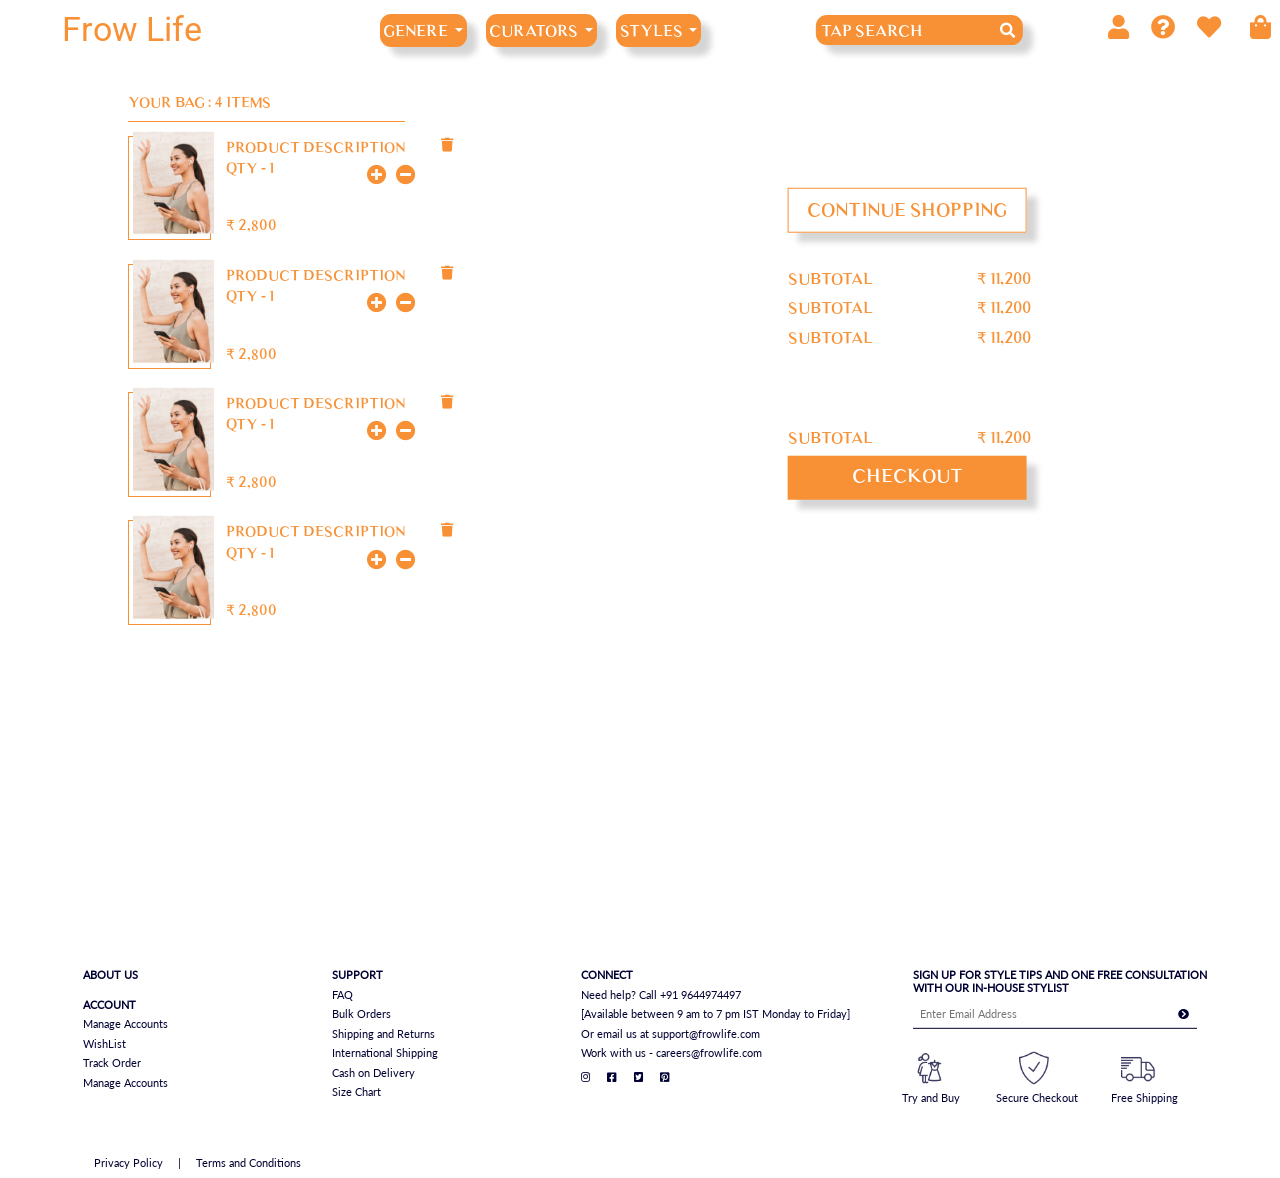
<file: checkout.html>
<!doctype html>
<html lang="en">

<head>
    <!-- Required meta tags -->
    <meta charset="utf-8">
    <meta name="viewport" content="width=device-width, initial-scale=1, shrink-to-fit=no">

    <!-- Bootstrap CSS -->
    <link rel="stylesheet" href="https://stackpath.bootstrapcdn.com/bootstrap/4.1.3/css/bootstrap.min.css" integrity="sha384-MCw98/SFnGE8fJT3GXwEOngsV7Zt27NXFoaoApmYm81iuXoPkFOJwJ8ERdknLPMO"
        crossorigin="anonymous">
    <!-- Custom Styles-->
    <link rel="stylesheet" href="css/main.css">

    <!-- font aswome-->
    <link rel="stylesheet" href="https://use.fontawesome.com/releases/v5.5.0/css/all.css" integrity="sha384-B4dIYHKNBt8Bc12p+WXckhzcICo0wtJAoU8YZTY5qE0Id1GSseTk6S+L3BlXeVIU"
        crossorigin="anonymous">

    <title>User - checkout</title>
</head>

<body>
    <nav class="navbar navbar-expand-xl">
        <a class="navbar-logo" href="#"> Frow Life</a>
        <button class="navbar-toggler" type="button" data-toggle="collapse" data-target="#navbarSupportedContent"
            aria-controls="navbarSupportedContent" aria-expanded="false" aria-label="Toggle navigation">
            <span class="navbar-toggler-icon1">
                <i class="fas fa-bars"></i>
            </span>
        </button>

        <div class="collapse navbar-collapse" id="navbarSupportedContent">
            <ul class="navbar-nav mr-auto">


                <li class="nav-item dropdown">
                    <a class="nav-link navbar-link dropdown-toggle" href="#" id="navbarDropdown" role="button"
                        data-toggle="dropdown" aria-haspopup="true" aria-expanded="false">
                        Genere
                    </a>
                    <div class="dropdown-menu" aria-labelledby="navbarDropdown">
                        <a class="dropdown-item" href="#">Action</a>
                        <a class="dropdown-item" href="#">Another action</a>
                        <div class="dropdown-divider"></div>
                        <a class="dropdown-item" href="#">Something else here</a>
                    </div>
                </li>

                <li class="nav-item dropdown">
                    <a class="nav-link navbar-link dropdown-toggle" href="#" id="navbarDropdown" role="button"
                        data-toggle="dropdown" aria-haspopup="true" aria-expanded="false">
                        curators
                    </a>
                    <div class="dropdown-menu" aria-labelledby="navbarDropdown">
                        <a class="dropdown-item" href="#">Action</a>
                        <a class="dropdown-item" href="#">Another action</a>
                        <div class="dropdown-divider"></div>
                        <a class="dropdown-item" href="#">Something else here</a>
                    </div>
                </li>

                <li class="nav-item dropdown">
                    <a class="nav-link navbar-link dropdown-toggle" href="#" id="navbarDropdown" role="button"
                        data-toggle="dropdown" aria-haspopup="true" aria-expanded="false">
                        styles
                    </a>
                    <div class="dropdown-menu" aria-labelledby="navbarDropdown">
                        <a class="dropdown-item" href="#">Action</a>
                        <a class="dropdown-item" href="#">Another action</a>
                        <div class="dropdown-divider"></div>
                        <a class="dropdown-item" href="#">Something else here</a>
                    </div>
                </li>

            </ul>
            <form class="form-inline my-2 my-lg-0">
                <input class="navbar-search " type="search" placeholder="Tap Search" aria-label="Search">
                <i class="navbar-search-btn fas fa-search"></i>
            </form>
            <ul class="navbar-icons landing-nav-icons ">
                <i class="fas fa-user"></i>
                <i class="fas fa-question-circle"></i>
                <i class="fas fa-heart"></i>
                <i class="fas fa-shopping-bag"></i>
            </ul>
        </div>
    </nav>

    <div class="checkout-wrapper">
        <div class="checkout-left">
            <h3 class="checkout-left-heading">
                Your BAg : 4 Items
            </h3>

            <div class="checkout-left-box">
                <div class="checkout-left-box-image">
                    <img src="./images//trend-style/trend-style-4.png" alt="">
                </div>
                <div class="checkout-left-box-right">
                    <div class="checkout-left-box-right-name">
                        Product Description
                    </div>
                    <div class="checkout-left-box-right-qty">
                        QTY - 1
                    </div>
                    <div class="checkout-left-box-right-qty-control">
                        <div class="checkout-left-box-right-add">
                            <i class="fa fa-plus-circle"></i>
                        </div>
                        <div class="checkout-left-box-right-minus">
                            <i class="fa fa-minus-circle"></i>

                        </div>
                    </div>
                    <div class="checkout-left-box-right-delete">
                        <i class="fa fa-trash"></i>
                    </div>
                    <div class="checkout-left-box-right-price">
                        ₹ 2,800
                    </div>
                </div>
            </div>
            <div class="checkout-left-box">
                <div class="checkout-left-box-image">
                    <img src="./images//trend-style/trend-style-4.png" alt="">
                </div>
                <div class="checkout-left-box-right">
                    <div class="checkout-left-box-right-name">
                        Product Description
                    </div>
                    <div class="checkout-left-box-right-qty">
                        QTY - 1
                    </div>
                    <div class="checkout-left-box-right-qty-control">
                        <div class="checkout-left-box-right-add">
                            <i class="fa fa-plus-circle"></i>
                        </div>
                        <div class="checkout-left-box-right-minus">
                            <i class="fa fa-minus-circle"></i>

                        </div>
                    </div>
                    <div class="checkout-left-box-right-delete">
                        <i class="fa fa-trash"></i>
                    </div>
                    <div class="checkout-left-box-right-price">
                        ₹ 2,800
                    </div>
                </div>
            </div>
            <div class="checkout-left-box">
                <div class="checkout-left-box-image">
                    <img src="./images//trend-style/trend-style-4.png" alt="">
                </div>
                <div class="checkout-left-box-right">
                    <div class="checkout-left-box-right-name">
                        Product Description
                    </div>
                    <div class="checkout-left-box-right-qty">
                        QTY - 1
                    </div>
                    <div class="checkout-left-box-right-qty-control">
                        <div class="checkout-left-box-right-add">
                            <i class="fa fa-plus-circle"></i>
                        </div>
                        <div class="checkout-left-box-right-minus">
                            <i class="fa fa-minus-circle"></i>

                        </div>
                    </div>
                    <div class="checkout-left-box-right-delete">
                        <i class="fa fa-trash"></i>
                    </div>
                    <div class="checkout-left-box-right-price">
                        ₹ 2,800
                    </div>
                </div>
            </div>

            <div class="checkout-left-box">
                <div class="checkout-left-box-image">
                    <img src="./images//trend-style/trend-style-4.png" alt="">
                </div>
                <div class="checkout-left-box-right">
                    <div class="checkout-left-box-right-name">
                        Product Description
                    </div>
                    <div class="checkout-left-box-right-qty">
                        QTY - 1
                    </div>
                    <div class="checkout-left-box-right-qty-control">
                        <div class="checkout-left-box-right-add">
                            <i class="fa fa-plus-circle"></i>
                        </div>
                        <div class="checkout-left-box-right-minus">
                            <i class="fa fa-minus-circle"></i>

                        </div>
                    </div>
                    <div class="checkout-left-box-right-delete">
                        <i class="fa fa-trash"></i>
                    </div>
                    <div class="checkout-left-box-right-price">
                        ₹ 2,800
                    </div>
                </div>
            </div>
        </div>
        <div class="checkout-right">
            <div class="checkout-right-wrapper">
                <div class="checkout-right-continue">
                    continue shopping
                </div>

                <div class="checkout-right-total">
                    <div class="checkout-right-total-text">
                        Subtotal <span> ₹ 11,200 </span>
                    </div>
                    <div class="checkout-right-total-text">
                        Subtotal <span> ₹ 11,200 </span>
                    </div>
                    <div class="checkout-right-total-text">
                        Subtotal <span> ₹ 11,200 </span>
                    </div>

                    <br><br><br>
                    <div class="checkout-right-total-text">
                            Subtotal <span> ₹ 11,200 </span>
                        </div>
                </div>

                <div class="checkout-right-checkout" onclick="signup()">
                       checkout
                    </div>
            </div>
        </div>
    </div>

    <div class="footer checkout-footer">
            <div class="footer-wrapper">
                <div class="footer-wrapper-content">
                    <div class="footer-wrapper-content-about">
                        <ul>
                            <li class="footer-wrapper-content-head">About US</li>
        
                        </ul>
                        <ul>
                            <li class="footer-wrapper-content-head"> ACCOUNT</li>
                            <li>Manage Accounts</li>
                            <li>WishList</li>
                            <li>Track Order</li>
                            <li>Manage Accounts</li>
                        </ul>
                    </div>
                    <div class="footer-wrapper-content-support">
                        <ul>
                            <li class="footer-wrapper-content-head">Support</li>
                            <li>FAQ</li>
                            <li>Bulk Orders</li>
                            <li>Shipping and Returns</li>
                            <li>International Shipping</li>
                            <li>Cash on Delivery</li>
                            <li>Size Chart</li>
                        </ul>
                    </div>
                    <div class="footer-wrapper-content-connect">
                        <ul>
                            <li class="footer-wrapper-content-head">Connect</li>
                            <li>Need help? Call +91 9644974497</li>
                            <li>[Available between 9 am to 7 pm IST Monday to Friday]</li>
                            <li>Or email us at support@frowlife.com</li>
                            <li>Work with us - careers@frowlife.com</li>
                            <li class="footer-wrapper-content-social">
                                 <i class="fab fa-instagram"></i> 
                                <i class="fab fa-facebook-square"></i> 
                                <i class="fab fa-twitter-square"></i>
                                <i class="fab fa-pinterest-square"></i>
        
                            </li>
                        </ul>
                    </div>
                    <div class="footer-wrapper-content-signup">
                        <ul>
                            <li class="footer-wrapper-content-head">
                                SIGN UP FOR STYLE TIPS AND ONE FREE CONSULTATION
                                WITH OUR IN-HOUSE STYLIST</li>
                            <li class="footer-wrapper-content-txtip">
                                <input type="text" placeholder="Enter Email Address"> <i class="fa fa-chevron-circle-right"></i>
                            </li>
        
                            <br>
        
                            <li class="footer-wrapper-content-grid">
                                <ul>
                                    <li><img src="./icons/icons8-try-and-buy-100@2x.png" alt=""></li>
                                    <li style="transform: translateX(-10%)">Try and Buy</li>
                                </ul>
                                <ul>
                                    <li><img src="./icons/icons8-protect-100@2x.png" alt=""></li>
                                    <li  style="transform: translateX(-20%)">Secure Checkout</li>
                                </ul>
                                <ul>
                                    <li><img src="./icons/icons8-in-transit-100@2x.png" alt=""></li>
                                    <li  style="transform: translateX(-10%)">Free Shipping</li>
                                </ul>
        
                            </li>
                        </ul>
                    </div>
                </div>
        
                <div class="footer-wrapper-extra-links">
                    <p>Privacy Policy &nbsp; &nbsp;  | &nbsp; &nbsp; Terms and Conditions</p>
                </div>
            </div>
        </div>

        <div class="signup hidden" id="signup">
                <i class="fa fa-times" onclick="signup()"></i>

            <div class="signup-content" id="signupContent">
                
                <div class="signup-content-heading">
                        Sign UP with FrowLife
                </div>

                <div class="signup-content-heading-small">
                        Easily Using
                </div>

                <div class="signup-content-buttonGroup">
                    <div class="signup-content-buttonGroup-fb">facebook</div>
                    <div class="signup-content-buttonGroup-google">google</div>
                </div>

                <div class="signup-content-heading-small">
                        or using email
                </div>

                <form action="" class="signup-content-form">
                    <input type="text" name="" id="" class="signup-content-input" placeholder="Your Email Adress">
                    <input type="password" name="" id="" class="signup-content-input" placeholder="Choose your password">
                    <input type="text" name="" id="" class="signup-content-input" placeholder="Your Mobile Number">
                </form>

                <div class="signup-content-register">
                    register
                </div>

                <div class="signup-content-login">
                    Already have an account?  <span onclick="showLogin()">Login!</span>
                </div>
            </div>

            <div class="signup-content hidden" id="LoginContent">
                
                <div class="signup-content-heading">
                        Login with FrowLife
                </div>

                <div class="signup-content-heading-small">
                        Easily Using
                </div>

                <div class="signup-content-buttonGroup">
                    <div class="signup-content-buttonGroup-fb">facebook</div>
                    <div class="signup-content-buttonGroup-google">google</div>
                </div>

                <div class="signup-content-heading-small">
                        or using email
                </div>

                <form action="" class="signup-content-form">
                    <input type="text" name="" id="" class="signup-content-input" placeholder="Your Email Adress">
                    <input type="password" name="" id="" class="signup-content-input" placeholder="Choose your password">
                </form>

                <div class="signup-content-register">
                    Login
                </div>

                <div class="signup-content-login">
                    New to Mysterious Affair? <span onclick="showSignup()"> Create Account! </span>
                </div>
            </div>
        </div>




        <div class="mobile-footer ">
            <div class="mobile-footer-wrapper">
                <div class="mobile-footer-wrapper-content">
                    <div class="footer-wrapper-content-about">
                        <ul>
                            <li class="footer-wrapper-content-head">About US</li>
    
                        </ul>
                        <ul>
                            <li class="footer-wrapper-content-head"> ACCOUNT</li>
                            <li>Manage Accounts</li>
                            <li>WishList</li>
                            <li>Track Order</li>
                            <li>Manage Accounts</li>
                        </ul>
                    </div>
                    <br><br>
                    <div class="footer-wrapper-content-support">
                        <ul>
                            <li class="footer-wrapper-content-head">Support</li>
                            <li>FAQ</li>
                            <li>Bulk Orders</li>
                            <li>Shipping and Returns</li>
                            <li>International Shipping</li>
                            <li>Cash on Delivery</li>
                            <li>Size Chart</li>
                        </ul>
                    </div>
                    <br><br>
                    <div class="footer-wrapper-content-connect">
                        <ul>
                            <li class="footer-wrapper-content-head">Connect</li>
                            <li>Need help? Call +91 9644974497</li>
                            <li>[Available between 9 am to 7 pm IST Monday to Friday]</li>
                            <li>Or email us at support@frowlife.com</li>
                            <li>Work with us - careers@frowlife.com</li>
                            <li class="footer-wrapper-content-social">
                                <i class="fab fa-instagram"></i>
                                <i class="fab fa-facebook-square"></i>
                                <i class="fab fa-twitter-square"></i>
                                <i class="fab fa-pinterest-square"></i>
    
                            </li>
                        </ul>
                    </div>
                    <br><br>
                    <div class="footer-wrapper-content-signup">
                        <ul>
                            <li class="footer-wrapper-content-head">
                                SIGN UP FOR STYLE TIPS AND ONE FREE CONSULTATION
                                WITH OUR IN-HOUSE STYLIST</li>
                            <li class="footer-wrapper-content-txtip">
                                <input type="text" placeholder="Enter Email Address"> <i class="fa fa-chevron-circle-right"></i>
                            </li>
    
                            <br>
    
                            <li class="footer-wrapper-content-grid">
                                <ul>
                                    <li><img src="./icons/icons8-try-and-buy-100@2x.png" alt=""></li>
                                    <li style="transform: translateX(-10%)">Try and Buy</li>
                                </ul>
                                <ul>
                                    <li><img src="./icons/icons8-protect-100@2x.png" alt=""></li>
                                    <li style="transform: translateX(-20%)">Secure Checkout</li>
                                </ul>
                                <ul>
                                    <li><img src="./icons/icons8-in-transit-100@2x.png" alt=""></li>
                                    <li style="transform: translateX(-10%)">Free Shipping</li>
                                </ul>
    
                            </li>
                        </ul>
                    </div>
                    <br><br>
                </div>
    
                <div class="mobile-footer-wrapper-extra-links">
                    <p>Privacy Policy &nbsp; &nbsp; | &nbsp; &nbsp; Terms and Conditions</p>
                </div>
            </div>
        </div>
    <!-- Optional JavaScript -->
    <script>
   let signup = function(){
        if(document.getElementById("signup").classList.contains("hidden"))
            document.getElementById("signup").classList.remove("hidden");
        else
              document.getElementById("signup").classList.add("hidden");
   }

   showLogin = function(){
       document.getElementById("signupContent").classList.add("hidden");
       document.getElementById("LoginContent").classList.remove("hidden");

   }

   showSignup = function(){
    document.getElementById("LoginContent").classList.add("hidden");
       document.getElementById("signupContent").classList.remove("hidden");
   }

   showBag = function(){
    if(document.getElementById("cartBg").classList.contains("hidden"))
         {   document.getElementById("cartBg").classList.remove("hidden");
            setTimeout(function(){
                document.getElementById("cartCont").classList.remove("hidden");
            },500)
         }
        else
              document.getElementById("cartBg").classList.add("hidden");
              document.getElementById("cartCont").classList.add("hidden");
   }
    </script>
    <!-- jQuery first, then Popper.js, then Bootstrap JS -->
    <script src="https://code.jquery.com/jquery-3.3.1.slim.min.js" integrity="sha384-q8i/X+965DzO0rT7abK41JStQIAqVgRVzpbzo5smXKp4YfRvH+8abtTE1Pi6jizo"
        crossorigin="anonymous"></script>
    <script src="https://cdnjs.cloudflare.com/ajax/libs/popper.js/1.14.3/umd/popper.min.js" integrity="sha384-ZMP7rVo3mIykV+2+9J3UJ46jBk0WLaUAdn689aCwoqbBJiSnjAK/l8WvCWPIPm49"
        crossorigin="anonymous"></script>
    <script src="https://stackpath.bootstrapcdn.com/bootstrap/4.1.3/js/bootstrap.min.js" integrity="sha384-ChfqqxuZUCnJSK3+MXmPNIyE6ZbWh2IMqE241rYiqJxyMiZ6OW/JmZQ5stwEULTy"
        crossorigin="anonymous"></script>
</body>

</html>
</file>
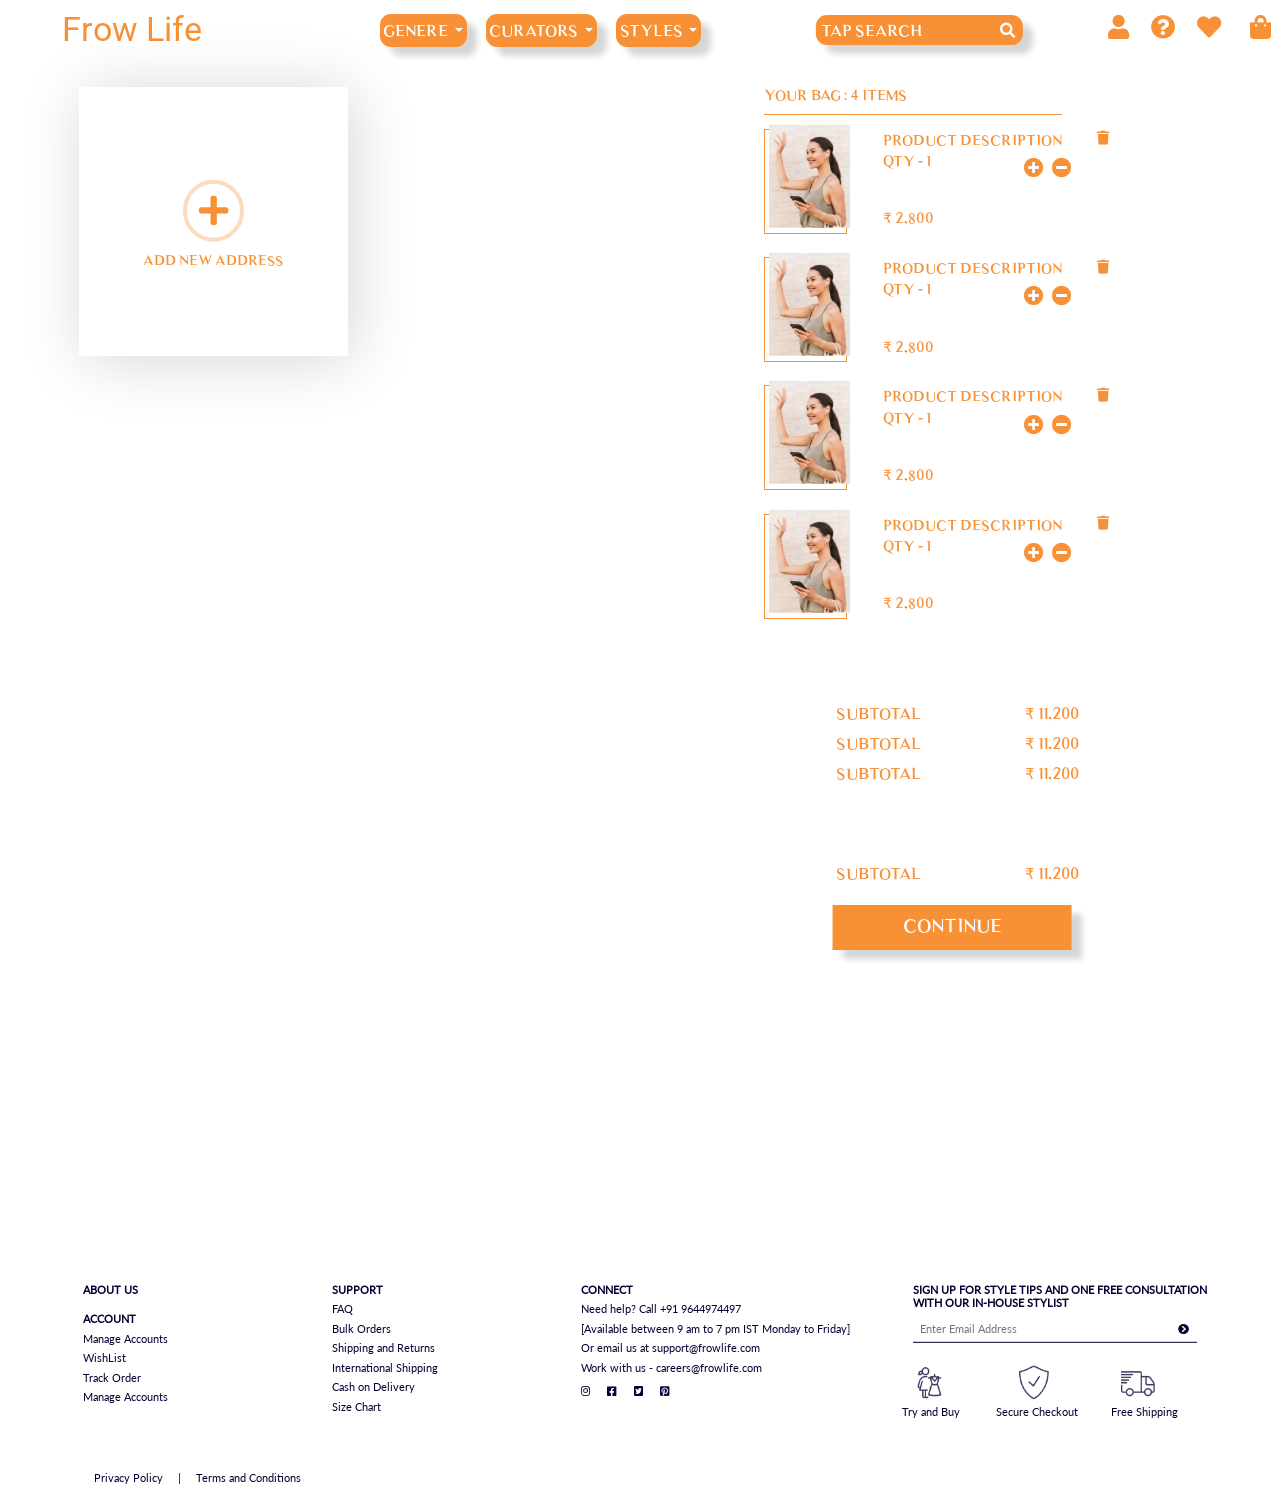
<file: checkoutAddress.html>
<!doctype html>
<html lang="en">

<head>
    <!-- Required meta tags -->
    <meta charset="utf-8">
    <meta name="viewport" content="width=device-width, initial-scale=1, shrink-to-fit=no">

    <!-- Bootstrap CSS -->
    <link rel="stylesheet" href="https://stackpath.bootstrapcdn.com/bootstrap/4.1.3/css/bootstrap.min.css" integrity="sha384-MCw98/SFnGE8fJT3GXwEOngsV7Zt27NXFoaoApmYm81iuXoPkFOJwJ8ERdknLPMO"
        crossorigin="anonymous">
    <!-- Custom Styles-->
    <link rel="stylesheet" href="css/main.css">

    <!-- font aswome-->
    <link rel="stylesheet" href="https://use.fontawesome.com/releases/v5.5.0/css/all.css" integrity="sha384-B4dIYHKNBt8Bc12p+WXckhzcICo0wtJAoU8YZTY5qE0Id1GSseTk6S+L3BlXeVIU"
        crossorigin="anonymous">

    <title>User - checkout</title>
</head>

<body>
    <nav class="navbar navbar-expand-xl">
        <a class="navbar-logo" href="#"> Frow Life</a>
        <button class="navbar-toggler" type="button" data-toggle="collapse" data-target="#navbarSupportedContent"
            aria-controls="navbarSupportedContent" aria-expanded="false" aria-label="Toggle navigation">
            <span class="navbar-toggler-icon1">
                <i class="fas fa-bars"></i>
            </span>
        </button>

        <div class="collapse navbar-collapse" id="navbarSupportedContent">
            <ul class="navbar-nav mr-auto">


                <li class="nav-item dropdown">
                    <a class="nav-link navbar-link dropdown-toggle" href="#" id="navbarDropdown" role="button"
                        data-toggle="dropdown" aria-haspopup="true" aria-expanded="false">
                        Genere
                    </a>
                    <div class="dropdown-menu" aria-labelledby="navbarDropdown">
                        <a class="dropdown-item" href="#">Action</a>
                        <a class="dropdown-item" href="#">Another action</a>
                        <div class="dropdown-divider"></div>
                        <a class="dropdown-item" href="#">Something else here</a>
                    </div>
                </li>

                <li class="nav-item dropdown">
                    <a class="nav-link navbar-link dropdown-toggle" href="#" id="navbarDropdown" role="button"
                        data-toggle="dropdown" aria-haspopup="true" aria-expanded="false">
                        curators
                    </a>
                    <div class="dropdown-menu" aria-labelledby="navbarDropdown">
                        <a class="dropdown-item" href="#">Action</a>
                        <a class="dropdown-item" href="#">Another action</a>
                        <div class="dropdown-divider"></div>
                        <a class="dropdown-item" href="#">Something else here</a>
                    </div>
                </li>

                <li class="nav-item dropdown">
                    <a class="nav-link navbar-link dropdown-toggle" href="#" id="navbarDropdown" role="button"
                        data-toggle="dropdown" aria-haspopup="true" aria-expanded="false">
                        styles
                    </a>
                    <div class="dropdown-menu" aria-labelledby="navbarDropdown">
                        <a class="dropdown-item" href="#">Action</a>
                        <a class="dropdown-item" href="#">Another action</a>
                        <div class="dropdown-divider"></div>
                        <a class="dropdown-item" href="#">Something else here</a>
                    </div>
                </li>

            </ul>
            <form class="form-inline my-2 my-lg-0">
                <input class="navbar-search " type="search" placeholder="Tap Search" aria-label="Search">
                <i class="navbar-search-btn fas fa-search"></i>
            </form>
            <ul class="navbar-icons landing-nav-icons ">
                <i class="fas fa-user"></i>
                <i class="fas fa-question-circle"></i>
                <i class="fas fa-heart"></i>
                <i class="fas fa-shopping-bag" onClick="showBag()"></i>
            </ul>
            <div class="navbar-cart hidden" id="cartBg">
                <img src="./images/cart-bg.png" alt="">
                <div class="navbar-cart-contents hidden" id="cartCont">

                    <div class="navbar-cart-contents-items">Your BAg : 1 Item</div>
                    <div class="navbar-cart-contents-body">
                        <div class="navbar-cart-contents-body-image">
                            <img src="./images/trend-style/trend-style-4.png" alt="">
                        </div>
                        <div class="navbar-cart-contents-body-right">
                            <div class="navbar-cart-contents-body-right-contents">
                                Product Description
                            </div>
                            <div class="navbar-cart-contents-body-right-qty">
                                QTY - 1
                            </div>
                            <div class="navbar-cart-contents-body-right-close">X</div>
                            <div class="navbar-cart-contents-body-right-incdec">
                                <div class="navbar-cart-contents-body-right-add">+</div>
                                <div class="navbar-cart-contents-body-right-minus">-</div>
                            </div>
                            <div class="navbar-cart-contents-body-right-price">₹ 2,800</div>
                            <div class="navbar-cart-contents-body-right-btn">checkout</div>

                        </div>


                    </div>
                </div>
            </div>
        </div>
        
    </nav>

    <div class="checkout-address-wrapper row ">
        <div class="checkout-address-left col-md-7">
            <div class="checkout-address-left-wrapper row">

                <div class="col hidden" id="addressCard">
                    <div class="checkout-address-left-box creamBackground ">
                        <div class="checkout-address-left-box-name">
                            Samantha Jane <span> (Default)</span>

                        </div>
                        <div class="checkout-address-left-box-address">
                            B 35 Right street Apartments <br>
                            2nd Main, KR Gardens,<br>
                            MurgeshPAllya <br>
                            Bangalore 560017 <br>
                            Karnataka <br>

                        </div>
                        <div class="checkout-address-left-box-phone">+91 8085264222
                        </div>
                        <div class="checkout-address-left-box-cod">
                            Cash on Delivery available
                        </div>
                        <div class="checkout-address-left-box-foot">
                            <div class="checkout-address-left-box-foot-remove">Remove</div>
                            <div class="checkout-address-left-box-foot-edit">Edit</div>

                        </div>
                    </div>
                </div>
                <div class="col ">
                    <div class="checkout-address-left-box">
                        <div class="checkout-address-left-box-circle" onclick="addAddress()">
                            <i class="fa fa-plus"></i>
                        </div>
                        <div class="checkout-address-left-box-text">
                            Add New Address
                        </div>
                    </div>
                </div>
            </div>

        </div>
        <div class="col-md-3">
            <h3 class="checkout-left-heading">
                Your BAg : 4 Items
            </h3>

            <div class="checkout-left-box">
                <div class="checkout-left-box-image">
                    <img src="./images//trend-style/trend-style-4.png" alt="">
                </div>
                <div class="checkout-left-box-right">
                    <div class="checkout-left-box-right-name">
                        Product Description
                    </div>
                    <div class="checkout-left-box-right-qty">
                        QTY - 1
                    </div>
                    <div class="checkout-left-box-right-qty-control">
                        <div class="checkout-left-box-right-add">
                            <i class="fa fa-plus-circle"></i>
                        </div>
                        <div class="checkout-left-box-right-minus">
                            <i class="fa fa-minus-circle"></i>

                        </div>
                    </div>
                    <div class="checkout-left-box-right-delete">
                        <i class="fa fa-trash"></i>
                    </div>
                    <div class="checkout-left-box-right-price">
                        ₹ 2,800
                    </div>
                </div>
            </div>
            <div class="checkout-left-box">
                <div class="checkout-left-box-image">
                    <img src="./images//trend-style/trend-style-4.png" alt="">
                </div>
                <div class="checkout-left-box-right">
                    <div class="checkout-left-box-right-name">
                        Product Description
                    </div>
                    <div class="checkout-left-box-right-qty">
                        QTY - 1
                    </div>
                    <div class="checkout-left-box-right-qty-control">
                        <div class="checkout-left-box-right-add">
                            <i class="fa fa-plus-circle"></i>
                        </div>
                        <div class="checkout-left-box-right-minus">
                            <i class="fa fa-minus-circle"></i>

                        </div>
                    </div>
                    <div class="checkout-left-box-right-delete">
                        <i class="fa fa-trash"></i>
                    </div>
                    <div class="checkout-left-box-right-price">
                        ₹ 2,800
                    </div>
                </div>
            </div>
            <div class="checkout-left-box">
                <div class="checkout-left-box-image">
                    <img src="./images//trend-style/trend-style-4.png" alt="">
                </div>
                <div class="checkout-left-box-right">
                    <div class="checkout-left-box-right-name">
                        Product Description
                    </div>
                    <div class="checkout-left-box-right-qty">
                        QTY - 1
                    </div>
                    <div class="checkout-left-box-right-qty-control">
                        <div class="checkout-left-box-right-add">
                            <i class="fa fa-plus-circle"></i>
                        </div>
                        <div class="checkout-left-box-right-minus">
                            <i class="fa fa-minus-circle"></i>

                        </div>
                    </div>
                    <div class="checkout-left-box-right-delete">
                        <i class="fa fa-trash"></i>
                    </div>
                    <div class="checkout-left-box-right-price">
                        ₹ 2,800
                    </div>
                </div>
            </div>

            <div class="checkout-left-box">
                <div class="checkout-left-box-image">
                    <img src="./images//trend-style/trend-style-4.png" alt="">
                </div>
                <div class="checkout-left-box-right">
                    <div class="checkout-left-box-right-name">
                        Product Description
                    </div>
                    <div class="checkout-left-box-right-qty">
                        QTY - 1
                    </div>
                    <div class="checkout-left-box-right-qty-control">
                        <div class="checkout-left-box-right-add">
                            <i class="fa fa-plus-circle"></i>
                        </div>
                        <div class="checkout-left-box-right-minus">
                            <i class="fa fa-minus-circle"></i>

                        </div>
                    </div>
                    <div class="checkout-left-box-right-delete">
                        <i class="fa fa-trash"></i>
                    </div>
                    <div class="checkout-left-box-right-price">
                        ₹ 2,800
                    </div>
                </div>
            </div>
            <br><br><br><br>
            <div class="checkout-address-wrapper-continue">


                <div class="checkout-right-total">
                    <div class="checkout-right-total-text">
                        Subtotal <span> ₹ 11,200 </span>
                    </div>
                    <div class="checkout-right-total-text">
                        Subtotal <span> ₹ 11,200 </span>
                    </div>
                    <div class="checkout-right-total-text">
                        Subtotal <span> ₹ 11,200 </span>
                    </div>

                    <br><br><br>
                    <div class="checkout-right-total-text">
                        Subtotal <span> ₹ 11,200 </span>
                    </div>
                </div>

                <div class="checkout-right-checkout checkout-address-wrapper-continue-checkout">
                    continue
                </div>
            </div>
        </div>
    </div>



    <div class="footer checkout-footer">
        <div class="footer-wrapper">
            <div class="footer-wrapper-content">
                <div class="footer-wrapper-content-about">
                    <ul>
                        <li class="footer-wrapper-content-head">About US</li>

                    </ul>
                    <ul>
                        <li class="footer-wrapper-content-head"> ACCOUNT</li>
                        <li>Manage Accounts</li>
                        <li>WishList</li>
                        <li>Track Order</li>
                        <li>Manage Accounts</li>
                    </ul>
                </div>
                <div class="footer-wrapper-content-support">
                    <ul>
                        <li class="footer-wrapper-content-head">Support</li>
                        <li>FAQ</li>
                        <li>Bulk Orders</li>
                        <li>Shipping and Returns</li>
                        <li>International Shipping</li>
                        <li>Cash on Delivery</li>
                        <li>Size Chart</li>
                    </ul>
                </div>
                <div class="footer-wrapper-content-connect">
                    <ul>
                        <li class="footer-wrapper-content-head">Connect</li>
                        <li>Need help? Call +91 9644974497</li>
                        <li>[Available between 9 am to 7 pm IST Monday to Friday]</li>
                        <li>Or email us at support@frowlife.com</li>
                        <li>Work with us - careers@frowlife.com</li>
                        <li class="footer-wrapper-content-social">
                            <i class="fab fa-instagram"></i>
                            <i class="fab fa-facebook-square"></i>
                            <i class="fab fa-twitter-square"></i>
                            <i class="fab fa-pinterest-square"></i>

                        </li>
                    </ul>
                </div>
                <div class="footer-wrapper-content-signup">
                    <ul>
                        <li class="footer-wrapper-content-head">
                            SIGN UP FOR STYLE TIPS AND ONE FREE CONSULTATION
                            WITH OUR IN-HOUSE STYLIST</li>
                        <li class="footer-wrapper-content-txtip">
                            <input type="text" placeholder="Enter Email Address"> <i class="fa fa-chevron-circle-right"></i>
                        </li>

                        <br>

                        <li class="footer-wrapper-content-grid">
                            <ul>
                                <li><img src="./icons/icons8-try-and-buy-100@2x.png" alt=""></li>
                                <li style="transform: translateX(-10%)">Try and Buy</li>
                            </ul>
                            <ul>
                                <li><img src="./icons/icons8-protect-100@2x.png" alt=""></li>
                                <li style="transform: translateX(-20%)">Secure Checkout</li>
                            </ul>
                            <ul>
                                <li><img src="./icons/icons8-in-transit-100@2x.png" alt=""></li>
                                <li style="transform: translateX(-10%)">Free Shipping</li>
                            </ul>

                        </li>
                    </ul>
                </div>
            </div>

            <div class="footer-wrapper-extra-links">
                <p>Privacy Policy &nbsp; &nbsp; | &nbsp; &nbsp; Terms and Conditions</p>
            </div>
        </div>
    </div>

    <div class="address signup hidden" id="address">
        <i class="fa fa-times" onclick="addAddress()"></i>
        <div class="signup-content address-content" id="LoginContent">
            <div class="signup-content-heading">
                add new delivery address
            </div>
            <form action="" class="signup-content-form">
                <input type="text" name="" id="" class="signup-content-input" placeholder="Pin Code*">
                <input type="text" name="" id="" class="signup-content-input" placeholder="Locality/Town*">
                <input type="text" name="" id="" class="signup-content-input" placeholder="City/District*">
                <input type="text" name="" id="" class="signup-content-input" placeholder="State*">
                <input type="text" name="" id="" class="signup-content-input" placeholder="Name*">
                <input type="text" name="" id="" class="signup-content-input" placeholder="Address*">
                <input type="text" name="" id="" class="signup-content-input" placeholder="Mobile No.*">

            </form>
            <div class=" address-content-heading-small signup-content-heading-small">
                Type Of Address*
            </div>
            <div class="address-content-radio">
                <input type="radio" name="address" id=""> <label for="">Home</label>
                <input type="radio" name="address" id=""><label for="">Office/Commercial</label>

            </div>

            <div class="address-content-checkbox">
                <input type="checkbox" name="" id=""> Make this my default adress
            </div>

            <div class="address-content-submit signup-content-register" onclick="showAddress()">
                submit
            </div>
        </div>
    </div>
    <!-- Optional JavaScript -->
    <script>
        let addAddress = function () {
            if (document.getElementById("address").classList.contains("hidden"))
                document.getElementById("address").classList.remove("hidden");
            else
                document.getElementById("address").classList.add("hidden");
        }

        showAddress = function () {
            document.getElementById("address").classList.add("hidden");
            document.getElementById("addressCard").classList.remove("hidden");
        }

        showBag = function(){
    if(document.getElementById("cartBg").classList.contains("hidden"))
         {   document.getElementById("cartBg").classList.remove("hidden");
            setTimeout(function(){
                document.getElementById("cartCont").classList.remove("hidden");
            },500)
         }
        else
              document.getElementById("cartBg").classList.add("hidden");
              document.getElementById("cartCont").classList.add("hidden");
   }
    </script>
    <!-- jQuery first, then Popper.js, then Bootstrap JS -->
    <script src="https://code.jquery.com/jquery-3.3.1.slim.min.js" integrity="sha384-q8i/X+965DzO0rT7abK41JStQIAqVgRVzpbzo5smXKp4YfRvH+8abtTE1Pi6jizo"
        crossorigin="anonymous"></script>
    <script src="https://cdnjs.cloudflare.com/ajax/libs/popper.js/1.14.3/umd/popper.min.js" integrity="sha384-ZMP7rVo3mIykV+2+9J3UJ46jBk0WLaUAdn689aCwoqbBJiSnjAK/l8WvCWPIPm49"
        crossorigin="anonymous"></script>
    <script src="https://stackpath.bootstrapcdn.com/bootstrap/4.1.3/js/bootstrap.min.js" integrity="sha384-ChfqqxuZUCnJSK3+MXmPNIyE6ZbWh2IMqE241rYiqJxyMiZ6OW/JmZQ5stwEULTy"
        crossorigin="anonymous"></script>
</body>

</html>
</file>
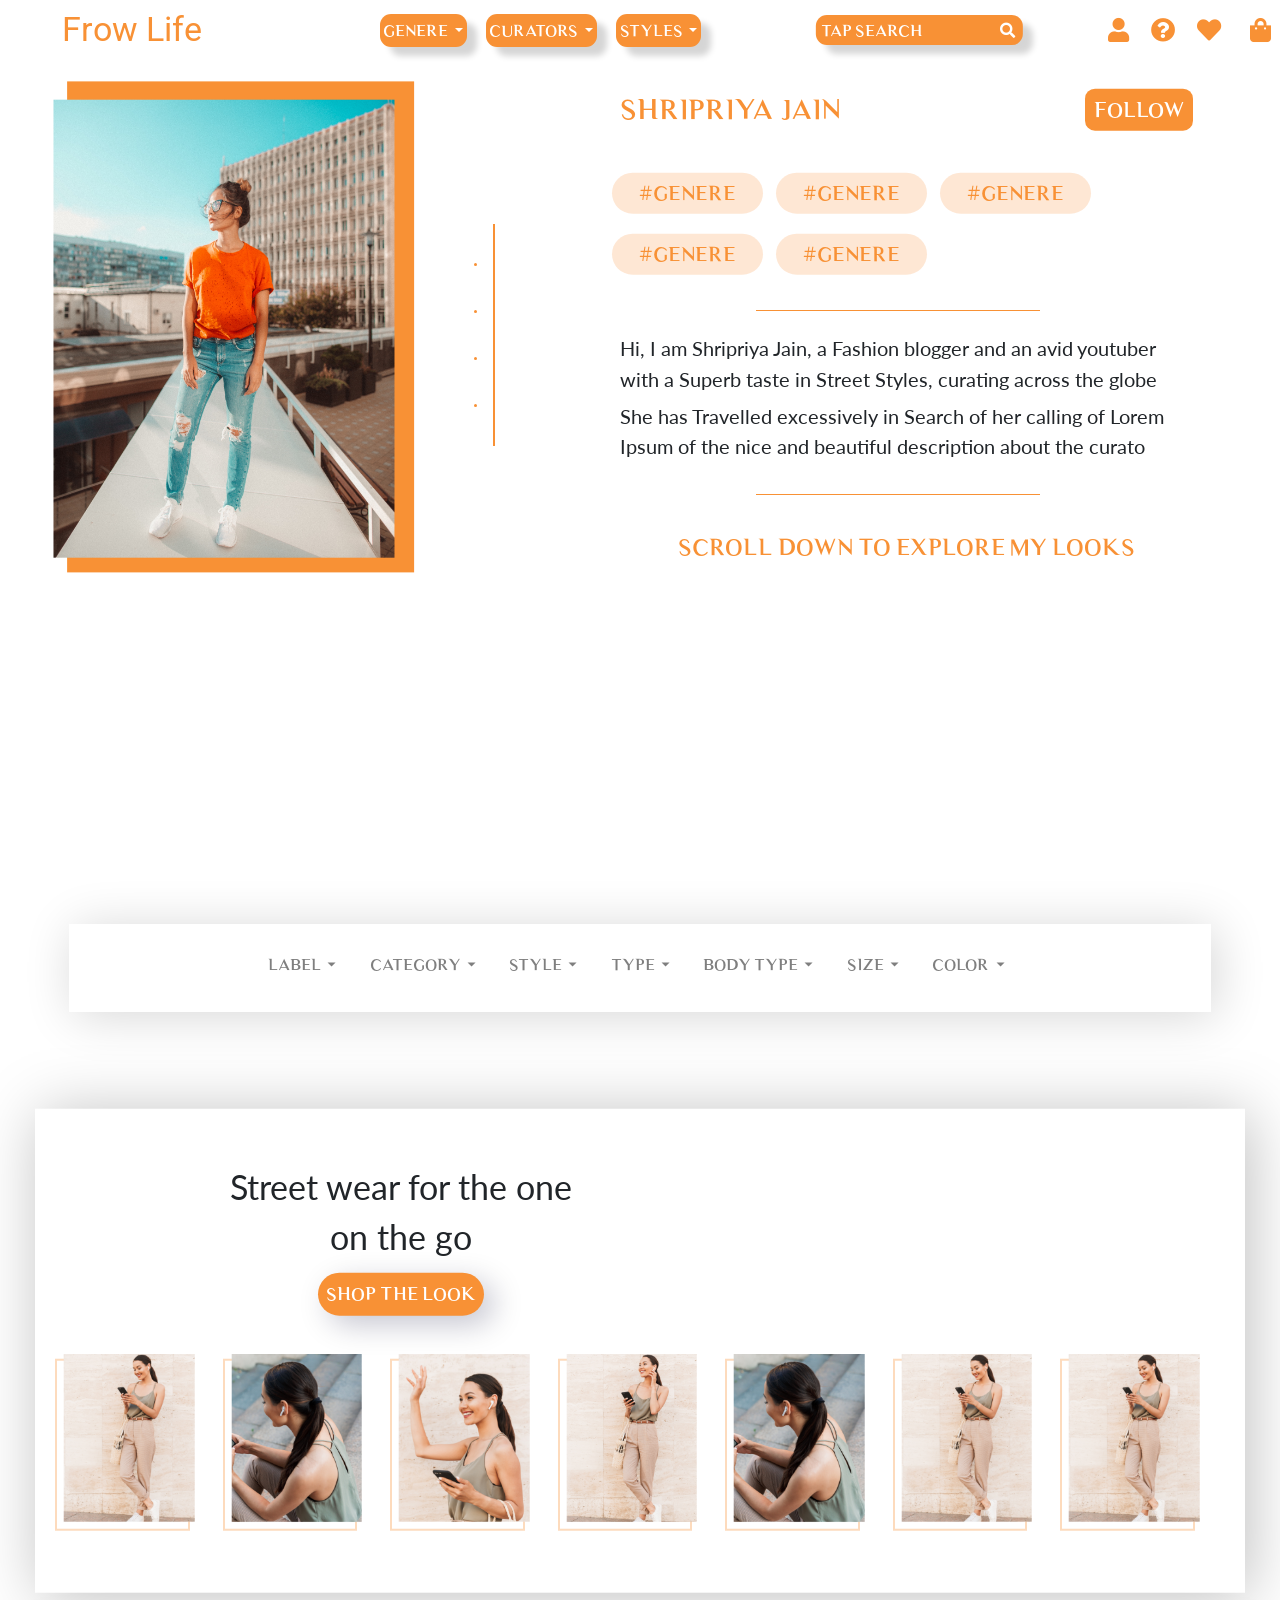
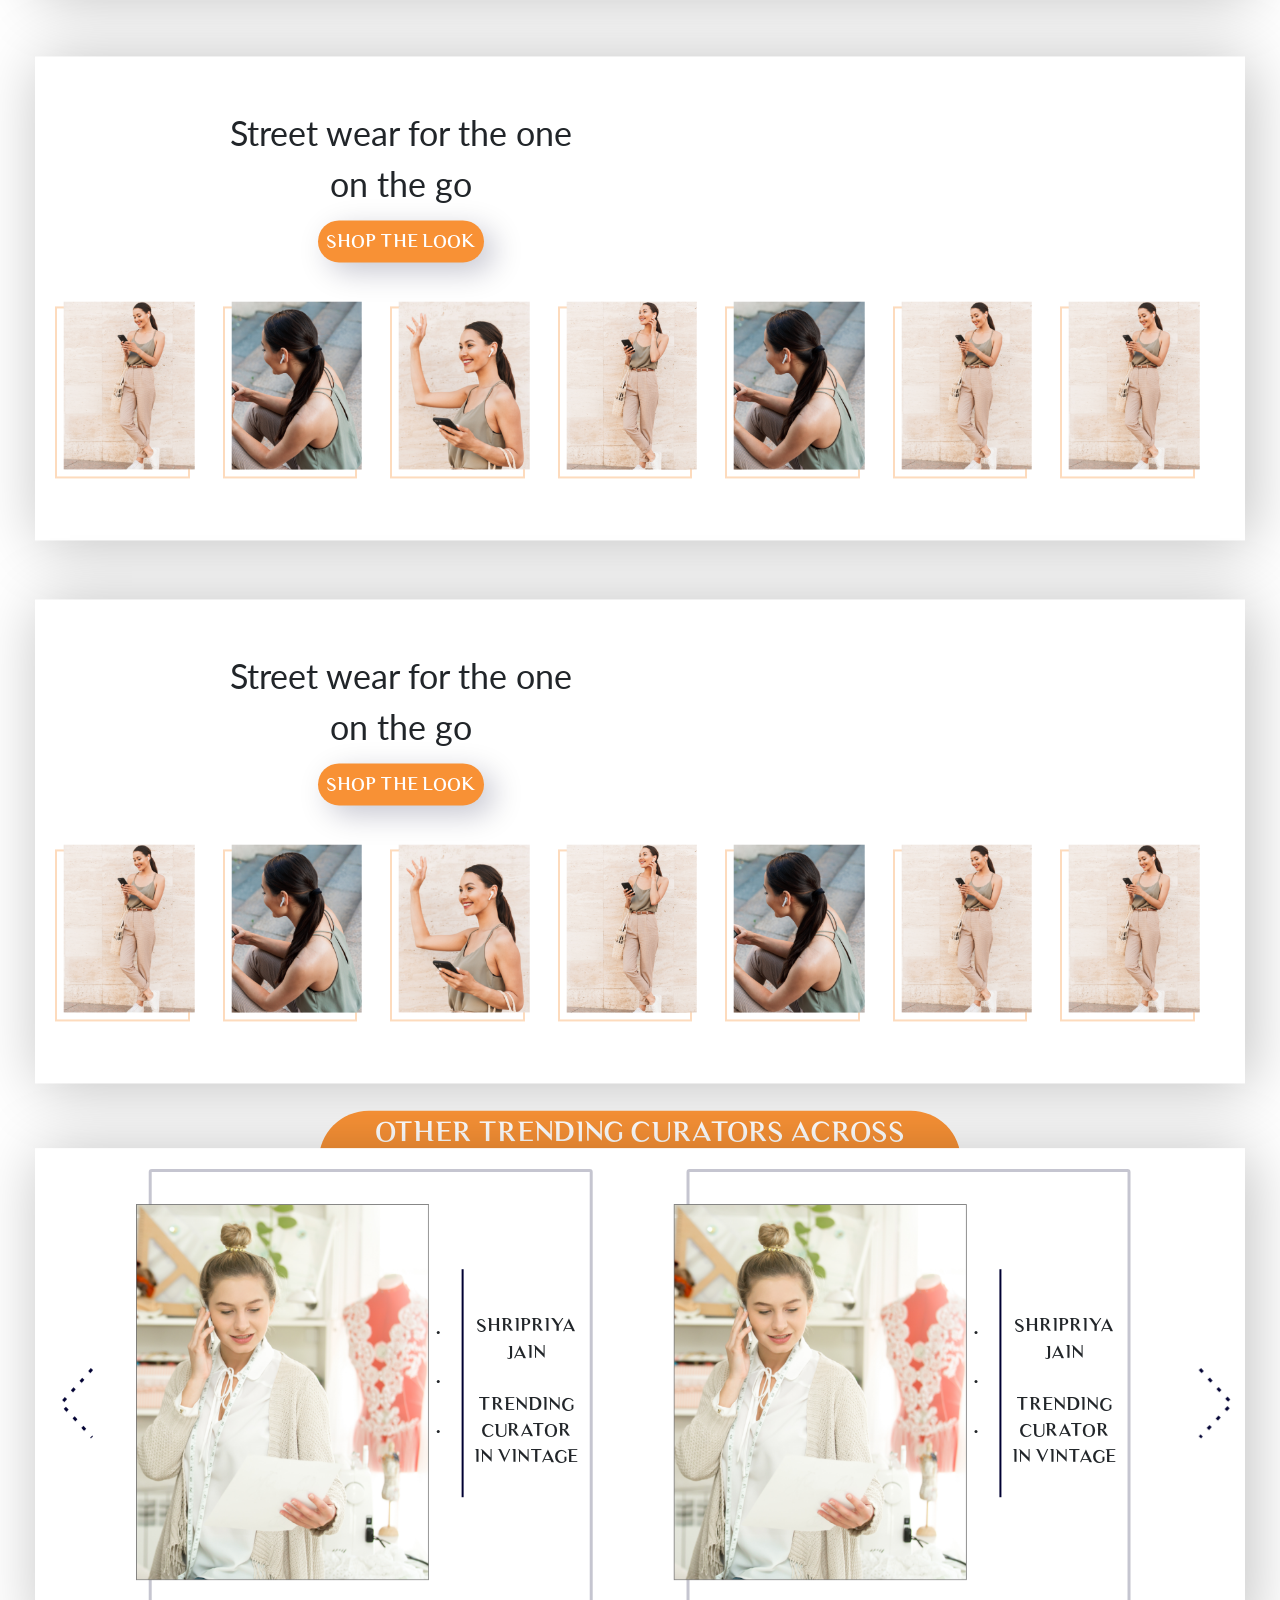
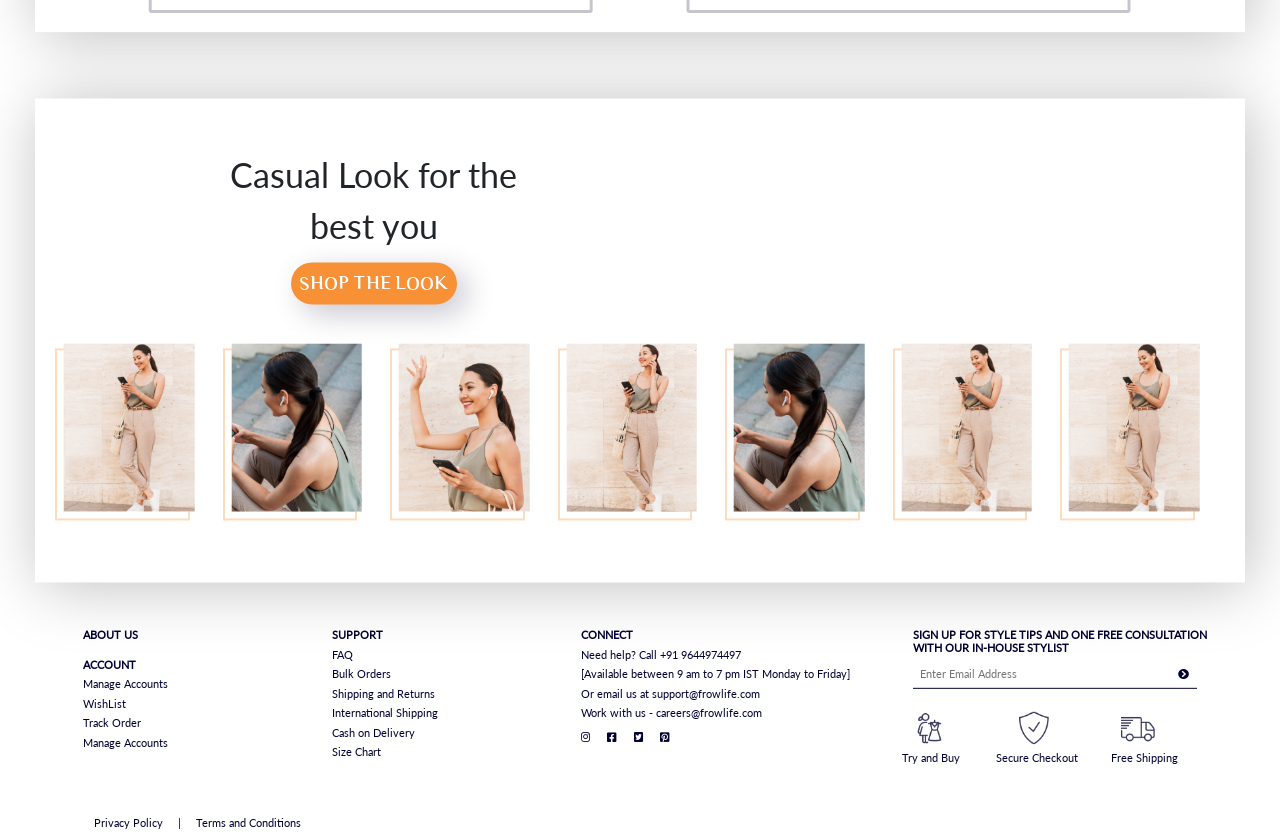
<file: curator.html>
<!doctype html>
<html lang="en">

<head>
    <!-- Required meta tags -->
    <meta charset="utf-8">
    <meta name="viewport" content="width=device-width, initial-scale=1, shrink-to-fit=no">

    <!-- Bootstrap CSS -->
    <link rel="stylesheet" href="https://maxcdn.bootstrapcdn.com/bootstrap/4.0.0/css/bootstrap.min.css" integrity="sha384-Gn5384xqQ1aoWXA+058RXPxPg6fy4IWvTNh0E263XmFcJlSAwiGgFAW/dAiS6JXm"
        crossorigin="anonymous">

    <!-- Custom Styles-->
    <link rel="stylesheet" href="css/main.css">

    <!-- font aswome-->
    <link rel="stylesheet" href="https://use.fontawesome.com/releases/v5.5.0/css/all.css" integrity="sha384-B4dIYHKNBt8Bc12p+WXckhzcICo0wtJAoU8YZTY5qE0Id1GSseTk6S+L3BlXeVIU"
        crossorigin="anonymous">


    <title>User - Curator page</title>
</head>

<body>

    <nav class="navbar navbar-expand-xl">
        <a class="navbar-logo" href="#"> Frow Life</a>
        <button class="navbar-toggler" type="button" data-toggle="collapse" data-target="#navbarSupportedContent"
            aria-controls="navbarSupportedContent" aria-expanded="false" aria-label="Toggle navigation">
            <span class="navbar-toggler-icon1">
                <i class="fas fa-bars"></i>
            </span>
        </button>

        <div class="collapse navbar-collapse" id="navbarSupportedContent">
            <ul class="navbar-nav mr-auto">


                <li class="nav-item dropdown">
                    <a class="nav-link navbar-link dropdown-toggle" href="#" id="navbarDropdown" role="button"
                        data-toggle="dropdown" aria-haspopup="true" aria-expanded="false">
                        Genere
                    </a>
                    <div class="dropdown-menu" aria-labelledby="navbarDropdown">
                        <a class="dropdown-item" href="#">Action</a>
                        <a class="dropdown-item" href="#">Another action</a>
                        <div class="dropdown-divider"></div>
                        <a class="dropdown-item" href="#">Something else here</a>
                    </div>
                </li>

                <li class="nav-item dropdown">
                    <a class="nav-link navbar-link dropdown-toggle" href="#" id="navbarDropdown" role="button"
                        data-toggle="dropdown" aria-haspopup="true" aria-expanded="false">
                        curators
                    </a>
                    <div class="dropdown-menu" aria-labelledby="navbarDropdown">
                        <a class="dropdown-item" href="#">Action</a>
                        <a class="dropdown-item" href="#">Another action</a>
                        <div class="dropdown-divider"></div>
                        <a class="dropdown-item" href="#">Something else here</a>
                    </div>
                </li>

                <li class="nav-item dropdown">
                    <a class="nav-link navbar-link dropdown-toggle" href="#" id="navbarDropdown" role="button"
                        data-toggle="dropdown" aria-haspopup="true" aria-expanded="false">
                        styles
                    </a>
                    <div class="dropdown-menu" aria-labelledby="navbarDropdown">
                        <a class="dropdown-item" href="#">Action</a>
                        <a class="dropdown-item" href="#">Another action</a>
                        <div class="dropdown-divider"></div>
                        <a class="dropdown-item" href="#">Something else here</a>
                    </div>
                </li>

            </ul>
            <form class="form-inline my-2 my-lg-0">
                <input class="navbar-search " type="search" placeholder="Tap Search" aria-label="Search">
                <i class="navbar-search-btn fas fa-search"></i>
            </form>

            <div class="navbar-icons landing-nav-icons ">
                <i class="fas fa-user"></i>
                <i class="fas fa-question-circle"></i>
                <i class="fas fa-heart"></i>
                <i class="fas fa-shopping-bag"></i>
            </div>
        </div>
    </nav>

    <div class="curatorPage-hero container">
        <div class="row">
            <div class="col-md-5 mobile-curatorPage-hero-img">
                <div class="curatorPage-hero-image-wrapper">
                    <img src="./images/curator/jamakassi-364678-unsplash@2x.png" alt="">
                </div>

                <ul class="curatorPage-hero-image-dots">
                    <li></li>
                    <li></li>
                    <li></li>
                    <li></li>
                </ul>
            </div>
            <div class="col-md-7 curatorPage-hero-right-desktop">
                <div class="curatorPage-hero-title">
                    <div class="curatorPage-hero-title-name">Shripriya Jain</div>
                    <button class="curatorPage-hero-title-followbtn">Follow</button>
                </div>

                <div class="curatorPage-hero-tags-wrapper">
                    <div class="row curatorPage-hero-tags-row">
                        <div class="col-md-3 curatorPage-hero-tags"> #genere </div>
                        <div class="col-md-3 curatorPage-hero-tags"> #genere </div>
                        <div class="col-md-3 curatorPage-hero-tags"> #genere </div>
                        <div class="col-md-3 curatorPage-hero-tags"> #genere </div>
                        <div class="col-md-3 curatorPage-hero-tags"> #genere </div>




                    </div>
                </div>
                <div class="curatorPage-hero-divider curatorPage-hero-divider-top"> </div>
                <div class="curatorPage-hero-text">
                    <p class="curatorPage-hero-text-p1">Hi, I am Shripriya Jain, a Fashion blogger and an avid
                        youtuber with a Superb taste in Street Styles, curating
                        across the globe</p>
                    <p class="curatorPage-hero-text-p2">
                        She has Travelled excessively in Search of her calling
                        of Lorem Ipsum of the nice and beautiful description about
                        the curato
                    </p>

                </div>

                <div class="curatorPage-hero-divider curatorPage-hero-divider-bottom"> </div>
                <div class="curatorPage-hero-scroll">Scroll Down to Explore My Looks</div>
            </div>
            <!-- ------------------------------------------------- Mobile version -------------------------------------------------------------------------------- -->

            <div class="mobile-curatorPage mobile-curatorPage-box">
                <div class="mobile-curatorPage-hero-title">
                    <div class="curatorPage-hero-title-name">Shripriya Jain</div>
                    <button class="curatorPage-hero-title-followbtn">Follow</button>
                </div>
                <div class="mobile-curatorPage-hero-text">
                    <p class="curatorPage-hero-text-p1">
                        <br><br>
                        Hi, I am Shripriya Jain, a Fashion blogger and an avid
                        youtuber with a Superb taste in Street Styles, curating
                        across the globe</p>
                    <p class="curatorPage-hero-text-p2">
                        She has Travelled excessively in Search of her calling
                        of Lorem Ipsum of the nice and beautiful description about
                        the curato
                    </p>

                </div>

                <div class="mobile-curatorPage-hero-tags-wrapper">
                    <div class="row ">
                        <div class="col curatorPage-hero-tags"> #genere </div>
                        <div class="col curatorPage-hero-tags"> #genere </div>
                        <div class="col curatorPage-hero-tags"> #genere </div>
                        <div class="col curatorPage-hero-tags"> #genere </div>
                        <div class="col curatorPage-hero-tags"> #genere </div>
                    </div>
                </div>

                <div class="mobile-curatorPage-hero-scroll">Scroll Down to Explore My Looks</div>

            </div>
            <!-- ------------------------------------------------- Mobile version -------------------------------------------------------------------------------- -->

        </div>


    </div>

    <div class="curatorPage-nav">
        <nav class="navbar curatorPage-nav-navbar navbar-expand-lg navbar-light ">
            <button class="navbar-toggler" type="button" data-toggle="collapse" data-target="#navbarSupportedContent"
                aria-controls="navbarSupportedContent" aria-expanded="false" aria-label="Toggle navigation">
                <span class="navbar-toggler-icon"></span>
            </button>

            <div class="collapse navbar-collapse" id="navbarSupportedContent">
                <ul class="navbar-nav mr-auto">

                    <li class="nav-item dropdown">
                        <a class="nav-link dropdown-toggle curatorPage-nav-link" href="#" id="navbarDropdown" role="button"
                            data-toggle="dropdown" aria-haspopup="true" aria-expanded="false">
                            label
                        </a>
                        <div class="dropdown-menu" aria-labelledby="navbarDropdown">
                            <a class="dropdown-item" href="#">Action</a>
                            <a class="dropdown-item" href="#">Another action</a>
                            <div class="dropdown-divider"></div>
                            <a class="dropdown-item" href="#">Something else </a>
                        </div>
                    </li>
                    <li class="nav-item dropdown">
                        <a class="nav-link dropdown-toggle curatorPage-nav-link" href="#" id="navbarDropdown" role="button"
                            data-toggle="dropdown" aria-haspopup="true" aria-expanded="false">
                            category
                        </a>
                        <div class="dropdown-menu" aria-labelledby="navbarDropdown">
                            <a class="dropdown-item" href="#">Action</a>
                            <a class="dropdown-item" href="#">Another action</a>
                            <div class="dropdown-divider"></div>
                            <a class="dropdown-item" href="#">Something else </a>
                        </div>
                    </li>
                    <li class="nav-item dropdown">
                        <a class="nav-link dropdown-toggle curatorPage-nav-link" href="#" id="navbarDropdown" role="button"
                            data-toggle="dropdown" aria-haspopup="true" aria-expanded="false">
                            style
                        </a>
                        <div class="dropdown-menu" aria-labelledby="navbarDropdown">
                            <a class="dropdown-item" href="#">Action</a>
                            <a class="dropdown-item" href="#">Another action</a>
                            <div class="dropdown-divider"></div>
                            <a class="dropdown-item" href="#">Something else </a>
                        </div>
                    </li>
                    <li class="nav-item dropdown">
                        <a class="nav-link dropdown-toggle curatorPage-nav-link" href="#" id="navbarDropdown" role="button"
                            data-toggle="dropdown" aria-haspopup="true" aria-expanded="false">
                            type
                        </a>
                        <div class="dropdown-menu" aria-labelledby="navbarDropdown">
                            <a class="dropdown-item" href="#">Action</a>
                            <a class="dropdown-item" href="#">Another action</a>
                            <div class="dropdown-divider"></div>
                            <a class="dropdown-item" href="#">Something else </a>
                        </div>
                    </li>

                    <li class="nav-item dropdown">
                        <a class="nav-link dropdown-toggle curatorPage-nav-link" href="#" id="navbarDropdown" role="button"
                            data-toggle="dropdown" aria-haspopup="true" aria-expanded="false">
                            body type
                        </a>
                        <div class="dropdown-menu" aria-labelledby="navbarDropdown">
                            <a class="dropdown-item" href="#">Action</a>
                            <a class="dropdown-item" href="#">Another action</a>
                            <div class="dropdown-divider"></div>
                            <a class="dropdown-item" href="#">Something else </a>
                        </div>
                    </li>
                    <li class="nav-item dropdown">
                        <a class="nav-link dropdown-toggle curatorPage-nav-link" href="#" id="navbarDropdown" role="button"
                            data-toggle="dropdown" aria-haspopup="true" aria-expanded="false">
                            size
                        </a>
                        <div class="dropdown-menu" aria-labelledby="navbarDropdown">
                            <a class="dropdown-item" href="#">Action</a>
                            <a class="dropdown-item" href="#">Another action</a>
                            <div class="dropdown-divider"></div>
                            <a class="dropdown-item" href="#">Something else </a>
                        </div>
                    </li>
                    <li class="nav-item dropdown">
                        <a class="nav-link dropdown-toggle curatorPage-nav-link" href="#" id="navbarDropdown" role="button"
                            data-toggle="dropdown" aria-haspopup="true" aria-expanded="false">
                            color
                        </a>
                        <div class="dropdown-menu" aria-labelledby="navbarDropdown">
                            <a class="dropdown-item" href="#">Action</a>
                            <a class="dropdown-item" href="#">Another action</a>
                            <div class="dropdown-divider"></div>
                            <a class="dropdown-item" href="#">Something else </a>
                        </div>
                    </li>

            </div>
        </nav>
    </div>
            <!-- ------------------------------------------------- Desktop version -------------------------------------------------------------------------------- -->

    <div class="curatorPage-trending-style wrapper-trending">

        <div class="trending">

            <div class="styleTrend-box">
                <div class="styleTrend-box-text">
                    Street wear for the one <br> on the go
                    <br>
                    <button>Shop the look</button>
                </div>
                <div class="styleTrend-box-image-container">

                    <div class="styleTrend-box-image">
                        <img src="./images/trend-style/trend-style-1-6.png" alt="">
                        <div class="on-hover">
                            <img src="./images/trend-style/arrow-right.png" alt="">
                            <div>Design Description
                                <hr> <span>$2,000</span> </div>
                        </div>
                    </div>
                    <div class="styleTrend-box-image">
                        <img src="./images/trend-style/trend-style-2-7.png" alt="">
                        <div class="on-hover">
                            <img src="./images/trend-style/arrow-right.png" alt="">
                            <div>Design Description
                                <hr> <span>$2,000</span> </div>

                        </div>
                    </div>
                    <div class="styleTrend-box-image">
                        <img src="./images/trend-style/trend-style-4.png" alt="">
                        <div class="on-hover">
                            <img src="./images/trend-style/arrow-right.png" alt="">
                            <div>Design Description
                                <hr> <span>$2,000</span> </div>

                        </div>
                    </div>
                    <div class="styleTrend-box-image">
                        <img src="./images/trend-style/trend-style-5.png" alt="">
                        <div class="on-hover">
                            <img src="./images/trend-style/arrow-right.png" alt="">
                            <div>Design Description
                                <hr> <span>$2,000</span> </div>

                        </div>
                    </div>
                    <div class="styleTrend-box-image il">
                        <img src="./images/trend-style/trend-style-2-7.png" alt="">
                        <div class="on-hover">
                            <img src="./images/trend-style/arrow-right.png" alt="">
                            <div>Design Description
                                <hr> <span>$2,000</span> </div>

                        </div>
                    </div>
                    <div class="styleTrend-box-image">
                        <img src="./images/trend-style/trend-style-1-6.png" alt="">
                        <div class="on-hover">
                            <img src="./images/trend-style/arrow-right.png" alt="">
                            <div>Design Description
                                <hr> <span>$2,000</span> </div>

                        </div>
                    </div>
                    <div class="styleTrend-box-image">
                        <img src="./images/trend-style/trend-style-1-6.png" alt="">
                        <div class="on-hover">
                            <img src="./images/trend-style/arrow-right.png" alt="">
                            <div>Design Description
                                <hr> <span>$2,000</span> </div>

                        </div>
                    </div>


                </div>

            </div>



        </div>
    </div>

    <div class="curatorPage-trending-style-1 wrapper-trending">

        <div class="trending">

            <div class="styleTrend-box">
                <div class="styleTrend-box-text">
                    Street wear for the one <br> on the go
                    <br>
                    <button>Shop the look</button>
                </div>
                <div class="styleTrend-box-image-container">

                    <div class="styleTrend-box-image">
                        <img src="./images/trend-style/trend-style-1-6.png" alt="">
                        <div class="on-hover">
                            <img src="./images/trend-style/arrow-right.png" alt="">
                            <div>Design Description
                                <hr> <span>$2,000</span> </div>
                        </div>
                    </div>
                    <div class="styleTrend-box-image">
                        <img src="./images/trend-style/trend-style-2-7.png" alt="">
                        <div class="on-hover">
                            <img src="./images/trend-style/arrow-right.png" alt="">
                            <div>Design Description
                                <hr> <span>$2,000</span> </div>

                        </div>
                    </div>
                    <div class="styleTrend-box-image">
                        <img src="./images/trend-style/trend-style-4.png" alt="">
                        <div class="on-hover">
                            <img src="./images/trend-style/arrow-right.png" alt="">
                            <div>Design Description
                                <hr> <span>$2,000</span> </div>

                        </div>
                    </div>
                    <div class="styleTrend-box-image">
                        <img src="./images/trend-style/trend-style-5.png" alt="">
                        <div class="on-hover">
                            <img src="./images/trend-style/arrow-right.png" alt="">
                            <div>Design Description
                                <hr> <span>$2,000</span> </div>

                        </div>
                    </div>
                    <div class="styleTrend-box-image il">
                        <img src="./images/trend-style/trend-style-2-7.png" alt="">
                        <div class="on-hover">
                            <img src="./images/trend-style/arrow-right.png" alt="">
                            <div>Design Description
                                <hr> <span>$2,000</span> </div>

                        </div>
                    </div>
                    <div class="styleTrend-box-image">
                        <img src="./images/trend-style/trend-style-1-6.png" alt="">
                        <div class="on-hover">
                            <img src="./images/trend-style/arrow-right.png" alt="">
                            <div>Design Description
                                <hr> <span>$2,000</span> </div>

                        </div>
                    </div>
                    <div class="styleTrend-box-image">
                        <img src="./images/trend-style/trend-style-1-6.png" alt="">
                        <div class="on-hover">
                            <img src="./images/trend-style/arrow-right.png" alt="">
                            <div>Design Description
                                <hr> <span>$2,000</span> </div>

                        </div>
                    </div>


                </div>

            </div>



        </div>
    </div>

    <div class="curatorPage-trending-style-2 wrapper-trending">

        <div class="trending">

            <div class="styleTrend-box">
                <div class="styleTrend-box-text">
                    Street wear for the one <br> on the go
                    <br>
                    <button>Shop the look</button>
                </div>
                <div class="styleTrend-box-image-container">

                    <div class="styleTrend-box-image">
                        <img src="./images/trend-style/trend-style-1-6.png" alt="">
                        <div class="on-hover">
                            <img src="./images/trend-style/arrow-right.png" alt="">
                            <div>Design Description
                                <hr> <span>$2,000</span> </div>
                        </div>
                    </div>
                    <div class="styleTrend-box-image">
                        <img src="./images/trend-style/trend-style-2-7.png" alt="">
                        <div class="on-hover">
                            <img src="./images/trend-style/arrow-right.png" alt="">
                            <div>Design Description
                                <hr> <span>$2,000</span> </div>

                        </div>
                    </div>
                    <div class="styleTrend-box-image">
                        <img src="./images/trend-style/trend-style-4.png" alt="">
                        <div class="on-hover">
                            <img src="./images/trend-style/arrow-right.png" alt="">
                            <div>Design Description
                                <hr> <span>$2,000</span> </div>

                        </div>
                    </div>
                    <div class="styleTrend-box-image">
                        <img src="./images/trend-style/trend-style-5.png" alt="">
                        <div class="on-hover">
                            <img src="./images/trend-style/arrow-right.png" alt="">
                            <div>Design Description
                                <hr> <span>$2,000</span> </div>

                        </div>
                    </div>
                    <div class="styleTrend-box-image il">
                        <img src="./images/trend-style/trend-style-2-7.png" alt="">
                        <div class="on-hover">
                            <img src="./images/trend-style/arrow-right.png" alt="">
                            <div>Design Description
                                <hr> <span>$2,000</span> </div>

                        </div>
                    </div>
                    <div class="styleTrend-box-image">
                        <img src="./images/trend-style/trend-style-1-6.png" alt="">
                        <div class="on-hover">
                            <img src="./images/trend-style/arrow-right.png" alt="">
                            <div>Design Description
                                <hr> <span>$2,000</span> </div>

                        </div>
                    </div>
                    <div class="styleTrend-box-image">
                        <img src="./images/trend-style/trend-style-1-6.png" alt="">
                        <div class="on-hover">
                            <img src="./images/trend-style/arrow-right.png" alt="">
                            <div>Design Description
                                <hr> <span>$2,000</span> </div>

                        </div>
                    </div>


                </div>

            </div>



        </div>
    </div>

    <div class="curatorPage-trending wrapper-trending">
        <div class="trending-info">
            other Trending Curators Across Genres
        </div>
        <div class="trending">

            <div class="row no-gutters">
                <div class="col">
                    <div class=" trending-left">
                        <img class="trending-leftarrow" src="./images/arrow-left.png" alt="">

                        <div class="trending-left-box">
                            <div class="trending-left-box-shadow">
                                <ul>
                                    <li></li>
                                    <li></li>
                                    <li></li>
                                </ul>
                                <div class="trending-left-box-shadow-divider"></div>
                                <div class="trending-left-box-shadow-after-divider">
                                    <p>
                                        SHRIPRIYA JAIN
                                        <br><br>
                                        Trending <br>
                                        Curator <br>
                                        in Vintage

                                    </p>
                                </div>
                            </div>
                        </div>
                        <img class="trending-left-img" src="./images/trending-woman.png" alt="">

                    </div>
                </div>

                <div class="col go-left">
                    <div class=" trending-left">
                        <img class="trending-rightarrow" src="./images/arrow-right.png" alt="">

                        <div class="trending-left-box">
                            <div class="trending-left-box-shadow">
                                <ul>
                                    <li></li>
                                    <li></li>
                                    <li></li>
                                </ul>
                                <div class="trending-left-box-shadow-divider"></div>
                                <div class="trending-left-box-shadow-after-divider">
                                    <p>
                                        SHRIPRIYA JAIN
                                        <br><br>
                                        Trending <br>
                                        Curator <br>
                                        in Vintage

                                    </p>
                                </div>
                            </div>
                        </div>
                        <img class="trending-left-img" src="./images/trending-woman.png" alt="">

                    </div>
                </div>
            </div>



        </div>
    </div>

    <div class="curatorPage-trending-style-3 wrapper-trending">

        <div class="trending">

            <div class="styleTrend-box">
                <div class="styleTrend-box-text">
                    Casual Look for the <br> best you
                    <br>
                    <button>Shop the look</button>
                </div>
                <div class="styleTrend-box-image-container">

                    <div class="styleTrend-box-image">
                        <img src="./images/trend-style/trend-style-1-6.png" alt="">
                        <div class="on-hover curatorPage-last-trends">
                            <img src="./images/trend-style/arrow-right.png" alt="">
                            <div>
                                Name of the Label <br>
                                Design Description
                                <br> <span> <i class="fa fa-shopping-bag"></i> $2,000</span> <br>
                                Add To the Bag
                            </div>
                        </div>
                    </div>
                    <div class="styleTrend-box-image">
                        <img src="./images/trend-style/trend-style-2-7.png" alt="">
                        <div class="on-hover  curatorPage-last-trends">
                            <img src="./images/trend-style/arrow-right.png" alt="">
                            <div>
                                Name of the Label <br>
                                Design Description
                                <br> <span> <i class="fa fa-shopping-bag"></i> $2,000</span> <br>
                                Add To the Bag
                            </div>

                        </div>
                    </div>
                    <div class="styleTrend-box-image">
                        <img src="./images/trend-style/trend-style-4.png" alt="">
                        <div class="on-hover  curatorPage-last-trends">
                            <img src="./images/trend-style/arrow-right.png" alt="">
                            <div>
                                Name of the Label <br>
                                Design Description
                                <br> <span> <i class="fa fa-shopping-bag"></i> $2,000</span> <br>
                                Add To the Bag
                            </div>

                        </div>
                    </div>
                    <div class="styleTrend-box-image">
                        <img src="./images/trend-style/trend-style-5.png" alt="">
                        <div class="on-hover  curatorPage-last-trends">
                            <img src="./images/trend-style/arrow-right.png" alt="">
                            <div>
                                Name of the Label <br>
                                Design Description
                                <br> <span> <i class="fa fa-shopping-bag"></i> $2,000</span> <br>
                                Add To the Bag
                            </div>

                        </div>
                    </div>
                    <div class="styleTrend-box-image il">
                        <img src="./images/trend-style/trend-style-2-7.png" alt="">
                        <div class="on-hover curatorPage-last-trends">
                            <img src="./images/trend-style/arrow-right.png" alt="">
                            <div>
                                Name of the Label <br>
                                Design Description
                                <br> <span> <i class="fa fa-shopping-bag"></i> $2,000</span> <br>
                                Add To the Bag
                            </div>

                        </div>
                    </div>
                    <div class="styleTrend-box-image">
                        <img src="./images/trend-style/trend-style-1-6.png" alt="">
                        <div class="on-hover  curatorPage-last-trends">
                            <img src="./images/trend-style/arrow-right.png" alt="">
                            <div>
                                Name of the Label <br>
                                Design Description
                                <br> <span> <i class="fa fa-shopping-bag"></i> $2,000</span> <br>
                                Add To the Bag
                            </div>

                        </div>
                    </div>
                    <div class="styleTrend-box-image">
                        <img src="./images/trend-style/trend-style-1-6.png" alt="">
                        <div class="on-hover  ">
                            <img src="./images/trend-style/arrow-right.png" alt="">
                            <div class="curatorPage-last-trends">
                                Name of the Label <br>
                                Design Description
                                <br> <span> <i class="fa fa-shopping-bag"></i> $2,000</span> <br>
                                Add To the Bag
                            </div>

                        </div>
                    </div>


                </div>

            </div>



        </div>
    </div>
    <div class="footer">
        <div class="footer-wrapper">
            <div class="footer-wrapper-content">
                <div class="footer-wrapper-content-about">
                    <ul>
                        <li class="footer-wrapper-content-head">About US</li>

                    </ul>
                    <ul>
                        <li class="footer-wrapper-content-head"> ACCOUNT</li>
                        <li>Manage Accounts</li>
                        <li>WishList</li>
                        <li>Track Order</li>
                        <li>Manage Accounts</li>
                    </ul>
                </div>
                <div class="footer-wrapper-content-support">
                    <ul>
                        <li class="footer-wrapper-content-head">Support</li>
                        <li>FAQ</li>
                        <li>Bulk Orders</li>
                        <li>Shipping and Returns</li>
                        <li>International Shipping</li>
                        <li>Cash on Delivery</li>
                        <li>Size Chart</li>
                    </ul>
                </div>
                <div class="footer-wrapper-content-connect">
                    <ul>
                        <li class="footer-wrapper-content-head">Connect</li>
                        <li>Need help? Call +91 9644974497</li>
                        <li>[Available between 9 am to 7 pm IST Monday to Friday]</li>
                        <li>Or email us at support@frowlife.com</li>
                        <li>Work with us - careers@frowlife.com</li>
                        <li class="footer-wrapper-content-social">
                            <i class="fab fa-instagram"></i>
                            <i class="fab fa-facebook-square"></i>
                            <i class="fab fa-twitter-square"></i>
                            <i class="fab fa-pinterest-square"></i>

                        </li>
                    </ul>
                </div>
                <div class="footer-wrapper-content-signup">
                    <ul>
                        <li class="footer-wrapper-content-head">
                            SIGN UP FOR STYLE TIPS AND ONE FREE CONSULTATION
                            WITH OUR IN-HOUSE STYLIST</li>
                        <li class="footer-wrapper-content-txtip">
                            <input type="text" placeholder="Enter Email Address"> <i class="fa fa-chevron-circle-right"></i>
                        </li>

                        <br>

                        <li class="footer-wrapper-content-grid">
                            <ul>
                                <li><img src="./icons/icons8-try-and-buy-100@2x.png" alt=""></li>
                                <li style="transform: translateX(-10%)">Try and Buy</li>
                            </ul>
                            <ul>
                                <li><img src="./icons/icons8-protect-100@2x.png" alt=""></li>
                                <li style="transform: translateX(-20%)">Secure Checkout</li>
                            </ul>
                            <ul>
                                <li><img src="./icons/icons8-in-transit-100@2x.png" alt=""></li>
                                <li style="transform: translateX(-10%)">Free Shipping</li>
                            </ul>

                        </li>
                    </ul>
                </div>
            </div>

            <div class="footer-wrapper-extra-links">
                <p>Privacy Policy &nbsp; &nbsp; | &nbsp; &nbsp; Terms and Conditions</p>
            </div>
        </div>
    </div>
    <!-- ------------------------------------------------- Desktop version -------------------------------------------------------------------------------- -->
    <!-- ------------------------------------------------- Mobile version -------------------------------------------------------------------------------- -->

    <div class="mobile-curatorPage">
        <div class="mobile-curatorPage-nav-second">
            <div class="mobile-curatorPage-nav-second-tab ">
                <div class="nav-item dropdown">
                    <span class="nav-link dropdown-toggle curatorPage-nav-link" href="#" id="navbarDropdown" role="button"
                        data-toggle="dropdown" aria-haspopup="true" aria-expanded="false">
                        Sort
                    </span>
                    <div class="dropdown-menu" aria-labelledby="navbarDropdown">
                        <a class="dropdown-item" href="#">Action</a>
                        <a class="dropdown-item" href="#">Another action</a>
                        <div class="dropdown-divider"></div>
                        <a class="dropdown-item" href="#">Something else </a>
                    </div>
                </div>
            </div>
            <div class="mobile-curatorPage-nav-second-tab ">
                <div class="nav-item dropdown">
                    <span class="nav-link dropdown-toggle curatorPage-nav-link" href="#" id="navbarDropdown" role="button"
                        data-toggle="dropdown" aria-haspopup="true" aria-expanded="false">
                        Filter
                    </span>
                    <div class="dropdown-menu" aria-labelledby="navbarDropdown">
                        <a class="dropdown-item" href="#">Action</a>
                        <a class="dropdown-item" href="#">Another action</a>
                        <div class="dropdown-divider"></div>
                        <a class="dropdown-item" href="#">Something else </a>
                    </div>
                </div>
            </div>
        </div>

        <div class="mobile-wrapper-trending mobile-wrapper-trending-2">

            <div class="mobile-trending-topTxt">
                Street wear for the one on the go
            </div>
            <div class="mobile-trending-smallImg-wrapper">
                <div class="mobile-trending-smallImg mobile-trending-smallImg-l">
                    <img src="./images/trend-style/trend-style-2-7.png" alt="">
                </div>
                <div class="mobile-trending-smallImg mobile-trending-smallImg-r">
                    <img src="./images/trend-style/trend-style-2-7.png" alt="">
                </div>


            </div>
            <div class="mobile-trending-bigImg-wrapper">
                <img src="./images/trend-style/trend-style-1-6.png" alt="">

            </div>
            <div class="mobile-trending-bigImg-desc">Design Description</div>
            <div class="mobile-trending-bigImg-price">₹ 2,500</div>

            <div class="mobile-trending-smallImg-wrapper">
                <div class="mobile-trending-smallImg mobile-trending-smallImg-l">
                    <img src="./images/trend-style/trend-style-2-7.png" alt="">
                </div>
                <div class="mobile-trending-smallImg mobile-trending-smallImg-r">
                    <img src="./images/trend-style/trend-style-2-7.png" alt="">
                </div>


            </div>
            <div class="mobile-trending-btn">
                shop her style
            </div>

        </div>

        <div class="mobile-wrapper-trending mobile-wrapper-trending-2">

            <div class="mobile-trending-topTxt">
                Street wear for the one on the go
            </div>
            <div class="mobile-trending-smallImg-wrapper">
                <div class="mobile-trending-smallImg mobile-trending-smallImg-l">
                    <img src="./images/trend-style/trend-style-2-7.png" alt="">
                </div>
                <div class="mobile-trending-smallImg mobile-trending-smallImg-r">
                    <img src="./images/trend-style/trend-style-2-7.png" alt="">
                </div>


            </div>
            <div class="mobile-trending-bigImg-wrapper">
                <img src="./images/trend-style/trend-style-1-6.png" alt="">

            </div>
            <div class="mobile-trending-bigImg-desc">Design Description</div>
            <div class="mobile-trending-bigImg-price">₹ 2,500</div>

            <div class="mobile-trending-smallImg-wrapper">
                <div class="mobile-trending-smallImg mobile-trending-smallImg-l">
                    <img src="./images/trend-style/trend-style-2-7.png" alt="">
                </div>
                <div class="mobile-trending-smallImg mobile-trending-smallImg-r">
                    <img src="./images/trend-style/trend-style-2-7.png" alt="">
                </div>


            </div>
            <div class="mobile-trending-btn">
                shop her style
            </div>

        </div>

        <div class="mobile-wrapper-trending mobile-wrapper-trending-2">

            <div class="mobile-trending-topTxt">
                Street wear for the one on the go
            </div>
            <div class="mobile-trending-smallImg-wrapper">
                <div class="mobile-trending-smallImg mobile-trending-smallImg-l">
                    <img src="./images/trend-style/trend-style-2-7.png" alt="">
                </div>
                <div class="mobile-trending-smallImg mobile-trending-smallImg-r">
                    <img src="./images/trend-style/trend-style-2-7.png" alt="">
                </div>


            </div>
            <div class="mobile-trending-bigImg-wrapper">
                <img src="./images/trend-style/trend-style-1-6.png" alt="">

            </div>
            <div class="mobile-trending-bigImg-desc">Design Description</div>
            <div class="mobile-trending-bigImg-price">₹ 2,500</div>

            <div class="mobile-trending-smallImg-wrapper">
                <div class="mobile-trending-smallImg mobile-trending-smallImg-l">
                    <img src="./images/trend-style/trend-style-2-7.png" alt="">
                </div>
                <div class="mobile-trending-smallImg mobile-trending-smallImg-r">
                    <img src="./images/trend-style/trend-style-2-7.png" alt="">
                </div>


            </div>
            <div class="mobile-trending-btn">
                shop her style
            </div>

        </div>


        <div class="mobile-wrapper-trending mobile-wrapper-trending-2">

            <div class="mobile-trending-topTxt">
                Street wear for the one on the go
            </div>
            <div class="mobile-trending-smallImg-wrapper">
                <div class="mobile-trending-smallImg mobile-trending-smallImg-l">
                    <img src="./images/trend-style/trend-style-2-7.png" alt="">
                </div>
                <div class="mobile-trending-smallImg mobile-trending-smallImg-r">
                    <img src="./images/trend-style/trend-style-2-7.png" alt="">
                </div>


            </div>
            <div class="mobile-trending-bigImg-wrapper">
                <img src="./images/trend-style/trend-style-1-6.png" alt="">

            </div>
            <div class="mobile-trending-bigImg-desc">Design Description</div>
            <div class="mobile-trending-bigImg-price">₹ 2,500</div>

            <div class="mobile-trending-smallImg-wrapper">
                <div class="mobile-trending-smallImg mobile-trending-smallImg-l">
                    <img src="./images/trend-style/trend-style-2-7.png" alt="">
                </div>
                <div class="mobile-trending-smallImg mobile-trending-smallImg-r">
                    <img src="./images/trend-style/trend-style-2-7.png" alt="">
                </div>


            </div>
            <div class="mobile-trending-btn">
                shop her style
            </div>

        </div>

        <div class="mobile-wrapper-trending mobile-wrapper-trending-1">
            <div class="mobile-trending-info ">
                Trending Curators Across Genres
            </div>
            <div class="mobile-trending">
      
                <div class="mobile-trending-row">
                    <div class="mobile-trending-col">
                        <div class=" trending-left">
      
                            <div class="trending-left-box mobile-trending-box">
      
                                <div class="trending-left-box-shadow-divider"></div>
                                <div class="trending-left-box-shadow-after-divider">
                                    <p>
                                        SHRIPRIYA JAIN
                                        <br><br>
                                        Trending <br>
                                        Curator <br>
                                        in Vintage
      
                                    </p>
                                </div>
                            </div>
                            <img class="trending-left-img mobile-trending-img" src="./images/trending-woman.png" alt="">
      
                        </div>
                    </div>
      
                    <div class="mobile-trending-col">
                        <div class=" trending-left">
      
                            <div class=" mobile-trending-box">
      
                                <div class="trending-left-box-shadow-divider mobile-trending-divider"></div>
                                <div class="trending-left-box-shadow-after-divider mobile-trending-divider-text">
                                    <p>
                                        SHRIPRIYA JAIN
                                        <br><br>
                                        Trending <br>
                                        Curator <br>
                                        in Vintage
      
                                    </p>
                                </div>
                            </div>
                            <img class="trending-left-img mobile-trending-img mobile-trending-img-right" src="./images/trending-woman.png"
                                alt="">
      
                        </div>
                    </div>
      
                    <div class="mobile-trending-col">
                        <div class=" trending-left">
      
                            <div class="trending-left-box mobile-trending-box">
      
                                <div class="trending-left-box-shadow-divider"></div>
                                <div class="trending-left-box-shadow-after-divider">
                                    <p>
                                        SHRIPRIYA JAIN
                                        <br><br>
                                        Trending <br>
                                        Curator <br>
                                        in Vintage
      
                                    </p>
                                </div>
                            </div>
                            <img class="trending-left-img mobile-trending-img" src="./images/trending-woman.png" alt="">
      
                        </div>
                    </div>
                </div>
      
      
      
            </div>
        </div>

            <div class="mobile-wrapper-trending mobile-wrapper-trending-2">

                    <div class="mobile-trending-topTxt">
                        Street wear for the one on the go
                    </div>
                    <div class="mobile-trending-smallImg-wrapper">
                        <div class="mobile-trending-smallImg mobile-trending-smallImg-l">
                            <img src="./images/trend-style/trend-style-2-7.png" alt="">
                        </div>
                        <div class="mobile-trending-smallImg mobile-trending-smallImg-r">
                            <img src="./images/trend-style/trend-style-2-7.png" alt="">
                        </div>
        
        
                    </div>
                    <div class="mobile-trending-bigImg-wrapper">
                        <img src="./images/trend-style/trend-style-1-6.png" alt="">
        
                    </div>
                    <div class="mobile-trending-bigImg-desc">Design Description</div>
                    <div class="mobile-trending-bigImg-price">₹ 2,500</div>
        
                    <div class="mobile-trending-smallImg-wrapper">
                        <div class="mobile-trending-smallImg mobile-trending-smallImg-l">
                            <img src="./images/trend-style/trend-style-2-7.png" alt="">
                        </div>
                        <div class="mobile-trending-smallImg mobile-trending-smallImg-r">
                            <img src="./images/trend-style/trend-style-2-7.png" alt="">
                        </div>
        
        
                    </div>
                    <div class="mobile-trending-btn">
                        shop her style
                    </div>
        
                </div>

                <div class="mobile-footer">
                        <div class="mobile-footer-wrapper">
                          <div class="mobile-footer-wrapper-content">
                            <div class="footer-wrapper-content-about">
                              <ul>
                                <li class="footer-wrapper-content-head">About US</li>
                    
                              </ul>
                              <ul>
                                <li class="footer-wrapper-content-head"> ACCOUNT</li>
                                <li>Manage Accounts</li>
                                <li>WishList</li>
                                <li>Track Order</li>
                                <li>Manage Accounts</li>
                              </ul>
                            </div>
                            <br><br>
                            <div class="footer-wrapper-content-support">
                              <ul>
                                <li class="footer-wrapper-content-head">Support</li>
                                <li>FAQ</li>
                                <li>Bulk Orders</li>
                                <li>Shipping and Returns</li>
                                <li>International Shipping</li>
                                <li>Cash on Delivery</li>
                                <li>Size Chart</li>
                              </ul>
                            </div>
                            <br><br>
                            <div class="footer-wrapper-content-connect">
                              <ul>
                                <li class="footer-wrapper-content-head">Connect</li>
                                <li>Need help? Call +91 9644974497</li>
                                <li>[Available between 9 am to 7 pm IST Monday to Friday]</li>
                                <li>Or email us at support@frowlife.com</li>
                                <li>Work with us - careers@frowlife.com</li>
                                <li class="footer-wrapper-content-social">
                                  <i class="fab fa-instagram"></i>
                                  <i class="fab fa-facebook-square"></i>
                                  <i class="fab fa-twitter-square"></i>
                                  <i class="fab fa-pinterest-square"></i>
                    
                                </li>
                              </ul>
                            </div>
                            <br><br>
                            <div class="footer-wrapper-content-signup">
                              <ul>
                                <li class="footer-wrapper-content-head">
                                  SIGN UP FOR STYLE TIPS AND ONE FREE CONSULTATION
                                  WITH OUR IN-HOUSE STYLIST</li>
                                <li class="footer-wrapper-content-txtip">
                                  <input type="text" placeholder="Enter Email Address"> <i class="fa fa-chevron-circle-right"></i>
                                </li>
                    
                                <br>
                    
                                <li class="footer-wrapper-content-grid">
                                  <ul>
                                    <li><img src="./icons/icons8-try-and-buy-100@2x.png" alt=""></li>
                                    <li style="transform: translateX(-10%)">Try and Buy</li>
                                  </ul>
                                  <ul>
                                    <li><img src="./icons/icons8-protect-100@2x.png" alt=""></li>
                                    <li style="transform: translateX(-20%)">Secure Checkout</li>
                                  </ul>
                                  <ul>
                                    <li><img src="./icons/icons8-in-transit-100@2x.png" alt=""></li>
                                    <li style="transform: translateX(-10%)">Free Shipping</li>
                                  </ul>
                    
                                </li>
                              </ul>
                            </div>
                            <br><br>
                          </div>
                    
                          <div class="mobile-footer-wrapper-extra-links">
                            <p>Privacy Policy &nbsp; &nbsp; | &nbsp; &nbsp; Terms and Conditions</p>
                          </div>
                        </div>
                      </div>
    </div>


    <!-- ------------------------------------------------- Mobile version -------------------------------------------------------------------------------- -->
    <!-- jQuery first, then Popper.js, then Bootstrap JS -->
    <script src="https://code.jquery.com/jquery-3.2.1.slim.min.js" integrity="sha384-KJ3o2DKtIkvYIK3UENzmM7KCkRr/rE9/Qpg6aAZGJwFDMVNA/GpGFF93hXpG5KkN"
        crossorigin="anonymous"></script>
    <script src="https://cdnjs.cloudflare.com/ajax/libs/popper.js/1.12.9/umd/popper.min.js" integrity="sha384-ApNbgh9B+Y1QKtv3Rn7W3mgPxhU9K/ScQsAP7hUibX39j7fakFPskvXusvfa0b4Q"
        crossorigin="anonymous"></script>
    <script src="https://maxcdn.bootstrapcdn.com/bootstrap/4.0.0/js/bootstrap.min.js" integrity="sha384-JZR6Spejh4U02d8jOt6vLEHfe/JQGiRRSQQxSfFWpi1MquVdAyjUar5+76PVCmYl"
        crossorigin="anonymous"></script>
</body>

</html>
</file>
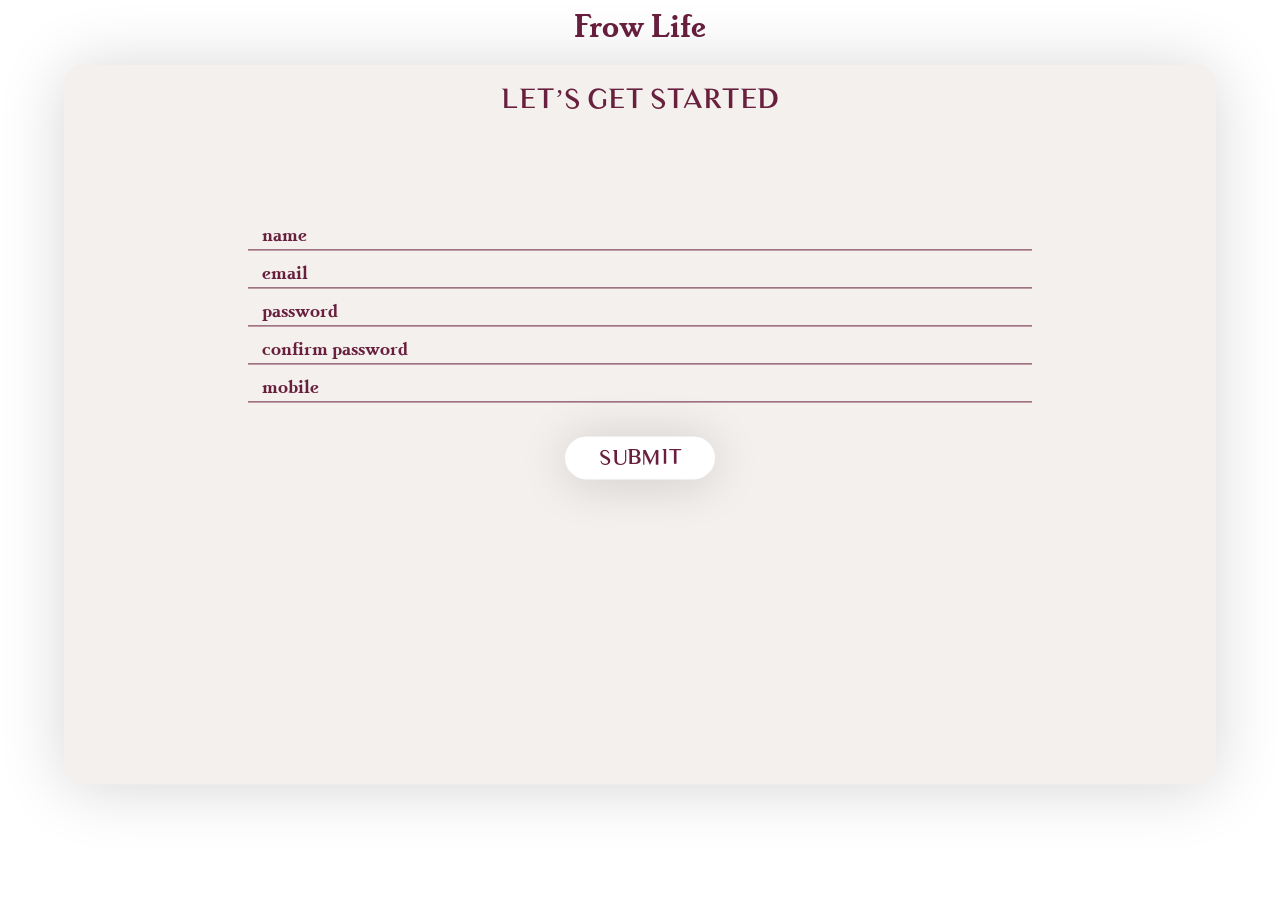
<file: curatorform.html>
<!doctype html>
<html lang="en">

<head>
    <!-- Required meta tags -->
    <meta charset="utf-8">
    <meta name="viewport" content="width=device-width, initial-scale=1, shrink-to-fit=no">

    <!-- Bootstrap CSS -->
    <link rel="stylesheet" href="https://stackpath.bootstrapcdn.com/bootstrap/4.1.3/css/bootstrap.min.css" integrity="sha384-MCw98/SFnGE8fJT3GXwEOngsV7Zt27NXFoaoApmYm81iuXoPkFOJwJ8ERdknLPMO"
        crossorigin="anonymous">
    <!-- Custom Styles-->
    <link rel="stylesheet" href="css/main.css">

    <!-- font aswome-->
    <link rel="stylesheet" href="https://use.fontawesome.com/releases/v5.5.0/css/all.css" integrity="sha384-B4dIYHKNBt8Bc12p+WXckhzcICo0wtJAoU8YZTY5qE0Id1GSseTk6S+L3BlXeVIU"
        crossorigin="anonymous">

    <title>curator -Form</title>
</head>

<body>

    <div class="curatorform">
        <div class="curatorform-title">frow life</div>
        <div class="curatorform-wrapper">
            <div class="curatorform-form" id="form1">
                <div class="curatorform-form-title">Let’s Get Started</div>
                <form action="#" method="get">
                    <input type="text" name="" placeholder="name" id="">
                    <input type="email" name="" placeholder="email" id="">
                    <input type="password" name="" placeholder="password" id="">
                    <input type="password" name="" placeholder="confirm password" id="">

                    <input type="tel" name="" placeholder="mobile" id="">

                    <input type="button" onclick="form2()" id="curatorform-form-submitbtn" value="submit">


                </form>
            </div>

            <div class="curatorform-form hidden" id="form2">
                    <div class="curatorform-form-title">A Brief info</div>
                    <form action="#" method="get">
                            <textarea name="text" id="briefInfoText"  placeholder="what defines you"></textarea>
    
                        <input type="button" onclick="form3()" id="curatorform-form-submitbtn" value="submit">
    
    
                    </form>
                </div>

                <div class="curatorform-form hidden" id="form3">
                        <div class="curatorform-form-title">What Genre/s You want to Cater to?</div>
                        <form action="#" method="get">
                              <select name="" id="">
                                  <option value="select1">select 1</option>
                                  <option value="select1">select 2</option>
                                  <option value="select1">select 3</option>

                              </select>
                              <a href="#">Add More</a>
        
                            <input type="button" onclick="form4()" id="curatorform-form-submitbtn" value="submit">
        
        
                        </form>
                    </div>

                    <div class="curatorform-form hidden" id="form4">
                            <div class="curatorform-form-title">What Styles do you want to have in your selection?</div>
                            <form action="#" method="get">
                                  <select name="" id="">
                                      <option value="select1">select 1</option>
                                      <option value="select1">select 2</option>
                                      <option value="select1">select 3</option>
    
                                  </select>
                                  <a href="#">Add More</a>
            
                                <input type="button" onclick="form5()" id="curatorform-form-submitbtn" value="submit">
            
            
                            </form>
                        </div>
        </div>
    </div>

</body>
    <script>
        form2 = function(){
            this.preventDefault;
            document.getElementById("form1").classList.add("hidden");
            document.getElementById("form2").classList.remove("hidden");
            document.getElementById("form3").classList.add("hidden");
            document.getElementById("form4").classList.add("hidden");



        }

        form3 = function(){
            this.preventDefault;
            document.getElementById("form1").classList.add("hidden");
            document.getElementById("form2").classList.add("hidden");
            document.getElementById("form3").classList.remove("hidden");
            document.getElementById("form4").classList.add("hidden");


        }

        form4 = function(){
            this.preventDefault;
            document.getElementById("form1").classList.add("hidden");
            document.getElementById("form2").classList.add("hidden");
            document.getElementById("form3").classList.add("hidden");
            document.getElementById("form4").classList.remove("hidden");


        }
    </script>
    <!-- jQuery first, then Popper.js, then Bootstrap JS -->
    <script src="https://code.jquery.com/jquery-3.3.1.slim.min.js" integrity="sha384-q8i/X+965DzO0rT7abK41JStQIAqVgRVzpbzo5smXKp4YfRvH+8abtTE1Pi6jizo"
        crossorigin="anonymous"></script>
    <script src="https://cdnjs.cloudflare.com/ajax/libs/popper.js/1.14.3/umd/popper.min.js" integrity="sha384-ZMP7rVo3mIykV+2+9J3UJ46jBk0WLaUAdn689aCwoqbBJiSnjAK/l8WvCWPIPm49"
        crossorigin="anonymous"></script>
    <script src="https://stackpath.bootstrapcdn.com/bootstrap/4.1.3/js/bootstrap.min.js" integrity="sha384-ChfqqxuZUCnJSK3+MXmPNIyE6ZbWh2IMqE241rYiqJxyMiZ6OW/JmZQ5stwEULTy"
        crossorigin="anonymous"></script>
</body>

</html>
</file>
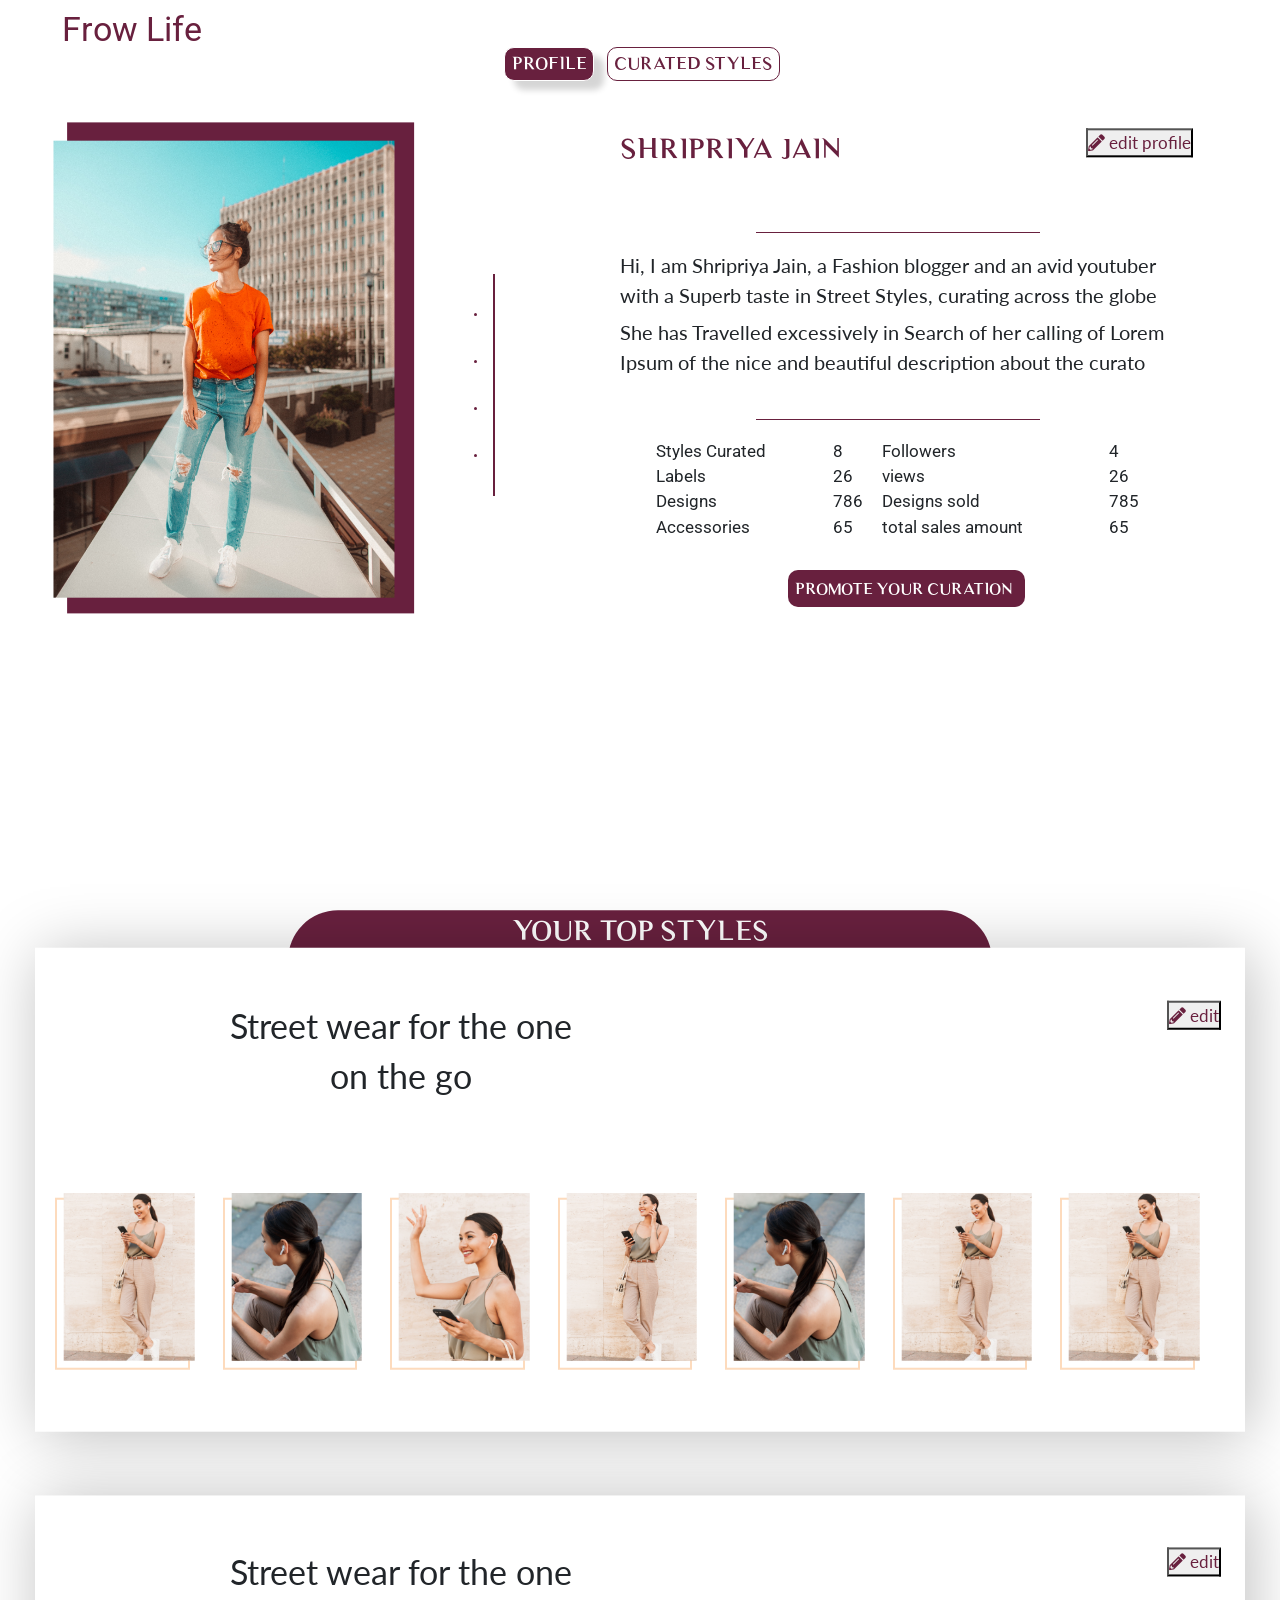
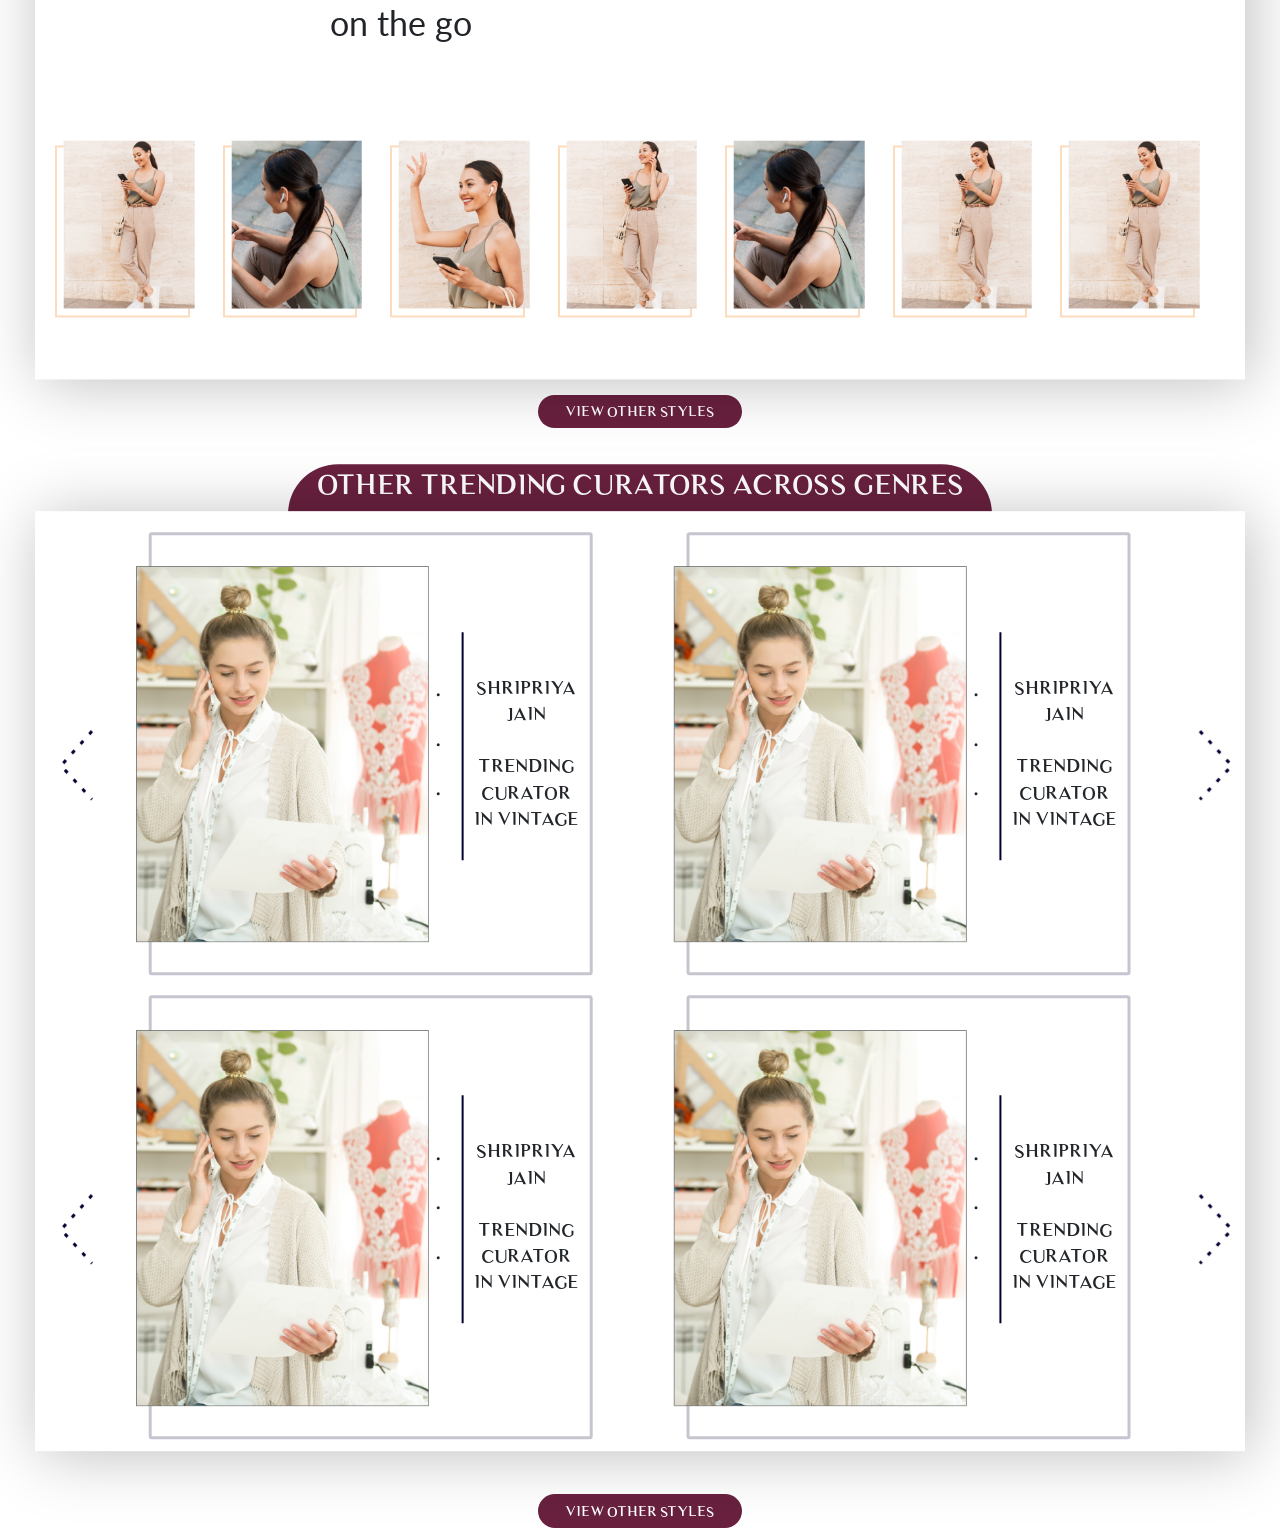
<file: curatorlanding.html>
<!doctype html>
<html lang="en">

<head>
    <!-- Required meta tags -->
    <meta charset="utf-8">
    <meta name="viewport" content="width=device-width, initial-scale=1, shrink-to-fit=no">

    <!-- Bootstrap CSS -->
    <link rel="stylesheet" href="https://stackpath.bootstrapcdn.com/bootstrap/4.1.3/css/bootstrap.min.css" integrity="sha384-MCw98/SFnGE8fJT3GXwEOngsV7Zt27NXFoaoApmYm81iuXoPkFOJwJ8ERdknLPMO"
        crossorigin="anonymous">
    <!-- Custom Styles-->
    <link rel="stylesheet" href="css/main.css">

    <!-- font aswome-->
    <link rel="stylesheet" href="https://use.fontawesome.com/releases/v5.5.0/css/all.css" integrity="sha384-B4dIYHKNBt8Bc12p+WXckhzcICo0wtJAoU8YZTY5qE0Id1GSseTk6S+L3BlXeVIU"
        crossorigin="anonymous">

    <title>curator -landing</title>
</head>

<body>
        <nav class="navbar navbar-expand-xl">
                <a class="navbar-logo curator-navbar-logo" href="#"> Frow Life</a>


            </nav>
            <div class="curator-switch">
                <ul>
                    <li class="curator-switch-selected">profile</li>
                    <li>curated styles</li>
                </ul>
            </div>

            <div class="curatorPage-hero curator-landing container">
                <div class="row">
                    <div class="col-md-5 mobile-curatorPage-hero-img ">
                        <div class="curatorPage-hero-image-wrapper curator-landing-hero-image-wrapper">
                            <img src="./images/curator/jamakassi-364678-unsplash@2x.png" alt="">
                        </div>
        
                        <ul class="curatorPage-hero-image-dots curator-landing-hero-image-dots">
                            <li></li>
                            <li></li>
                            <li></li>
                            <li></li>
                        </ul>
                    </div>
                    <div class="col-md-7 curatorPage-hero-right-desktop">
                        <div class="curatorPage-hero-title ">
                            <div class="curatorPage-hero-title-name curator-landing-hero-title-name">Shripriya Jain</div>
                            <button class="curator-landing-editProfile curator-landing-hero-title-editProfile"> <i class="fas fa-pencil-alt"></i> edit profile</button>
                        </div>
    
                        <div class="curatorPage-hero-divider curatorPage-hero-divider-top curator-landing-hero-divider"> </div>
                        <div class="curatorPage-hero-text">
                            <p class="curatorPage-hero-text-p1">Hi, I am Shripriya Jain, a Fashion blogger and an avid
                                youtuber with a Superb taste in Street Styles, curating
                                across the globe</p>
                            <p class="curatorPage-hero-text-p2">
                                She has Travelled excessively in Search of her calling
                                of Lorem Ipsum of the nice and beautiful description about
                                the curato
                            </p>
        
                        </div>
        
                        <div class="curatorPage-hero-divider curatorPage-hero-divider-bottom curator-landing-hero-divider"> </div>
                        <table class="curator-landing-hero-table">
                            <tr>
                                <td>Styles Curated</td>
                                <td>8</td>
                                <td>Followers</td>
                                <td>4</td>
                            </tr>
                            <tr>
                                <td>Labels</td>
                                <td>26</td>
                                <td>views</td>
                                <td>26</td>
                            </tr>
                            <tr>
                                <td>Designs</td>
                                <td>786</td>
                                <td>Designs sold</td>
                                <td>785</td>
                            </tr>
                            <tr>
                                <td>Accessories</td>
                                <td>65</td>
                                <td>total sales amount</td>
                                <td>65</td>
                            </tr>
                        </table>
                        <div class="curator-landing-hero-btn">Promote your Curation</div>
                    </div>
                    <!-- ------------------------------------------------- Mobile version -------------------------------------------------------------------------------- -->
        
                    <div class="mobile-curatorPage mobile-curatorPage-box">
                        <div class="mobile-curatorPage-hero-title">
                            <div class="curatorPage-hero-title-name curator-landing-hero-title-name">Shripriya Jain</div>
                            <button class="curator-landing-editProfile curator-landing-hero-title-editProfile"> <i class="fas fa-pencil-alt"></i> edit profile</button>
                        </div>
                        <div class="mobile-curatorPage-hero-text">
                            <p class="curatorPage-hero-text-p1">
                                <br><br>
                                Hi, I am Shripriya Jain, a Fashion blogger and an avid
                                youtuber with a Superb taste in Street Styles, curating
                                across the globe</p>
                            <p class="curatorPage-hero-text-p2">
                                She has Travelled excessively in Search of her calling
                                of Lorem Ipsum of the nice and beautiful description about
                                the curato
                            </p>
        
                        </div>
                        <table class="curator-landing-hero-table ">
                            <tr>
                                <td>Styles Curated</td>
                                <td>8</td>
                                <td>Followers</td>
                                <td>4</td>
                            </tr>
                            <tr>
                                <td>Labels</td>
                                <td>26</td>
                                <td>views</td>
                                <td>26</td>
                            </tr>
                            <tr>
                                <td>Designs</td>
                                <td>786</td>
                                <td>Designs sold</td>
                                <td>785</td>
                            </tr>
                            <tr>
                                <td>Accessories</td>
                                <td>65</td>
                                <td>total sales amount</td>
                                <td>65</td>
                            </tr>
                        </table>
                        <div class="curator-landing-hero-btn">Promote your Curation</div>
        
                    </div>
                    <!-- ------------------------------------------------- Mobile version -------------------------------------------------------------------------------- -->
        
                </div>
        
        
            </div>

          <!-- ------------------------------------------------- Desktop version -------------------------------------------------------------------------------- -->
            <br><br>
    <div class="curatorPage-trending-style wrapper-trending">
            <div class="curator-landing-trending-info">
                    your top styles
                </div>
        <div class="trending">
              

            <div class="styleTrend-box">
                    <button class="curator-landing-editProfile curator-landing-hero-title-editProfile"> <i class="fas fa-pencil-alt"></i> edit</button>

                <div class="styleTrend-box-text">
                    Street wear for the one <br> on the go
                </div>
                <div class="styleTrend-box-image-container">

                    <div class="styleTrend-box-image">
                        <img src="./images/trend-style/trend-style-1-6.png" alt="">
                        <div class="on-hover">
                            <img src="./images/trend-style/arrow-right.png" alt="">
                            <div>Design Description
                                <hr> <span>$2,000</span> </div>
                        </div>
                    </div>
                    <div class="styleTrend-box-image">
                        <img src="./images/trend-style/trend-style-2-7.png" alt="">
                        <div class="on-hover">
                            <img src="./images/trend-style/arrow-right.png" alt="">
                            <div>Design Description
                                <hr> <span>$2,000</span> </div>

                        </div>
                    </div>
                    <div class="styleTrend-box-image">
                        <img src="./images/trend-style/trend-style-4.png" alt="">
                        <div class="on-hover">
                            <img src="./images/trend-style/arrow-right.png" alt="">
                            <div>Design Description
                                <hr> <span>$2,000</span> </div>

                        </div>
                    </div>
                    <div class="styleTrend-box-image">
                        <img src="./images/trend-style/trend-style-5.png" alt="">
                        <div class="on-hover">
                            <img src="./images/trend-style/arrow-right.png" alt="">
                            <div>Design Description
                                <hr> <span>$2,000</span> </div>

                        </div>
                    </div>
                    <div class="styleTrend-box-image il">
                        <img src="./images/trend-style/trend-style-2-7.png" alt="">
                        <div class="on-hover">
                            <img src="./images/trend-style/arrow-right.png" alt="">
                            <div>Design Description
                                <hr> <span>$2,000</span> </div>

                        </div>
                    </div>
                    <div class="styleTrend-box-image">
                        <img src="./images/trend-style/trend-style-1-6.png" alt="">
                        <div class="on-hover">
                            <img src="./images/trend-style/arrow-right.png" alt="">
                            <div>Design Description
                                <hr> <span>$2,000</span> </div>

                        </div>
                    </div>
                    <div class="styleTrend-box-image">
                        <img src="./images/trend-style/trend-style-1-6.png" alt="">
                        <div class="on-hover">
                            <img src="./images/trend-style/arrow-right.png" alt="">
                            <div>Design Description
                                <hr> <span>$2,000</span> </div>

                        </div>
                    </div>


                </div>

            </div>



        </div>
     
    </div>


    <div class="curatorPage-trending-style-1 wrapper-trending">

            <div class="trending">
    
                <div class="styleTrend-box">
                        <button class="curator-landing-editProfile curator-landing-hero-title-editProfile"> <i class="fas fa-pencil-alt"></i> edit</button>
    
                    <div class="styleTrend-box-text">
                        Street wear for the one <br> on the go
                    </div>
                    <div class="styleTrend-box-image-container">
    
                        <div class="styleTrend-box-image">
                            <img src="./images/trend-style/trend-style-1-6.png" alt="">
                            <div class="on-hover">
                                <img src="./images/trend-style/arrow-right.png" alt="">
                                <div>Design Description
                                    <hr> <span>$2,000</span> </div>
                            </div>
                        </div>
                        <div class="styleTrend-box-image">
                            <img src="./images/trend-style/trend-style-2-7.png" alt="">
                            <div class="on-hover">
                                <img src="./images/trend-style/arrow-right.png" alt="">
                                <div>Design Description
                                    <hr> <span>$2,000</span> </div>
    
                            </div>
                        </div>
                        <div class="styleTrend-box-image">
                            <img src="./images/trend-style/trend-style-4.png" alt="">
                            <div class="on-hover">
                                <img src="./images/trend-style/arrow-right.png" alt="">
                                <div>Design Description
                                    <hr> <span>$2,000</span> </div>
    
                            </div>
                        </div>
                        <div class="styleTrend-box-image">
                            <img src="./images/trend-style/trend-style-5.png" alt="">
                            <div class="on-hover">
                                <img src="./images/trend-style/arrow-right.png" alt="">
                                <div>Design Description
                                    <hr> <span>$2,000</span> </div>
    
                            </div>
                        </div>
                        <div class="styleTrend-box-image il">
                            <img src="./images/trend-style/trend-style-2-7.png" alt="">
                            <div class="on-hover">
                                <img src="./images/trend-style/arrow-right.png" alt="">
                                <div>Design Description
                                    <hr> <span>$2,000</span> </div>
    
                            </div>
                        </div>
                        <div class="styleTrend-box-image">
                            <img src="./images/trend-style/trend-style-1-6.png" alt="">
                            <div class="on-hover">
                                <img src="./images/trend-style/arrow-right.png" alt="">
                                <div>Design Description
                                    <hr> <span>$2,000</span> </div>
    
                            </div>
                        </div>
                        <div class="styleTrend-box-image">
                            <img src="./images/trend-style/trend-style-1-6.png" alt="">
                            <div class="on-hover">
                                <img src="./images/trend-style/arrow-right.png" alt="">
                                <div>Design Description
                                    <hr> <span>$2,000</span> </div>
    
                            </div>
                        </div>
    
    
                    </div>
    
                </div>
    
    
    
            </div>
         
        </div>

        <div class="curator-landing-trending-btn desktop-btn">view other styles</div>

        <div class="wrapper-trending curator-landing-trending-wrapper">
                <div class="curator-landing-trending-info">
                    other Trending Curators Across Genres
                </div>
                <div class="curator-landing-trending">
        
                    <div class="row no-gutters">
                        <div class="col">
                            <div class=" trending-left">
                                <img class="trending-leftarrow" src="./images/arrow-left.png" alt="">
        
                                <div class="trending-left-box">
                                    <div class="trending-left-box-shadow">
                                        <ul>
                                            <li></li>
                                            <li></li>
                                            <li></li>
                                        </ul>
                                        <div class="trending-left-box-shadow-divider"></div>
                                        <div class="trending-left-box-shadow-after-divider">
                                            <p>
                                                SHRIPRIYA JAIN
                                                <br><br>
                                                Trending <br>
                                                Curator <br>
                                                in Vintage
        
                                            </p>
                                        </div>
                                    </div>
                                </div>
                                <img class="trending-left-img" src="./images/trending-woman.png" alt="">
        
                            </div>
                        </div>
        
                        <div class="col go-left">
                            <div class=" trending-left">
                                <img class="trending-rightarrow" src="./images/arrow-right.png" alt="">
        
                                <div class="trending-left-box">
                                    <div class="trending-left-box-shadow">
                                        <ul>
                                            <li></li>
                                            <li></li>
                                            <li></li>
                                        </ul>
                                        <div class="trending-left-box-shadow-divider"></div>
                                        <div class="trending-left-box-shadow-after-divider">
                                            <p>
                                                SHRIPRIYA JAIN
                                                <br><br>
                                                Trending <br>
                                                Curator <br>
                                                in Vintage
        
                                            </p>
                                        </div>
                                    </div>
                                </div>
                                <img class="trending-left-img" src="./images/trending-woman.png" alt="">
        
                            </div>
                        </div>
                    </div>
                    <br><br>
                    <div class="row no-gutters">
                            <div class="col">
                                <div class=" trending-left">
                                    <img class="trending-leftarrow" src="./images/arrow-left.png" alt="">
            
                                    <div class="trending-left-box">
                                        <div class="trending-left-box-shadow">
                                            <ul>
                                                <li></li>
                                                <li></li>
                                                <li></li>
                                            </ul>
                                            <div class="trending-left-box-shadow-divider"></div>
                                            <div class="trending-left-box-shadow-after-divider">
                                                <p>
                                                    SHRIPRIYA JAIN
                                                    <br><br>
                                                    Trending <br>
                                                    Curator <br>
                                                    in Vintage
            
                                                </p>
                                            </div>
                                        </div>
                                    </div>
                                    <img class="trending-left-img" src="./images/trending-woman.png" alt="">
            
                                </div>
                            </div>
            
                            <div class="col go-left">
                                <div class=" trending-left">
                                    <img class="trending-rightarrow" src="./images/arrow-right.png" alt="">
            
                                    <div class="trending-left-box">
                                        <div class="trending-left-box-shadow">
                                            <ul>
                                                <li></li>
                                                <li></li>
                                                <li></li>
                                            </ul>
                                            <div class="trending-left-box-shadow-divider"></div>
                                            <div class="trending-left-box-shadow-after-divider">
                                                <p>
                                                    SHRIPRIYA JAIN
                                                    <br><br>
                                                    Trending <br>
                                                    Curator <br>
                                                    in Vintage
            
                                                </p>
                                            </div>
                                        </div>
                                    </div>
                                    <img class="trending-left-img" src="./images/trending-woman.png" alt="">
            
                                </div>
                            </div>
                        </div>
        
        
        
                </div>
                
            </div>
            <div class="curator-landing-trending-btn curator-landing-trending-btn-2 desktop-btn">view other styles</div>

   <!-- ------------------------------------------------- Desktop version -------------------------------------------------------------------------------- -->
 <!-- ------------------------------------------------- Mobile version -------------------------------------------------------------------------------- -->

 <div class="mobile-curatorPage">
        <div class="mobile-wrapper-trending mobile-wrapper-trending-2">

                <div class="mobile-trending-topTxt">
                    Street wear for the one on the go
                    <button class="curator-landing-editProfile curator-landing-hero-title-editProfile"> <i class="fas fa-pencil-alt"></i> edit</button>

                </div>
                <div class="mobile-trending-smallImg-wrapper">
                    <div class="mobile-trending-smallImg mobile-trending-smallImg-l">
                        <img src="./images/trend-style/trend-style-2-7.png" alt="">
                    </div>
                    <div class="mobile-trending-smallImg mobile-trending-smallImg-r">
                        <img src="./images/trend-style/trend-style-2-7.png" alt="">
                    </div>
    
    
                </div>
                <div class="mobile-trending-bigImg-wrapper">
                    <img src="./images/trend-style/trend-style-1-6.png" alt="">
    
                </div>
                <div class="mobile-trending-bigImg-desc">Design Description</div>
                <div class="mobile-trending-bigImg-price">₹ 2,500</div>
    
                <div class="mobile-trending-smallImg-wrapper">
                    <div class="mobile-trending-smallImg mobile-trending-smallImg-l">
                        <img src="./images/trend-style/trend-style-2-7.png" alt="">
                    </div>
                    <div class="mobile-trending-smallImg mobile-trending-smallImg-r">
                        <img src="./images/trend-style/trend-style-2-7.png" alt="">
                    </div>
    
    
                </div>
    
    
            </div>

             <div class="mobile-wrapper-trending mobile-wrapper-trending-2">

                <div class="mobile-trending-topTxt">
                    Street wear for the one on the go
                    <button class="curator-landing-editProfile curator-landing-hero-title-editProfile"> <i class="fas fa-pencil-alt"></i> edit</button>

                </div>
                <div class="mobile-trending-smallImg-wrapper">
                    <div class="mobile-trending-smallImg mobile-trending-smallImg-l">
                        <img src="./images/trend-style/trend-style-2-7.png" alt="">
                    </div>
                    <div class="mobile-trending-smallImg mobile-trending-smallImg-r">
                        <img src="./images/trend-style/trend-style-2-7.png" alt="">
                    </div>
    
    
                </div>
                <div class="mobile-trending-bigImg-wrapper">
                    <img src="./images/trend-style/trend-style-1-6.png" alt="">
    
                </div>
                <div class="mobile-trending-bigImg-desc">Design Description</div>
                <div class="mobile-trending-bigImg-price">₹ 2,500</div>
    
                <div class="mobile-trending-smallImg-wrapper">
                    <div class="mobile-trending-smallImg mobile-trending-smallImg-l">
                        <img src="./images/trend-style/trend-style-2-7.png" alt="">
                    </div>
                    <div class="mobile-trending-smallImg mobile-trending-smallImg-r">
                        <img src="./images/trend-style/trend-style-2-7.png" alt="">
                    </div>
    
    
                </div>
    
    
            </div>

            <div class="mobile-curator-landing-trending-btn">view other styles</div>

            <div class="mobile-wrapper-trending mobile-wrapper-trending-1">
                    <div class="mobile-curator-landing-trending-info ">
                        Trending Curators Across Genres
                    </div>
                    <div class="mobile-trending">
              
                        <div class="mobile-trending-row">
                            <div class="mobile-trending-col">
                                <div class=" trending-left">
              
                                    <div class="trending-left-box mobile-trending-box">
              
                                        <div class="trending-left-box-shadow-divider"></div>
                                        <div class="trending-left-box-shadow-after-divider">
                                            <p>
                                                SHRIPRIYA JAIN
                                                <br><br>
                                                Trending <br>
                                                Curator <br>
                                                in Vintage
              
                                            </p>
                                        </div>
                                    </div>
                                    <img class="trending-left-img mobile-trending-img" src="./images/trending-woman.png" alt="">
              
                                </div>
                            </div>
              
                            <div class="mobile-trending-col">
                                <div class=" trending-left">
              
                                    <div class=" mobile-trending-box">
              
                                        <div class="trending-left-box-shadow-divider mobile-trending-divider"></div>
                                        <div class="trending-left-box-shadow-after-divider mobile-trending-divider-text">
                                            <p>
                                                SHRIPRIYA JAIN
                                                <br><br>
                                                Trending <br>
                                                Curator <br>
                                                in Vintage
              
                                            </p>
                                        </div>
                                    </div>
                                    <img class="trending-left-img mobile-trending-img mobile-trending-img-right" src="./images/trending-woman.png"
                                        alt="">
              
                                </div>
                            </div>
              
                            <div class="mobile-trending-col">
                                <div class=" trending-left">
              
                                    <div class="trending-left-box mobile-trending-box">
              
                                        <div class="trending-left-box-shadow-divider"></div>
                                        <div class="trending-left-box-shadow-after-divider">
                                            <p>
                                                SHRIPRIYA JAIN
                                                <br><br>
                                                Trending <br>
                                                Curator <br>
                                                in Vintage
              
                                            </p>
                                        </div>
                                    </div>
                                    <img class="trending-left-img mobile-trending-img" src="./images/trending-woman.png" alt="">
              
                                </div>
                            </div>
                        </div>
              
              
              
                    </div>
                </div>
                <div class="mobile-curator-landing-trending-btn">view other styles</div>


</div>


    <!-- ------------------------------------------------- Mobile version -------------------------------------------------------------------------------- -->
</body>
<script>

</script>
<!-- jQuery first, then Popper.js, then Bootstrap JS -->
<script src="https://code.jquery.com/jquery-3.3.1.slim.min.js" integrity="sha384-q8i/X+965DzO0rT7abK41JStQIAqVgRVzpbzo5smXKp4YfRvH+8abtTE1Pi6jizo"
    crossorigin="anonymous"></script>
<script src="https://cdnjs.cloudflare.com/ajax/libs/popper.js/1.14.3/umd/popper.min.js" integrity="sha384-ZMP7rVo3mIykV+2+9J3UJ46jBk0WLaUAdn689aCwoqbBJiSnjAK/l8WvCWPIPm49"
    crossorigin="anonymous"></script>
<script src="https://stackpath.bootstrapcdn.com/bootstrap/4.1.3/js/bootstrap.min.js" integrity="sha384-ChfqqxuZUCnJSK3+MXmPNIyE6ZbWh2IMqE241rYiqJxyMiZ6OW/JmZQ5stwEULTy"
    crossorigin="anonymous"></script>
</body>

</html>
</file>
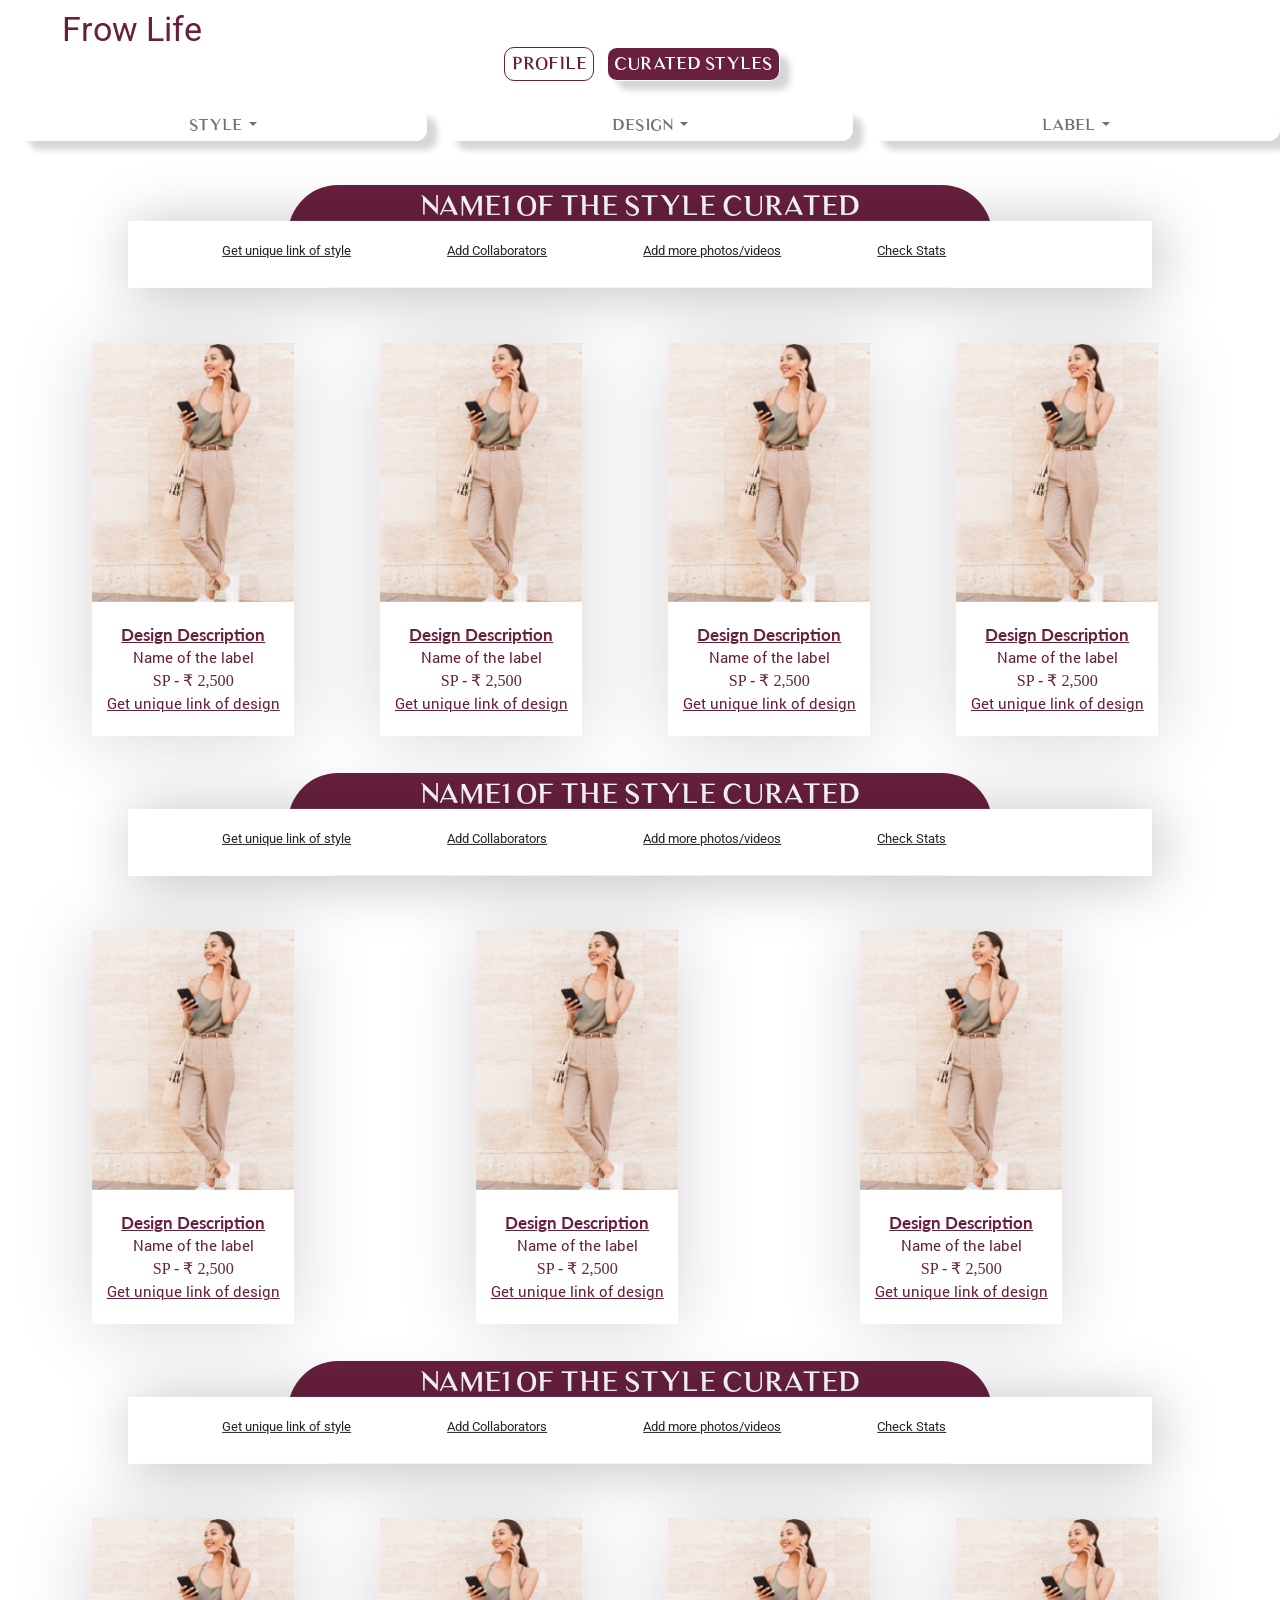
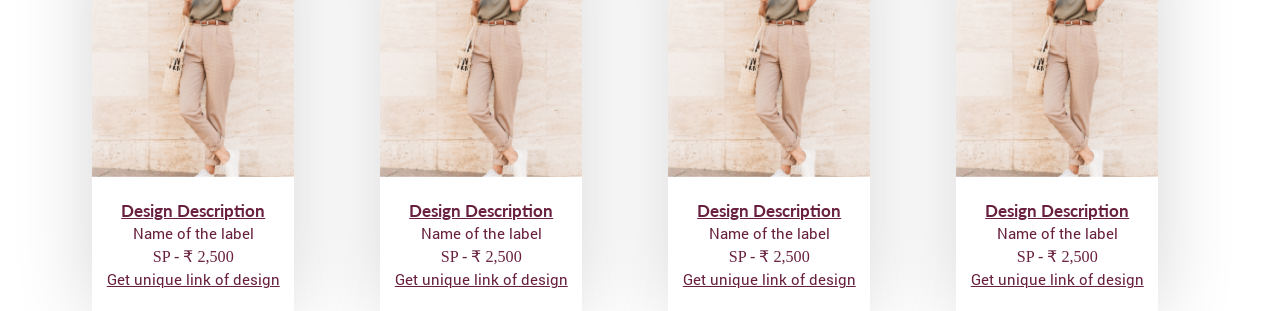
<file: curatorlanding1.html>
<!doctype html>
<html lang="en">

<head>
    <!-- Required meta tags -->
    <meta charset="utf-8">
    <meta name="viewport" content="width=device-width, initial-scale=1, shrink-to-fit=no">

    <!-- Bootstrap CSS -->
    <link rel="stylesheet" href="https://stackpath.bootstrapcdn.com/bootstrap/4.1.3/css/bootstrap.min.css" integrity="sha384-MCw98/SFnGE8fJT3GXwEOngsV7Zt27NXFoaoApmYm81iuXoPkFOJwJ8ERdknLPMO"
        crossorigin="anonymous">
    <!-- Custom Styles-->
    <link rel="stylesheet" href="css/main.css">

    <!-- font aswome-->
    <link rel="stylesheet" href="https://use.fontawesome.com/releases/v5.5.0/css/all.css" integrity="sha384-B4dIYHKNBt8Bc12p+WXckhzcICo0wtJAoU8YZTY5qE0Id1GSseTk6S+L3BlXeVIU"
        crossorigin="anonymous">

    <title>curator -landing</title>
</head>

<body>
    <nav class="navbar navbar-expand-xl">
        <a class="navbar-logo curator-navbar-logo" href="#"> Frow Life</a>


    </nav>
    <div class="curator-switch">
        <ul>
            <li>profile</li>
            <li class="curator-switch-selected">curated styles</li>
        </ul>
    </div>
    <br><br>
    <div class="curator-landing-nav">
        <ul class="curator-landing-nav-ul">
            <li class="nav-item dropdown">
                <a class="nav-link navbar-link dropdown-toggle curator-landing-nav-links" href="#" id="navbarDropdown"
                    role="button" data-toggle="dropdown" aria-haspopup="true" aria-expanded="false">
                    style
                </a>
                <div class="dropdown-menu" aria-labelledby="navbarDropdown">
                    <a class="dropdown-item" href="#">Action</a>
                    <a class="dropdown-item" href="#">Another action</a>
                    <div class="dropdown-divider"></div>
                    <a class="dropdown-item" href="#">Something else here</a>
                </div>
            </li>
            <li class="nav-item dropdown">
                <a class="nav-link navbar-link dropdown-toggle curator-landing-nav-links" href="#" id="navbarDropdown"
                    role="button" data-toggle="dropdown" aria-haspopup="true" aria-expanded="false">
                    Design
                </a>
                <div class="dropdown-menu" aria-labelledby="navbarDropdown">
                    <a class="dropdown-item" href="#">Action</a>
                    <a class="dropdown-item" href="#">Another action</a>
                    <div class="dropdown-divider"></div>
                    <a class="dropdown-item" href="#">Something else here</a>
                </div>
            </li>
            <li class="nav-item dropdown">
                <a class="nav-link navbar-link dropdown-toggle curator-landing-nav-links" href="#" id="navbarDropdown"
                    role="button" data-toggle="dropdown" aria-haspopup="true" aria-expanded="false">
                    Label
                </a>
                <div class="dropdown-menu" aria-labelledby="navbarDropdown">
                    <a class="dropdown-item" href="#">Action</a>
                    <a class="dropdown-item" href="#">Another action</a>
                    <div class="dropdown-divider"></div>
                    <a class="dropdown-item" href="#">Something else here</a>
                </div>
            </li>
        </ul>
    </div>
    <br><br>
    <!-- ------------------------------------------------- Desktop version -------------------------------------------------------------------------------- -->

    <div class="curator-landing-2-trending-wrapper wrapper-trending">
        <div class="curator-landing-trending-info">
            Name1 of the style curated
        </div>
        <div class="curator-landing-2-trending">
            <ul>
                <li>Get unique link of style</li>
                <li>Add Collaborators</li>
                <li>Add more photos/videos</li>
                <li>Check Stats</li>
            </ul>




        </div>
    </div>
    <!-- ------------------------------------------------- Desktop version -------------------------------------------------------------------------------- -->
    <!-- ------------------------------------------------- Mobile version -------------------------------------------------------------------------------- -->

    <div class="mobile-curatorPage">
        <div class="mobile-wrapper-trending mobile-wrapper-trending-2">

                <div class="mobile-curator-landing-trending-info">
                        Name1 of the style curated

                    </div>

                    <div class="mobile-curator-landing-2-trending">
                            <ul>
                                <li>Get unique link of style</li>
                                <li>Add Collaborators</li>
                                <li>Add more photos/videos</li>
                                <li>Check Stats</li>
                            </ul>
                
                
                
                
                        </div>

        </div>


    </div>




    <!-- ------------------------------------------------- Mobile version -------------------------------------------------------------------------------- -->

    <div class="row curator-landing-curated-styles-wrapper">
        <div class="col ">
            <div class="curator-landing-curated-styles-card">
                    <div class="curator-landing-curated-styles-card-image">
                            <img src="./images/trend-style/trend-style-5.png" alt="">
                        </div>
                        <div class="curator-landing-curated-styles-card-info">
                           <div class="curator-landing-curated-styles-card-info-name">Design Description</div>
                           <div class="curator-landing-curated-styles-card-info-desc">Name of the label</div>
                           <div class="curator-landing-curated-styles-card-info-price">SP - ₹ 2,500</div>
                           <div class="curator-landing-curated-styles-card-info-link">Get unique link of design</div>
                        </div>
            </div>
         
        </div>
        <div class="col ">
                <div class="curator-landing-curated-styles-card">
                        <div class="curator-landing-curated-styles-card-image">
                                <img src="./images/trend-style/trend-style-5.png" alt="">
                            </div>
                            <div class="curator-landing-curated-styles-card-info">
                               <div class="curator-landing-curated-styles-card-info-name">Design Description</div>
                               <div class="curator-landing-curated-styles-card-info-desc">Name of the label</div>
                               <div class="curator-landing-curated-styles-card-info-price">SP - ₹ 2,500</div>
                               <div class="curator-landing-curated-styles-card-info-link">Get unique link of design</div>
                            </div>
                </div>
             
            </div>

            <div class="col ">
                    <div class="curator-landing-curated-styles-card">
                            <div class="curator-landing-curated-styles-card-image">
                                    <img src="./images/trend-style/trend-style-5.png" alt="">
                                </div>
                                <div class="curator-landing-curated-styles-card-info">
                                   <div class="curator-landing-curated-styles-card-info-name">Design Description</div>
                                   <div class="curator-landing-curated-styles-card-info-desc">Name of the label</div>
                                   <div class="curator-landing-curated-styles-card-info-price">SP - ₹ 2,500</div>
                                   <div class="curator-landing-curated-styles-card-info-link">Get unique link of design</div>
                                </div>
                    </div>
                 
                </div>
                <div class="col ">
                        <div class="curator-landing-curated-styles-card">
                                <div class="curator-landing-curated-styles-card-image">
                                        <img src="./images/trend-style/trend-style-5.png" alt="">
                                    </div>
                                    <div class="curator-landing-curated-styles-card-info">
                                       <div class="curator-landing-curated-styles-card-info-name">Design Description</div>
                                       <div class="curator-landing-curated-styles-card-info-desc">Name of the label</div>
                                       <div class="curator-landing-curated-styles-card-info-price">SP - ₹ 2,500</div>
                                       <div class="curator-landing-curated-styles-card-info-link">Get unique link of design</div>
                                    </div>
                        </div>
                     
                    </div>        
    </div>

   
    <!-- ------------------------------------------------- Desktop version -------------------------------------------------------------------------------- -->
    <br><br>
    <div class="curator-landing-2-trending-wrapper wrapper-trending">
            <div class="curator-landing-trending-info">
                Name1 of the style curated
            </div>
            <div class="curator-landing-2-trending">
                <ul>
                    <li>Get unique link of style</li>
                    <li>Add Collaborators</li>
                    <li>Add more photos/videos</li>
                    <li>Check Stats</li>
                </ul>
    
    
    
    
            </div>
        </div>
        <!-- ------------------------------------------------- Desktop version -------------------------------------------------------------------------------- -->
        <!-- ------------------------------------------------- Mobile version -------------------------------------------------------------------------------- -->
    
        <div class="mobile-curatorPage">
            <div class="mobile-wrapper-trending mobile-wrapper-trending-2">
    
                    <div class="mobile-curator-landing-trending-info">
                            Name1 of the style curated
    
                        </div>
    
                        <div class="mobile-curator-landing-2-trending">
                                <ul>
                                    <li>Get unique link of style</li>
                                    <li>Add Collaborators</li>
                                    <li>Add more photos/videos</li>
                                    <li>Check Stats</li>
                                </ul>
                    
                    
                    
                    
                            </div>
    
            </div>
    
    
        </div>
    
    
    
    
        <!-- ------------------------------------------------- Mobile version -------------------------------------------------------------------------------- -->
    
        <div class="row curator-landing-curated-styles-wrapper">
  
            <div class="col ">
                    <div class="curator-landing-curated-styles-card">
                            <div class="curator-landing-curated-styles-card-image">
                                    <img src="./images/trend-style/trend-style-5.png" alt="">
                                </div>
                                <div class="curator-landing-curated-styles-card-info">
                                   <div class="curator-landing-curated-styles-card-info-name">Design Description</div>
                                   <div class="curator-landing-curated-styles-card-info-desc">Name of the label</div>
                                   <div class="curator-landing-curated-styles-card-info-price">SP - ₹ 2,500</div>
                                   <div class="curator-landing-curated-styles-card-info-link">Get unique link of design</div>
                                </div>
                    </div>
                 
                </div>
    
                <div class="col ">
                        <div class="curator-landing-curated-styles-card">
                                <div class="curator-landing-curated-styles-card-image">
                                        <img src="./images/trend-style/trend-style-5.png" alt="">
                                    </div>
                                    <div class="curator-landing-curated-styles-card-info">
                                       <div class="curator-landing-curated-styles-card-info-name">Design Description</div>
                                       <div class="curator-landing-curated-styles-card-info-desc">Name of the label</div>
                                       <div class="curator-landing-curated-styles-card-info-price">SP - ₹ 2,500</div>
                                       <div class="curator-landing-curated-styles-card-info-link">Get unique link of design</div>
                                    </div>
                        </div>
                     
                    </div>
                    <div class="col ">
                            <div class="curator-landing-curated-styles-card">
                                    <div class="curator-landing-curated-styles-card-image">
                                            <img src="./images/trend-style/trend-style-5.png" alt="">
                                        </div>
                                        <div class="curator-landing-curated-styles-card-info">
                                           <div class="curator-landing-curated-styles-card-info-name">Design Description</div>
                                           <div class="curator-landing-curated-styles-card-info-desc">Name of the label</div>
                                           <div class="curator-landing-curated-styles-card-info-price">SP - ₹ 2,500</div>
                                           <div class="curator-landing-curated-styles-card-info-link">Get unique link of design</div>
                                        </div>
                            </div>
                         
                        </div>        
        </div>

        <!-- ------------------------------------------------- Desktop version -------------------------------------------------------------------------------- -->
<br><br>
    <div class="curator-landing-2-trending-wrapper wrapper-trending">
            <div class="curator-landing-trending-info">
                Name1 of the style curated
            </div>
            <div class="curator-landing-2-trending">
                <ul>
                    <li>Get unique link of style</li>
                    <li>Add Collaborators</li>
                    <li>Add more photos/videos</li>
                    <li>Check Stats</li>
                </ul>
    
    
    
    
            </div>
        </div>
        <!-- ------------------------------------------------- Desktop version -------------------------------------------------------------------------------- -->
        <!-- ------------------------------------------------- Mobile version -------------------------------------------------------------------------------- -->
    
        <div class="mobile-curatorPage">
            <div class="mobile-wrapper-trending mobile-wrapper-trending-2">
    
                    <div class="mobile-curator-landing-trending-info">
                            Name1 of the style curated
    
                        </div>
    
                        <div class="mobile-curator-landing-2-trending">
                                <ul>
                                    <li>Get unique link of style</li>
                                    <li>Add Collaborators</li>
                                    <li>Add more photos/videos</li>
                                    <li>Check Stats</li>
                                </ul>
                    
                    
                    
                    
                            </div>
    
            </div>
    
    
        </div>
    
    
    
    
        <!-- ------------------------------------------------- Mobile version -------------------------------------------------------------------------------- -->
    
        <div class="row curator-landing-curated-styles-wrapper">
            <div class="col ">
                <div class="curator-landing-curated-styles-card">
                        <div class="curator-landing-curated-styles-card-image">
                                <img src="./images/trend-style/trend-style-5.png" alt="">
                            </div>
                            <div class="curator-landing-curated-styles-card-info">
                               <div class="curator-landing-curated-styles-card-info-name">Design Description</div>
                               <div class="curator-landing-curated-styles-card-info-desc">Name of the label</div>
                               <div class="curator-landing-curated-styles-card-info-price">SP - ₹ 2,500</div>
                               <div class="curator-landing-curated-styles-card-info-link">Get unique link of design</div>
                            </div>
                </div>
             
            </div>
            <div class="col ">
                    <div class="curator-landing-curated-styles-card">
                            <div class="curator-landing-curated-styles-card-image">
                                    <img src="./images/trend-style/trend-style-5.png" alt="">
                                </div>
                                <div class="curator-landing-curated-styles-card-info">
                                   <div class="curator-landing-curated-styles-card-info-name">Design Description</div>
                                   <div class="curator-landing-curated-styles-card-info-desc">Name of the label</div>
                                   <div class="curator-landing-curated-styles-card-info-price">SP - ₹ 2,500</div>
                                   <div class="curator-landing-curated-styles-card-info-link">Get unique link of design</div>
                                </div>
                    </div>
                 
                </div>
    
                <div class="col ">
                        <div class="curator-landing-curated-styles-card">
                                <div class="curator-landing-curated-styles-card-image">
                                        <img src="./images/trend-style/trend-style-5.png" alt="">
                                    </div>
                                    <div class="curator-landing-curated-styles-card-info">
                                       <div class="curator-landing-curated-styles-card-info-name">Design Description</div>
                                       <div class="curator-landing-curated-styles-card-info-desc">Name of the label</div>
                                       <div class="curator-landing-curated-styles-card-info-price">SP - ₹ 2,500</div>
                                       <div class="curator-landing-curated-styles-card-info-link">Get unique link of design</div>
                                    </div>
                        </div>
                     
                    </div>
                    <div class="col ">
                            <div class="curator-landing-curated-styles-card">
                                    <div class="curator-landing-curated-styles-card-image">
                                            <img src="./images/trend-style/trend-style-5.png" alt="">
                                        </div>
                                        <div class="curator-landing-curated-styles-card-info">
                                           <div class="curator-landing-curated-styles-card-info-name">Design Description</div>
                                           <div class="curator-landing-curated-styles-card-info-desc">Name of the label</div>
                                           <div class="curator-landing-curated-styles-card-info-price">SP - ₹ 2,500</div>
                                           <div class="curator-landing-curated-styles-card-info-link">Get unique link of design</div>
                                        </div>
                            </div>
                         
                        </div>        
        </div>
</body>
<script>

</script>
<!-- jQuery first, then Popper.js, then Bootstrap JS -->
<script src="https://code.jquery.com/jquery-3.3.1.slim.min.js" integrity="sha384-q8i/X+965DzO0rT7abK41JStQIAqVgRVzpbzo5smXKp4YfRvH+8abtTE1Pi6jizo"
    crossorigin="anonymous"></script>
<script src="https://cdnjs.cloudflare.com/ajax/libs/popper.js/1.14.3/umd/popper.min.js" integrity="sha384-ZMP7rVo3mIykV+2+9J3UJ46jBk0WLaUAdn689aCwoqbBJiSnjAK/l8WvCWPIPm49"
    crossorigin="anonymous"></script>
<script src="https://stackpath.bootstrapcdn.com/bootstrap/4.1.3/js/bootstrap.min.js" integrity="sha384-ChfqqxuZUCnJSK3+MXmPNIyE6ZbWh2IMqE241rYiqJxyMiZ6OW/JmZQ5stwEULTy"
    crossorigin="anonymous"></script>
</body>

</html>
</file>
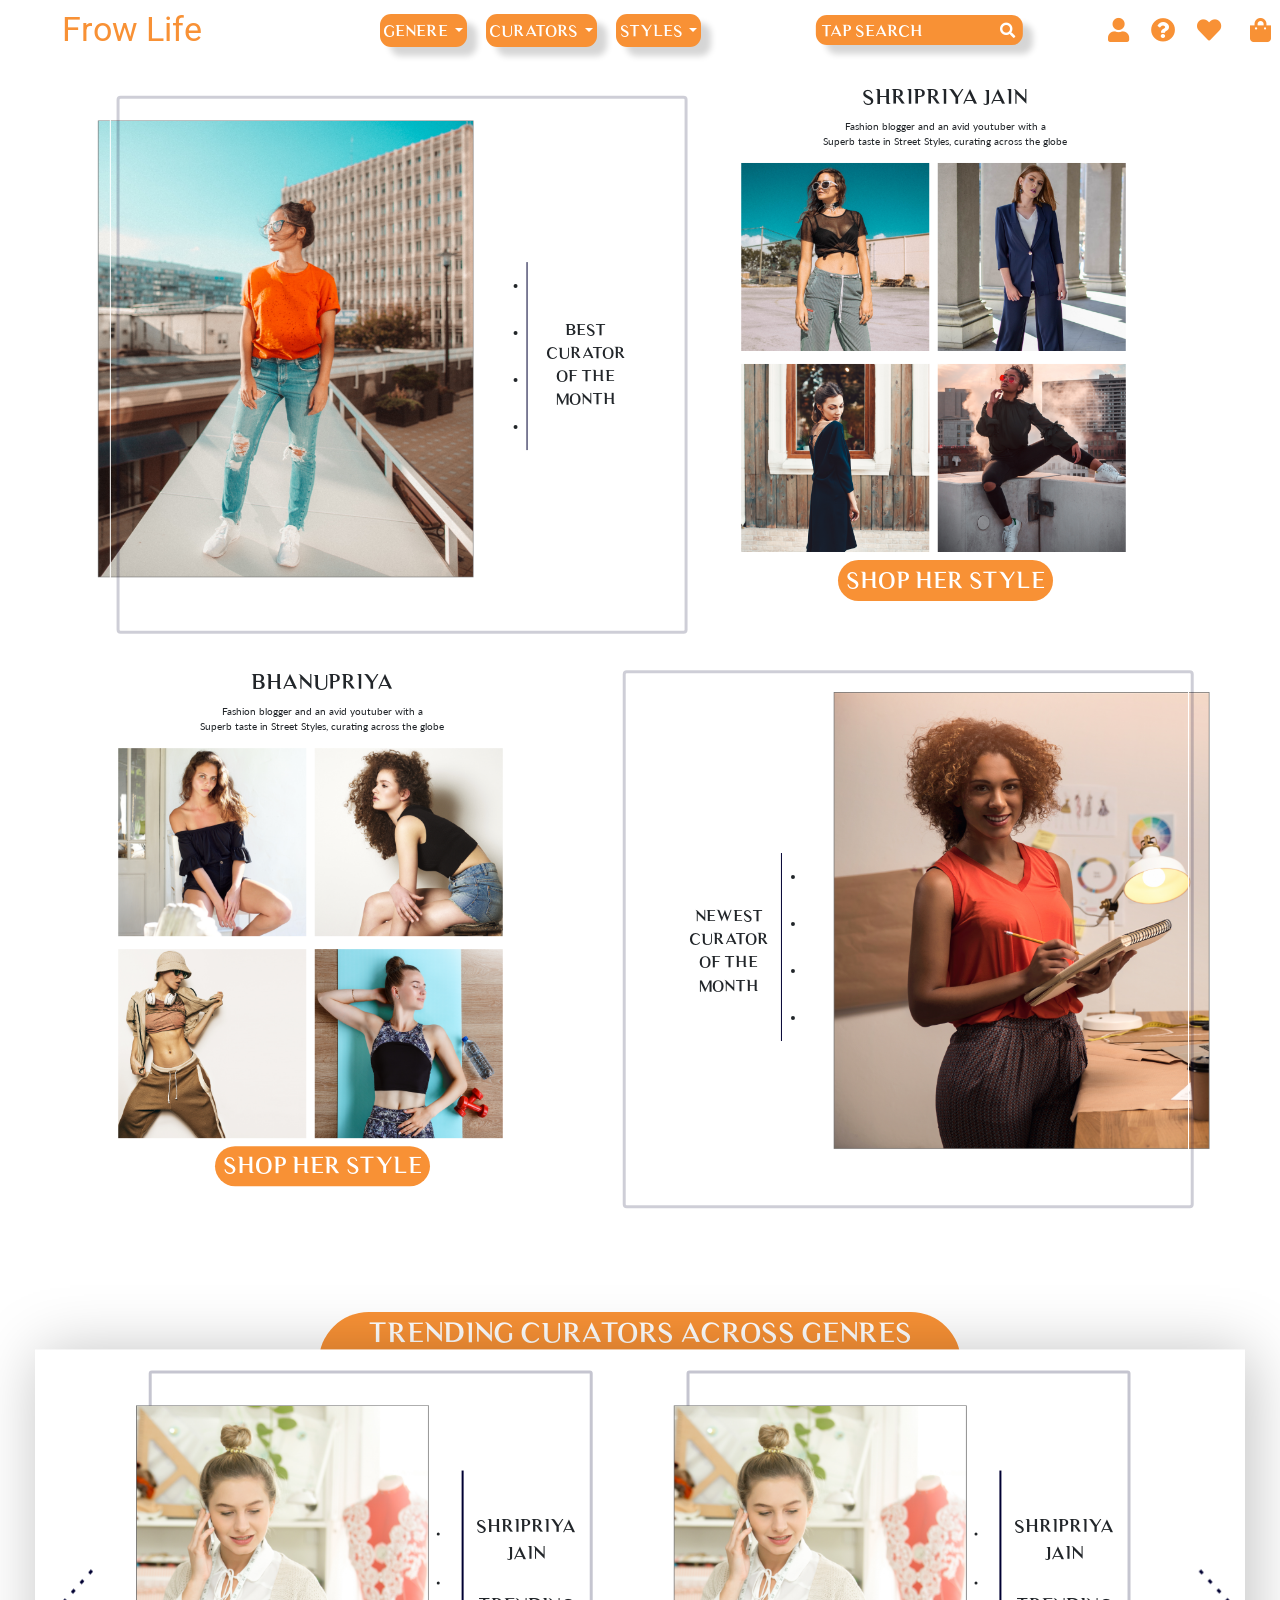
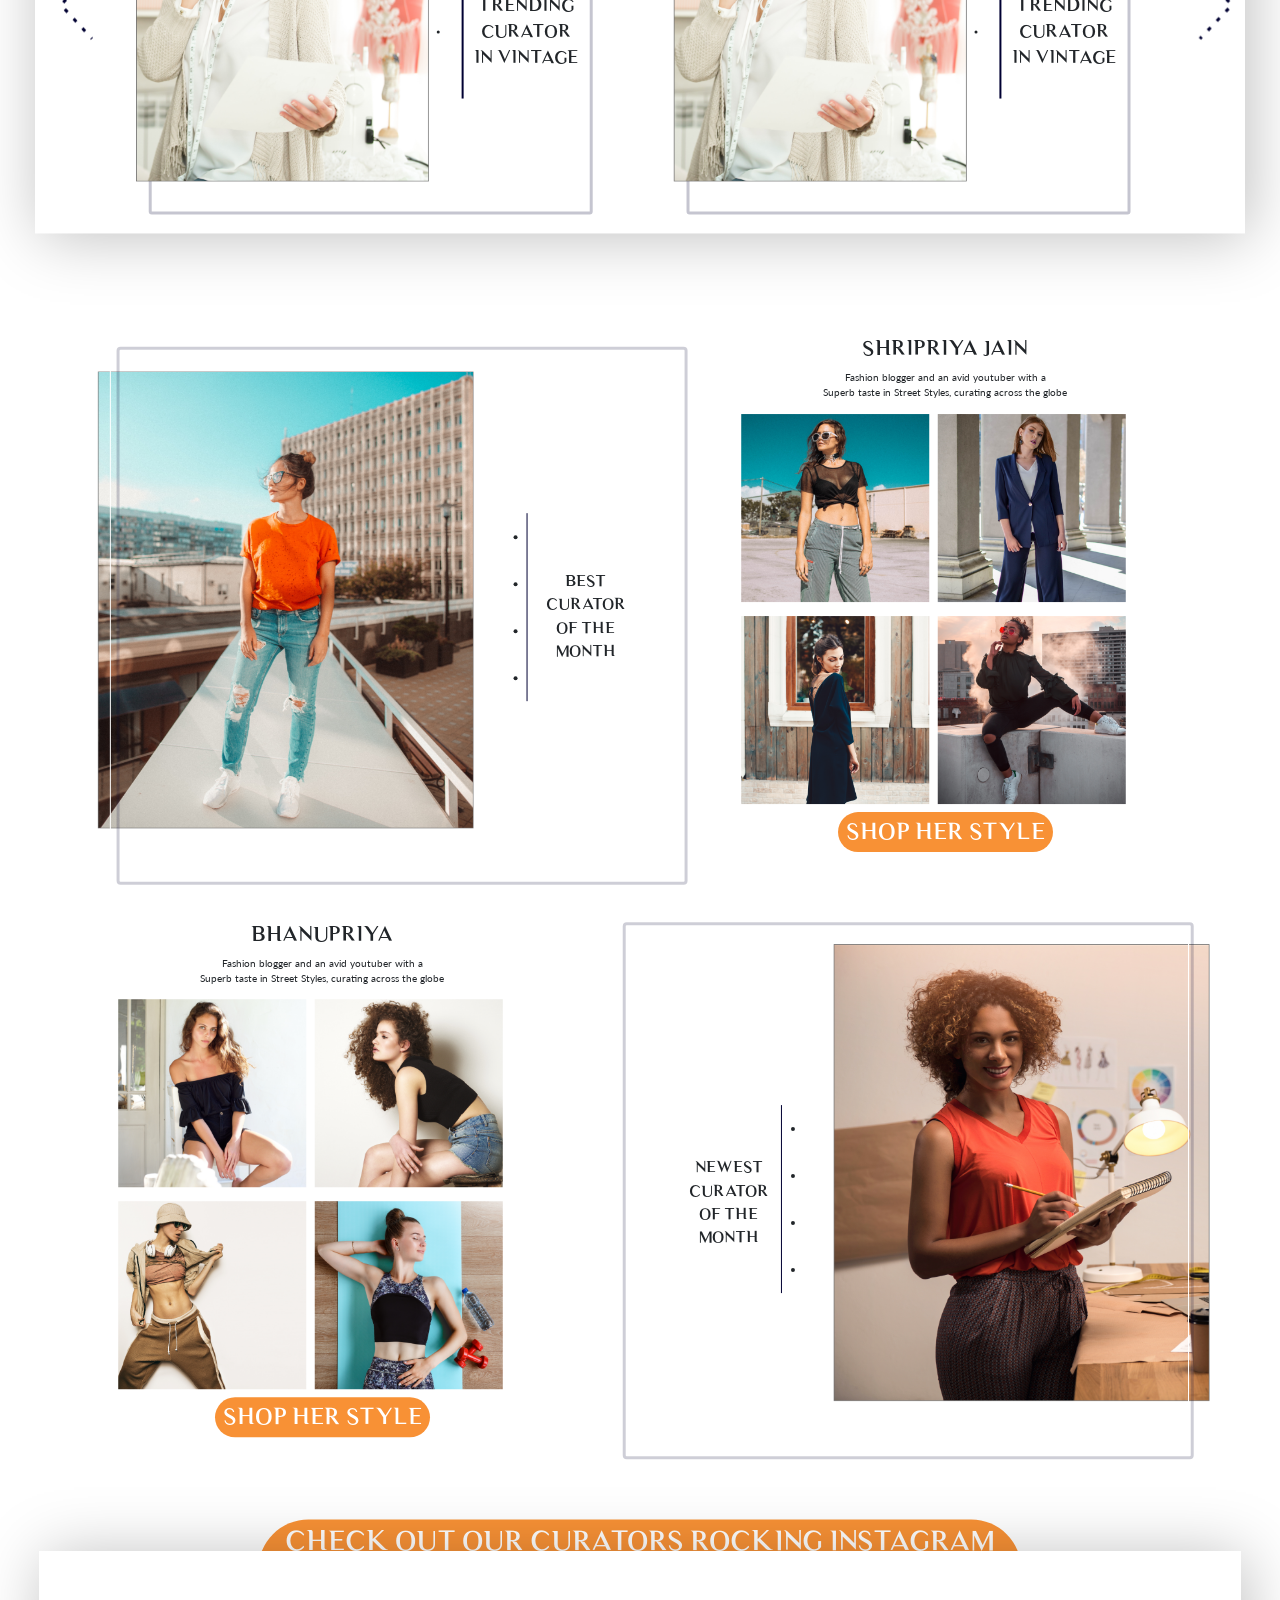
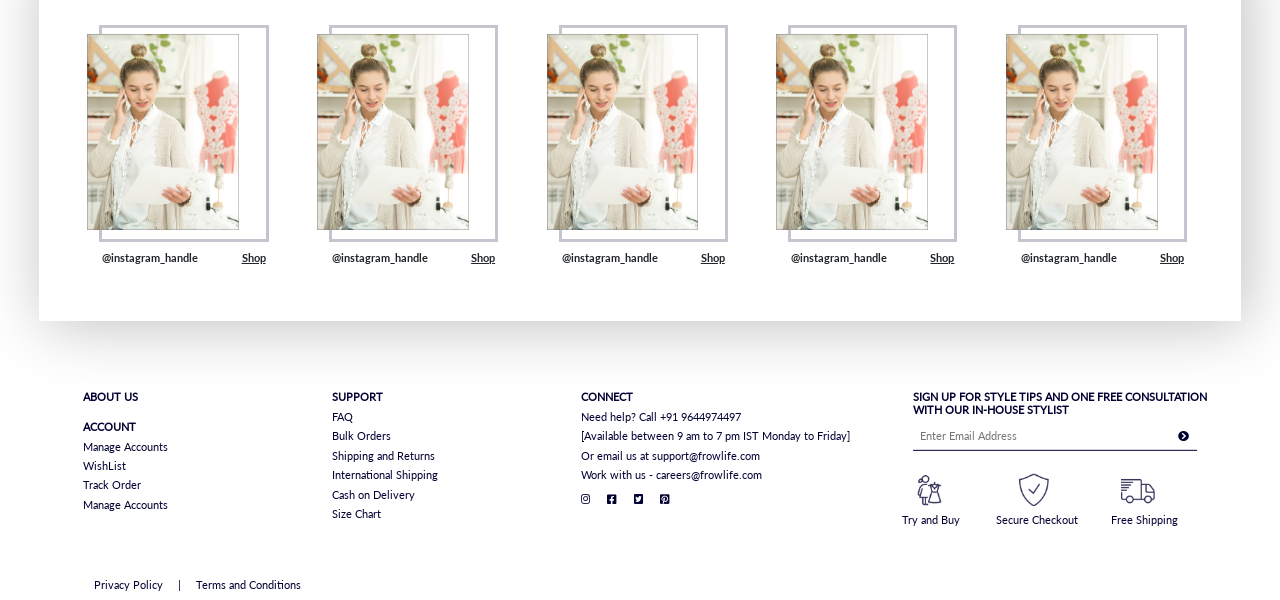
<file: genere.html>
<!doctype html>
<html lang="en">

<head>
  <!-- Required meta tags -->
  <meta charset="utf-8">
  <meta name="viewport" content="width=device-width, initial-scale=1, shrink-to-fit=no">

  <!-- Bootstrap CSS -->
  <link rel="stylesheet" href="https://maxcdn.bootstrapcdn.com/bootstrap/4.0.0/css/bootstrap.min.css" integrity="sha384-Gn5384xqQ1aoWXA+058RXPxPg6fy4IWvTNh0E263XmFcJlSAwiGgFAW/dAiS6JXm"
    crossorigin="anonymous">
  <!-- Custom Styles-->
  <link rel="stylesheet" href="css/main.css">

  <!-- font aswome-->
  <link rel="stylesheet" href="https://use.fontawesome.com/releases/v5.5.0/css/all.css" integrity="sha384-B4dIYHKNBt8Bc12p+WXckhzcICo0wtJAoU8YZTY5qE0Id1GSseTk6S+L3BlXeVIU"
    crossorigin="anonymous">

  <title>User - Genre Page</title>
</head>

<body>
  <nav class="navbar navbar-expand-xl">
    <a class="navbar-logo" href="#"> Frow Life</a>
    <button class="navbar-toggler" type="button" data-toggle="collapse" data-target="#navbarSupportedContent"
      aria-controls="navbarSupportedContent" aria-expanded="false" aria-label="Toggle navigation">
      <span class="navbar-toggler-icon1">
        <i class="fas fa-bars"></i>
      </span>
    </button>

    <div class="collapse navbar-collapse" id="navbarSupportedContent">
      <ul class="navbar-nav mr-auto">


        <li class="nav-item dropdown">
          <a class="nav-link navbar-link dropdown-toggle" href="#" id="navbarDropdown" role="button" data-toggle="dropdown"
            aria-haspopup="true" aria-expanded="false">
            Genere
          </a>
          <div class="dropdown-menu" aria-labelledby="navbarDropdown">
            <a class="dropdown-item" href="#">Action</a>
            <a class="dropdown-item" href="#">Another action</a>
            <div class="dropdown-divider"></div>
            <a class="dropdown-item" href="#">Something else here</a>
          </div>
        </li>

        <li class="nav-item dropdown">
          <a class="nav-link navbar-link dropdown-toggle" href="#" id="navbarDropdown" role="button" data-toggle="dropdown"
            aria-haspopup="true" aria-expanded="false">
            curators
          </a>
          <div class="dropdown-menu" aria-labelledby="navbarDropdown">
            <a class="dropdown-item" href="#">Action</a>
            <a class="dropdown-item" href="#">Another action</a>
            <div class="dropdown-divider"></div>
            <a class="dropdown-item" href="#">Something else here</a>
          </div>
        </li>

        <li class="nav-item dropdown">
          <a class="nav-link navbar-link dropdown-toggle" href="#" id="navbarDropdown" role="button" data-toggle="dropdown"
            aria-haspopup="true" aria-expanded="false">
            styles
          </a>
          <div class="dropdown-menu" aria-labelledby="navbarDropdown">
            <a class="dropdown-item" href="#">Action</a>
            <a class="dropdown-item" href="#">Another action</a>
            <div class="dropdown-divider"></div>
            <a class="dropdown-item" href="#">Something else here</a>
          </div>
        </li>

      </ul>
      <form class="form-inline my-2 my-lg-0">
        <input class="navbar-search " type="search" placeholder="Tap Search" aria-label="Search">
        <i class="navbar-search-btn fas fa-search"></i>
      </form>

      <div class="navbar-icons landing-nav-icons ">
        <i class="fas fa-user"></i>
        <i class="fas fa-question-circle"></i>
        <i class="fas fa-heart"></i>
        <i class="fas fa-shopping-bag"></i>
      </div>
    </div>
  </nav>


  <!----------------------------------------------- vvvvvvvvvvv Desktop version vvvvvvvvvvv--------------------------------------------- -->
  <div class="desktop">
    <div class="curator ">
      <div class="row">
        <div class="curator-col col-md-6">
          <div class="curator-bimg">
            <div class="curator-bimg-shadow"></div>
          </div>
          <div class="curator-bimg-img">
            <img src="./images/best-curator.png" alt="Best curator">
          </div>

          <div class="curator-bimg-textBox">
            <ul class="curator-bimg-textBox-ul">
              <li></li>
              <li></li>
              <li></li>
              <li></li>
            </ul>
            <p class="curator-bimg-textBox-txt">
              Best <br>
              CURATOR <br>
              OF THE <br>
              Month
            </p>
          </div>
        </div>
        <div class="curator-col curator-imgGrid col-md-6">
          <div class="curator-profile">
            <div class="curator-profile-txt">
              <p class="curator-profile-txt-name">
                SHripriya JAin
              </p>
              <p class="curator-profile-txt-det">
                Fashion blogger and an avid youtuber with a <br>
                Superb taste in Street Styles, curating across the globe
              </p>
              <div class="row curator-profile-pics">
                <div class="l">
                  <img src="./images/curator/frankie-cordoba-557758-unsplash@2x.png" alt="">
                </div>
                <div class=" r">
                  <img src="./images/curator/bogdan-glisik-675637-unsplash@2x.png" alt="">
                </div>
              </div>

              <div class="row curator-profile-pics">
                <div class=" l">
                  <img src="./images//curator/fashion-pretty-woman-walking-through-the-streets-PCDV2L5@2x.png" alt="">
                </div>
                <div class=" r">
                  <img src="./images//curator/kahari-king-581231-unsplash@2x.png" alt="">
                </div>
              </div>

              <div class="curator-profile-btn">
                shop her style
              </div>
            </div>
          </div>
        </div>
      </div>

      <div class="row curator-second ">
        <div class="curator-col col-md-6">
          <div class="curator-profile">
            <div class="curator-profile-txt">
              <p class="curator-profile-txt-name">
                bhanupriya
              </p>
              <p class="curator-profile-txt-det">
                Fashion blogger and an avid youtuber with a <br>
                Superb taste in Street Styles, curating across the globe
              </p>
              <div class="row curator-profile-pics">
                <div class="l">
                  <img src="./images/curator/beautiful-female-fashion-model-in-black-summer-PD9JJSM@2x.png" alt="">
                </div>
                <div class="r">
                  <img src="./images/curator/beautiful-young-female-fashion-model-sitting-PQJUDYY@2x.png" alt="">
                </div>
              </div>

              <div class="row curator-profile-pics">
                <div class="l">
                  <img src="./images//curator/urban-fashion-model-hipster-hip-hop-dj-street-PVQC89Q@2x.png" alt="">
                </div>
                <div class="r">
                  <img src="./images//curator/slim-fitness-model-is-exercising-on-the-floor-on-P5NF6EP@2x.png" alt="">
                </div>
              </div>

              <div class="curator-profile-btn">
                shop her style
              </div>
            </div>
          </div>
        </div>
        <div class="curator-col col-md-6">
          <div class="curator-col col-md-6">
            <div class="curator-second-bimg curator-bimg">
              <div class="curator-second-bimg-shadow curator-bimg-shadow"></div>
            </div>
            <div class="curator-second-bimg-img curator-bimg-img">
              <img src="./images/curator/fashion-designer-PTR9DKL@2x.png" alt="Best curator">
            </div>

            <div class="curator-second-bimg-textBox curator-bimg-textBox">
              <ul class="curator-second-bimg-textBox-ul curator-bimg-textBox-ul">
                <li></li>
                <li></li>
                <li></li>
                <li></li>
              </ul>
              <p class="curator-second-bimg-textBox-txt curator-bimg-textBox-txt">
                newest <br>
                CURATOR <br>
                OF THE <br>
                Month
              </p>
            </div>
          </div>
        </div>
      </div>



    </div>
    <div class="wrapper-trending ">
      <div class="trending-info">
        Trending Curators Across Genres
      </div>
      <div class="trending">

        <div class="row no-gutters">
          <div class="col">
            <div class=" trending-left">
              <img class="trending-leftarrow" src="./images/arrow-left.png" alt="">

              <div class="trending-left-box">
                <div class="trending-left-box-shadow">
                  <ul>
                    <li></li>
                    <li></li>
                    <li></li>
                  </ul>
                  <div class="trending-left-box-shadow-divider"></div>
                  <div class="trending-left-box-shadow-after-divider">
                    <p>
                      SHRIPRIYA JAIN
                      <br><br>
                      Trending <br>
                      Curator <br>
                      in Vintage

                    </p>
                  </div>
                </div>
              </div>
              <img class="trending-left-img" src="./images/trending-woman.png" alt="">

            </div>
          </div>

          <div class="col go-left">
            <div class=" trending-left">
              <img class="trending-rightarrow" src="./images/arrow-right.png" alt="">

              <div class="trending-left-box">
                <div class="trending-left-box-shadow">
                  <ul>
                    <li></li>
                    <li></li>
                    <li></li>
                  </ul>
                  <div class="trending-left-box-shadow-divider"></div>
                  <div class="trending-left-box-shadow-after-divider">
                    <p>
                      SHRIPRIYA JAIN
                      <br><br>
                      Trending <br>
                      Curator <br>
                      in Vintage

                    </p>
                  </div>
                </div>
              </div>
              <img class="trending-left-img" src="./images/trending-woman.png" alt="">

            </div>
          </div>
        </div>



      </div>
    </div>


    <div class="curator curator-third">
      <div class="row">
        <div class="curator-col col-md-6">
          <div class="curator-bimg">
            <div class="curator-bimg-shadow"></div>
          </div>
          <div class="curator-bimg-img">
            <img src="./images/best-curator.png" alt="Best curator">
          </div>

          <div class="curator-bimg-textBox">
            <ul class="curator-bimg-textBox-ul">
              <li></li>
              <li></li>
              <li></li>
              <li></li>
            </ul>
            <p class="curator-bimg-textBox-txt">
              Best <br>
              CURATOR <br>
              OF THE <br>
              Month
            </p>
          </div>
        </div>
        <div class="curator-col curator-imgGrid col-md-6">
          <div class="curator-profile">
            <div class="curator-profile-txt">
              <p class="curator-profile-txt-name">
                SHripriya JAin
              </p>
              <p class="curator-profile-txt-det">
                Fashion blogger and an avid youtuber with a <br>
                Superb taste in Street Styles, curating across the globe
              </p>
              <div class="row curator-profile-pics">
                <div class="l">
                  <img src="./images/curator/frankie-cordoba-557758-unsplash@2x.png" alt="">
                </div>
                <div class=" r">
                  <img src="./images/curator/bogdan-glisik-675637-unsplash@2x.png" alt="">
                </div>
              </div>

              <div class="row curator-profile-pics">
                <div class=" l">
                  <img src="./images//curator/fashion-pretty-woman-walking-through-the-streets-PCDV2L5@2x.png" alt="">
                </div>
                <div class=" r">
                  <img src="./images//curator/kahari-king-581231-unsplash@2x.png" alt="">
                </div>
              </div>

              <div class="curator-profile-btn">
                shop her style
              </div>
            </div>
          </div>
        </div>
      </div>
      <div class="row curator-second desktop-curator-second">
        <div class="curator-col col-md-6">
          <div class="curator-profile">
            <div class="curator-profile-txt">
              <p class="curator-profile-txt-name">
                bhanupriya
              </p>
              <p class="curator-profile-txt-det">
                Fashion blogger and an avid youtuber with a <br>
                Superb taste in Street Styles, curating across the globe
              </p>
              <div class="row curator-profile-pics">
                <div class="l">
                  <img src="./images/curator/beautiful-female-fashion-model-in-black-summer-PD9JJSM@2x.png" alt="">
                </div>
                <div class="r">
                  <img src="./images/curator/beautiful-young-female-fashion-model-sitting-PQJUDYY@2x.png" alt="">
                </div>
              </div>

              <div class="row curator-profile-pics">
                <div class="l">
                  <img src="./images//curator/urban-fashion-model-hipster-hip-hop-dj-street-PVQC89Q@2x.png" alt="">
                </div>
                <div class="r">
                  <img src="./images//curator/slim-fitness-model-is-exercising-on-the-floor-on-P5NF6EP@2x.png" alt="">
                </div>
              </div>

              <div class="curator-profile-btn">
                shop her style
              </div>
            </div>
          </div>
        </div>
        <div class="curator-col col-md-6">
          <div class="curator-col col-md-6">
            <div class="curator-second-bimg curator-bimg">
              <div class="curator-second-bimg-shadow curator-bimg-shadow"></div>
            </div>
            <div class="curator-second-bimg-img curator-bimg-img">
              <img src="./images/curator/fashion-designer-PTR9DKL@2x.png" alt="Best curator">
            </div>

            <div class="curator-second-bimg-textBox curator-bimg-textBox">
              <ul class="curator-second-bimg-textBox-ul curator-bimg-textBox-ul">
                <li></li>
                <li></li>
                <li></li>
                <li></li>
              </ul>
              <p class="curator-second-bimg-textBox-txt curator-bimg-textBox-txt">
                newest <br>
                CURATOR <br>
                OF THE <br>
                Month
              </p>
            </div>
          </div>
        </div>
      </div>



    </div>

    <div class=" wrapper-instagram ">
      <div class="instagram-info">
        Check out our curators rocking Instagram
      </div>
      <div class="instagram">

        <div class="instagram-image-container">


          <div class="instagram-image">
            <img src="./images/insta.png" alt="">
            <div class="instagram-text">
              <div class="instagram-text-insthandel">
                @instagram_handle
              </div>
              <div class="instagram-text-shop">
                Shop
              </div>
            </div>
            <div class="clear"></div>
          </div>

          <div class="instagram-image">
            <img src="./images/insta.png" alt="">
            <div class="instagram-text">
              <div class="instagram-text-insthandel">
                @instagram_handle
              </div>
              <div class="instagram-text-shop">
                Shop
              </div>
            </div>
            <div class="clear"></div>

          </div>

          <div class="instagram-image">
            <img src="./images/insta.png" alt="">
            <div class="instagram-text">
              <div class="instagram-text-insthandel">
                @instagram_handle
              </div>
              <div class="instagram-text-shop">
                Shop
              </div>
            </div>
            <div class="clear"></div>

          </div>

          <div class="instagram-image">
            <img src="./images/insta.png" alt="">
            <div class="instagram-text">
              <div class="instagram-text-insthandel">
                @instagram_handle
              </div>
              <div class="instagram-text-shop">
                Shop
              </div>
            </div>
            <div class="clear"></div>

          </div>

          <div class="instagram-image">
            <img src="./images/insta.png" alt="">
            <div class="instagram-text">
              <div class="instagram-text-insthandel">
                @instagram_handle
              </div>
              <div class="instagram-text-shop">
                Shop
              </div>
            </div>
            <div class="clear"></div>

          </div>


        </div>

      </div>


    </div>
    <div class="footer ">
      <div class="footer-wrapper">
        <div class="footer-wrapper-content">
          <div class="footer-wrapper-content-about">
            <ul>
              <li class="footer-wrapper-content-head">About US</li>

            </ul>
            <ul>
              <li class="footer-wrapper-content-head"> ACCOUNT</li>
              <li>Manage Accounts</li>
              <li>WishList</li>
              <li>Track Order</li>
              <li>Manage Accounts</li>
            </ul>
          </div>
          <div class="footer-wrapper-content-support">
            <ul>
              <li class="footer-wrapper-content-head">Support</li>
              <li>FAQ</li>
              <li>Bulk Orders</li>
              <li>Shipping and Returns</li>
              <li>International Shipping</li>
              <li>Cash on Delivery</li>
              <li>Size Chart</li>
            </ul>
          </div>
          <div class="footer-wrapper-content-connect">
            <ul>
              <li class="footer-wrapper-content-head">Connect</li>
              <li>Need help? Call +91 9644974497</li>
              <li>[Available between 9 am to 7 pm IST Monday to Friday]</li>
              <li>Or email us at support@frowlife.com</li>
              <li>Work with us - careers@frowlife.com</li>
              <li class="footer-wrapper-content-social">
                <i class="fab fa-instagram"></i>
                <i class="fab fa-facebook-square"></i>
                <i class="fab fa-twitter-square"></i>
                <i class="fab fa-pinterest-square"></i>

              </li>
            </ul>
          </div>
          <div class="footer-wrapper-content-signup">
            <ul>
              <li class="footer-wrapper-content-head">
                SIGN UP FOR STYLE TIPS AND ONE FREE CONSULTATION
                WITH OUR IN-HOUSE STYLIST</li>
              <li class="footer-wrapper-content-txtip">
                <input type="text" placeholder="Enter Email Address"> <i class="fa fa-chevron-circle-right"></i>
              </li>

              <br>

              <li class="footer-wrapper-content-grid">
                <ul>
                  <li><img src="./icons/icons8-try-and-buy-100@2x.png" alt=""></li>
                  <li style="transform: translateX(-10%)">Try and Buy</li>
                </ul>
                <ul>
                  <li><img src="./icons/icons8-protect-100@2x.png" alt=""></li>
                  <li style="transform: translateX(-20%)">Secure Checkout</li>
                </ul>
                <ul>
                  <li><img src="./icons/icons8-in-transit-100@2x.png" alt=""></li>
                  <li style="transform: translateX(-10%)">Free Shipping</li>
                </ul>

              </li>
            </ul>
          </div>
        </div>

        <div class="footer-wrapper-extra-links">
          <p>Privacy Policy &nbsp; &nbsp; | &nbsp; &nbsp; Terms and Conditions</p>
        </div>
      </div>
    </div>
  </div>
  <!-----------------------------------------------^^^^^^^^^^^^^^^^^ Desktop version ^^^^^^^^^^^^^^^^^^^^^^--------------------------------------------- -->


  <!-----------------------------------------------vvvvvvvvvvvvvv Mobile version vvvvvvvvvvvvvvv--------------------------------------------- -->

  <div class="mobile">
    <div class="mobile-curator-wrapper">
      <div class="mobile-curator-top">
        <div class="mobile-curator-left">
          <img src="./images/best-curator.png" alt="Best curator">
        </div>
        <div class="mobile-curator-right">


          <p class="mobile-curator-right-txt">
            Best <br>
            CURATOR <br>
            OF THE <br>
            Month
          </p>

        </div>
      </div>



    </div>

    <div class="mobile-curator-bottom">
      <div class="mobile-curator-bottom-txt">
        <p class="curator-profile-txt-name">
          SHripriya JAin
        </p>
        <p class="curator-profile-txt-det">
          Fashion blogger and an avid youtuber with a <br>
          Superb taste in Street Styles, curating across the globe
        </p>
      </div>
      <div class="mobile-curator-bottom-imgGrid">
        <div class="mobile-curator-bottom-imgGrid-row">
          <div class="mobile-curator-bottom-imgGrid-col">
            <img src="./images/curator/frankie-cordoba-557758-unsplash@2x.png" alt="">

          </div>
          <div class="mobile-curator-bottom-imgGrid-col">
            <img src="./images/curator/bogdan-glisik-675637-unsplash@2x.png" alt="">



          </div>
        </div>
        <div class="mobile-curator-bottom-imgGrid-row">
          <div class="mobile-curator-bottom-imgGrid-col">

            <img src="./images//curator/fashion-pretty-woman-walking-through-the-streets-PCDV2L5@2x.png" alt="">


          </div>
          <div class="mobile-curator-bottom-imgGrid-col">


            <img src="./images//curator/kahari-king-581231-unsplash@2x.png" alt="">

          </div>
        </div>
      </div>
      <div class="mobile-curator-bottom-btn">shop her style</div>
    </div>

    <br> <br>
    <div class="mobile-curator-wrapper">
      <div class="mobile-curator-top">
        <div class="mobile-curator-left">
          <img src="./images/best-curator.png" alt="Best curator">
        </div>
        <div class="mobile-curator-right">


          <p class="mobile-curator-right-txt">
            Best <br>
            CURATOR <br>
            OF THE <br>
            Month
          </p>

        </div>
      </div>



    </div>

    <div class="mobile-curator-bottom">
      <div class="mobile-curator-bottom-txt">
        <p class="curator-profile-txt-name">
          SHripriya JAin
        </p>
        <p class="curator-profile-txt-det">
          Fashion blogger and an avid youtuber with a <br>
          Superb taste in Street Styles, curating across the globe
        </p>
      </div>
      <div class="mobile-curator-bottom-imgGrid">
        <div class="mobile-curator-bottom-imgGrid-row">
          <div class="mobile-curator-bottom-imgGrid-col">
            <img src="./images/curator/frankie-cordoba-557758-unsplash@2x.png" alt="">

          </div>
          <div class="mobile-curator-bottom-imgGrid-col">
            <img src="./images/curator/bogdan-glisik-675637-unsplash@2x.png" alt="">



          </div>
        </div>
        <div class="mobile-curator-bottom-imgGrid-row">
          <div class="mobile-curator-bottom-imgGrid-col">

            <img src="./images//curator/fashion-pretty-woman-walking-through-the-streets-PCDV2L5@2x.png" alt="">


          </div>
          <div class="mobile-curator-bottom-imgGrid-col">


            <img src="./images//curator/kahari-king-581231-unsplash@2x.png" alt="">

          </div>
        </div>
      </div>
      <div class="mobile-curator-bottom-btn">shop her style</div>
    </div>

    <div class="mobile-wrapper-trending mobile-wrapper-trending-1">
      <div class="mobile-trending-info ">
          Trending Curators Across Genres
      </div>
      <div class="mobile-trending">

          <div class="mobile-trending-row">
              <div class="mobile-trending-col">
                  <div class=" trending-left">

                      <div class="trending-left-box mobile-trending-box">

                          <div class="trending-left-box-shadow-divider"></div>
                          <div class="trending-left-box-shadow-after-divider">
                              <p>
                                  SHRIPRIYA JAIN
                                  <br><br>
                                  Trending <br>
                                  Curator <br>
                                  in Vintage

                              </p>
                          </div>
                      </div>
                      <img class="trending-left-img mobile-trending-img" src="./images/trending-woman.png" alt="">

                  </div>
              </div>

              <div class="mobile-trending-col">
                  <div class=" trending-left">

                      <div class=" mobile-trending-box">

                          <div class="trending-left-box-shadow-divider mobile-trending-divider"></div>
                          <div class="trending-left-box-shadow-after-divider mobile-trending-divider-text">
                              <p>
                                  SHRIPRIYA JAIN
                                  <br><br>
                                  Trending <br>
                                  Curator <br>
                                  in Vintage

                              </p>
                          </div>
                      </div>
                      <img class="trending-left-img mobile-trending-img mobile-trending-img-right" src="./images/trending-woman.png"
                          alt="">

                  </div>
              </div>

              <div class="mobile-trending-col">
                  <div class=" trending-left">

                      <div class="trending-left-box mobile-trending-box">

                          <div class="trending-left-box-shadow-divider"></div>
                          <div class="trending-left-box-shadow-after-divider">
                              <p>
                                  SHRIPRIYA JAIN
                                  <br><br>
                                  Trending <br>
                                  Curator <br>
                                  in Vintage

                              </p>
                          </div>
                      </div>
                      <img class="trending-left-img mobile-trending-img" src="./images/trending-woman.png" alt="">

                  </div>
              </div>
          </div>



      </div>
  </div>

  <div class="mobile-curator-wrapper">
    <div class="mobile-curator-top">
      <div class="mobile-curator-left">
        <img src="./images/best-curator.png" alt="Best curator">
      </div>
      <div class="mobile-curator-right">


        <p class="mobile-curator-right-txt">
          Best <br>
          CURATOR <br>
          OF THE <br>
          Month
        </p>

      </div>
    </div>



  </div>

  <div class="mobile-curator-bottom">
    <div class="mobile-curator-bottom-txt">
      <p class="curator-profile-txt-name">
        SHripriya JAin
      </p>
      <p class="curator-profile-txt-det">
        Fashion blogger and an avid youtuber with a <br>
        Superb taste in Street Styles, curating across the globe
      </p>
    </div>
    <div class="mobile-curator-bottom-imgGrid">
      <div class="mobile-curator-bottom-imgGrid-row">
        <div class="mobile-curator-bottom-imgGrid-col">
          <img src="./images/curator/frankie-cordoba-557758-unsplash@2x.png" alt="">

        </div>
        <div class="mobile-curator-bottom-imgGrid-col">
          <img src="./images/curator/bogdan-glisik-675637-unsplash@2x.png" alt="">



        </div>
      </div>
      <div class="mobile-curator-bottom-imgGrid-row">
        <div class="mobile-curator-bottom-imgGrid-col">

          <img src="./images//curator/fashion-pretty-woman-walking-through-the-streets-PCDV2L5@2x.png" alt="">


        </div>
        <div class="mobile-curator-bottom-imgGrid-col">


          <img src="./images//curator/kahari-king-581231-unsplash@2x.png" alt="">

        </div>
      </div>
    </div>
    <div class="mobile-curator-bottom-btn">shop her style</div>
  </div>

  <br> <br>
  <div class="mobile-curator-wrapper">
    <div class="mobile-curator-top">
      <div class="mobile-curator-left">
        <img src="./images/best-curator.png" alt="Best curator">
      </div>
      <div class="mobile-curator-right">


        <p class="mobile-curator-right-txt">
          Best <br>
          CURATOR <br>
          OF THE <br>
          Month
        </p>

      </div>
    </div>



  </div>

  <div class="mobile-curator-bottom">
    <div class="mobile-curator-bottom-txt">
      <p class="curator-profile-txt-name">
        SHripriya JAin
      </p>
      <p class="curator-profile-txt-det">
        Fashion blogger and an avid youtuber with a <br>
        Superb taste in Street Styles, curating across the globe
      </p>
    </div>
    <div class="mobile-curator-bottom-imgGrid">
      <div class="mobile-curator-bottom-imgGrid-row">
        <div class="mobile-curator-bottom-imgGrid-col">
          <img src="./images/curator/frankie-cordoba-557758-unsplash@2x.png" alt="">

        </div>
        <div class="mobile-curator-bottom-imgGrid-col">
          <img src="./images/curator/bogdan-glisik-675637-unsplash@2x.png" alt="">



        </div>
      </div>
      <div class="mobile-curator-bottom-imgGrid-row">
        <div class="mobile-curator-bottom-imgGrid-col">

          <img src="./images//curator/fashion-pretty-woman-walking-through-the-streets-PCDV2L5@2x.png" alt="">


        </div>
        <div class="mobile-curator-bottom-imgGrid-col">


          <img src="./images//curator/kahari-king-581231-unsplash@2x.png" alt="">

        </div>
      </div>
    </div>
    <div class="mobile-curator-bottom-btn">shop her style</div>
  </div>

  <div class="mobile-wrapper-trending mobile-wrapper-trending-2">


    <div class="mobile-trending-info ">
        Check out Our Curators
        Rocking Instagram
    </div>

    <div class="mobile-instagram">
        <div class="mobile-instagram-image">
            <img src="./images/insta.png" alt="">
            <div class="mobile-instagram-text">
                <div class="instagram-text-insthandel">
                    @instagram_handle
                </div>
                <div class="instagram-text-shop">
                    Shop
                </div>
            </div>

        </div>
        <div class="mobile-instagram-image">
            <img src="./images/insta.png" alt="">
            <div class="mobile-instagram-text">
                <div class="instagram-text-insthandel">
                    @instagram_handle
                </div>
                <div class="instagram-text-shop">
                    Shop
                </div>
            </div>

        </div>
        <div class="mobile-instagram-image">
            <img src="./images/insta.png" alt="">
            <div class="mobile-instagram-text">
                <div class="instagram-text-insthandel">
                    @instagram_handle
                </div>
                <div class="instagram-text-shop">
                    Shop
                </div>
            </div>

        </div>
        <div class="mobile-instagram-image">
            <img src="./images/insta.png" alt="">
            <div class="mobile-instagram-text">
                <div class="instagram-text-insthandel">
                    @instagram_handle
                </div>
                <div class="instagram-text-shop">
                    Shop
                </div>
            </div>

        </div>
    </div>

    <div class="mobile-trending-btn">
        Shop Instagram Feed
    </div>

</div>

<div class="mobile-footer ">
    <div class="mobile-footer-wrapper">
        <div class="mobile-footer-wrapper-content">
            <div class="footer-wrapper-content-about">
                <ul>
                    <li class="footer-wrapper-content-head">About US</li>

                </ul>
                <ul>
                    <li class="footer-wrapper-content-head"> ACCOUNT</li>
                    <li>Manage Accounts</li>
                    <li>WishList</li>
                    <li>Track Order</li>
                    <li>Manage Accounts</li>
                </ul>
            </div>
            <br><br>
            <div class="footer-wrapper-content-support">
                <ul>
                    <li class="footer-wrapper-content-head">Support</li>
                    <li>FAQ</li>
                    <li>Bulk Orders</li>
                    <li>Shipping and Returns</li>
                    <li>International Shipping</li>
                    <li>Cash on Delivery</li>
                    <li>Size Chart</li>
                </ul>
            </div>
            <br><br>
            <div class="footer-wrapper-content-connect">
                <ul>
                    <li class="footer-wrapper-content-head">Connect</li>
                    <li>Need help? Call +91 9644974497</li>
                    <li>[Available between 9 am to 7 pm IST Monday to Friday]</li>
                    <li>Or email us at support@frowlife.com</li>
                    <li>Work with us - careers@frowlife.com</li>
                    <li class="footer-wrapper-content-social">
                        <i class="fab fa-instagram"></i>
                        <i class="fab fa-facebook-square"></i>
                        <i class="fab fa-twitter-square"></i>
                        <i class="fab fa-pinterest-square"></i>

                    </li>
                </ul>
            </div>
            <br><br>
            <div class="footer-wrapper-content-signup">
                <ul>
                    <li class="footer-wrapper-content-head">
                        SIGN UP FOR STYLE TIPS AND ONE FREE CONSULTATION
                        WITH OUR IN-HOUSE STYLIST</li>
                    <li class="footer-wrapper-content-txtip">
                        <input type="text" placeholder="Enter Email Address"> <i class="fa fa-chevron-circle-right"></i>
                    </li>

                    <br>

                    <li class="footer-wrapper-content-grid">
                        <ul>
                            <li><img src="./icons/icons8-try-and-buy-100@2x.png" alt=""></li>
                            <li style="transform: translateX(-10%)">Try and Buy</li>
                        </ul>
                        <ul>
                            <li><img src="./icons/icons8-protect-100@2x.png" alt=""></li>
                            <li style="transform: translateX(-20%)">Secure Checkout</li>
                        </ul>
                        <ul>
                            <li><img src="./icons/icons8-in-transit-100@2x.png" alt=""></li>
                            <li style="transform: translateX(-10%)">Free Shipping</li>
                        </ul>

                    </li>
                </ul>
            </div>
            <br><br>
        </div>

        <div class="mobile-footer-wrapper-extra-links">
            <p>Privacy Policy &nbsp; &nbsp; | &nbsp; &nbsp; Terms and Conditions</p>
        </div>
    </div>
</div>
  </div>

  <!-----------------------------------------------^^^^^^^^^^^^^^^^^^^^ Mobile version ^^^^^^^^^^^^^^^^--------------------------------------------- -->


  <!-- Optional JavaScript -->
  <!-- jQuery first, then Popper.js, then Bootstrap JS -->
  <script src="https://code.jquery.com/jquery-3.2.1.slim.min.js" integrity="sha384-KJ3o2DKtIkvYIK3UENzmM7KCkRr/rE9/Qpg6aAZGJwFDMVNA/GpGFF93hXpG5KkN"
    crossorigin="anonymous"></script>
  <script src="https://cdnjs.cloudflare.com/ajax/libs/popper.js/1.12.9/umd/popper.min.js" integrity="sha384-ApNbgh9B+Y1QKtv3Rn7W3mgPxhU9K/ScQsAP7hUibX39j7fakFPskvXusvfa0b4Q"
    crossorigin="anonymous"></script>
  <script src="https://maxcdn.bootstrapcdn.com/bootstrap/4.0.0/js/bootstrap.min.js" integrity="sha384-JZR6Spejh4U02d8jOt6vLEHfe/JQGiRRSQQxSfFWpi1MquVdAyjUar5+76PVCmYl"
    crossorigin="anonymous"></script>
</body>

</html>
</file>
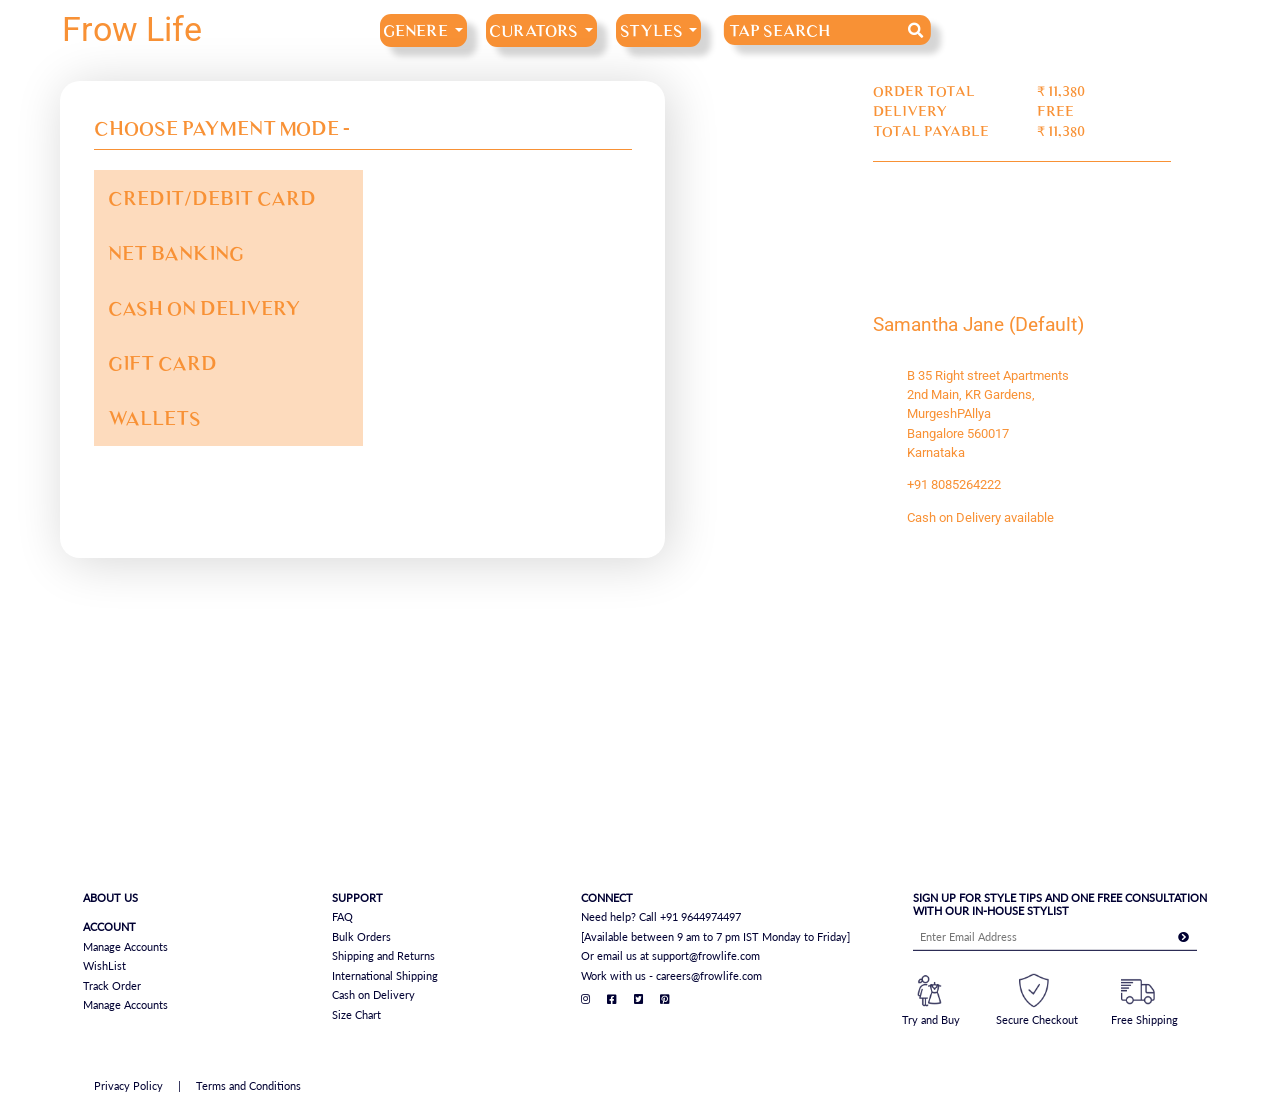
<file: payment.html>
<!doctype html>
<html lang="en">

<head>
    <!-- Required meta tags -->
    <meta charset="utf-8">
    <meta name="viewport" content="width=device-width, initial-scale=1, shrink-to-fit=no">

    <!-- Bootstrap CSS -->
    <link rel="stylesheet" href="https://stackpath.bootstrapcdn.com/bootstrap/4.1.3/css/bootstrap.min.css" integrity="sha384-MCw98/SFnGE8fJT3GXwEOngsV7Zt27NXFoaoApmYm81iuXoPkFOJwJ8ERdknLPMO"
        crossorigin="anonymous">
    <!-- Custom Styles-->
    <link rel="stylesheet" href="css/main.css">

    <!-- font aswome-->
    <link rel="stylesheet" href="https://use.fontawesome.com/releases/v5.5.0/css/all.css" integrity="sha384-B4dIYHKNBt8Bc12p+WXckhzcICo0wtJAoU8YZTY5qE0Id1GSseTk6S+L3BlXeVIU"
        crossorigin="anonymous">

    <title>User - payment</title>
</head>

<body>
    <div class="nav">
        <nav class="navbar navbar-expand-lg">
            <span class="navbar-logo" href="#">Frow Life</span>
            <button class="navbar-toggler" type="button" data-toggle="collapse" data-target="#navbarSupportedContent"
                aria-controls="navbarSupportedContent" aria-expanded="false" aria-label="Toggle navigation">
                <span class="navbar-toggler-icon"></span>
            </button>

            <div class="collapse navbar-collapse" id="navbarSupportedContent">
                <ul class="navbar-nav mr-auto">


                    <li class="nav-item dropdown">
                        <a class="nav-link navbar-link dropdown-toggle" href="#" id="navbarDropdown" role="button"
                            data-toggle="dropdown" aria-haspopup="true" aria-expanded="false">
                            Genere
                        </a>
                        <div class="dropdown-menu" aria-labelledby="navbarDropdown">
                            <a class="dropdown-item" href="#">Action</a>
                            <a class="dropdown-item" href="#">Another action</a>
                            <div class="dropdown-divider"></div>
                            <a class="dropdown-item" href="#">Something else here</a>
                        </div>
                    </li>

                    <li class="nav-item dropdown">
                        <a class="nav-link navbar-link dropdown-toggle" href="#" id="navbarDropdown" role="button"
                            data-toggle="dropdown" aria-haspopup="true" aria-expanded="false">
                            curators
                        </a>
                        <div class="dropdown-menu" aria-labelledby="navbarDropdown">
                            <a class="dropdown-item" href="#">Action</a>
                            <a class="dropdown-item" href="#">Another action</a>
                            <div class="dropdown-divider"></div>
                            <a class="dropdown-item" href="#">Something else here</a>
                        </div>
                    </li>

                    <li class="nav-item dropdown">
                        <a class="nav-link navbar-link dropdown-toggle" href="#" id="navbarDropdown" role="button"
                            data-toggle="dropdown" aria-haspopup="true" aria-expanded="false">
                            styles
                        </a>
                        <div class="dropdown-menu" aria-labelledby="navbarDropdown">
                            <a class="dropdown-item" href="#">Action</a>
                            <a class="dropdown-item" href="#">Another action</a>
                            <div class="dropdown-divider"></div>
                            <a class="dropdown-item" href="#">Something else here</a>
                        </div>
                    </li>

                </ul>
                <form class="form-inline my-2 my-lg-0">
                    <input class="navbar-search " type="search" placeholder="Tap Search" aria-label="Search">
                    <i class="navbar-search-btn fas fa-search"></i>
                </form>

                <div class="navbar-icons">
                    <i class="fas fa-user"></i>
                    <i class="fas fa-question-circle"></i>
                    <i class="fas fa-heart"></i>
                    <i class="fas fa-shopping-bag" onclick="showBag()"></i>
                </div>
                <div class="navbar-cart hidden" id="cartBg">
                    <img src="./images/cart-bg.png" alt="">
                    <div class="navbar-cart-contents hidden" id="cartCont">

                        <div class="navbar-cart-contents-items">Your BAg : 1 Item</div>
                        <div class="navbar-cart-contents-body">
                            <div class="navbar-cart-contents-body-image">
                                <img src="./images/trend-style/trend-style-4.png" alt="">
                            </div>
                            <div class="navbar-cart-contents-body-right">
                                <div class="navbar-cart-contents-body-right-contents">
                                    Product Description
                                </div>
                                <div class="navbar-cart-contents-body-right-qty">
                                    QTY - 1
                                </div>
                                <div class="navbar-cart-contents-body-right-close">X</div>
                                <div class="navbar-cart-contents-body-right-incdec">
                                    <div class="navbar-cart-contents-body-right-add">+</div>
                                    <div class="navbar-cart-contents-body-right-minus">-</div>
                                </div>
                                <div class="navbar-cart-contents-body-right-price">₹ 2,800</div>
                                <div class="navbar-cart-contents-body-right-btn">checkout</div>

                            </div>


                        </div>
                    </div>
                </div>

            </div>
        </nav>

    </div>

    <div class="payment-container">
        <div class="row">
            <div class="col-md-8">
                <div class="payment-container-left">
                    <div class="payment-container-left-heading">Choose PAyment Mode - </div>

                    <hr>

                    <ul>
                        <li>Credit/Debit Card</li>
                        <li>NET BAnking</li>
                        <li>Cash On Delivery</li>
                        <li>Gift Card</li>
                        <li>Wallets</li>
                    </ul>

                </div>
            </div>
            <div class="col-md-3">

                <div class="payment-container-right">
                    <div class="payment-container-right-box">

                        <div class="payment-container-right-box-amt">
                            <div class="row">
                                <div class="col">Order Total </div>
                                <div class="col"> ₹ 11,380</div>
                            </div>
                            <div class="row">
                                <div class="col">Delivery </div>
                                <div class="col">free</div>
                            </div>
                            <div class="row">
                                <div class="col">Total Payable </div>
                                <div class="col"> ₹ 11,380</div>
                            </div>
                    <br>

                        </div>

                        <div class="checkout-address-left-box-name">
                            Samantha Jane <span> (Default)</span>

                        </div>
                        <div class="checkout-address-left-box-address">
                            B 35 Right street Apartments <br>
                            2nd Main, KR Gardens,<br>
                            MurgeshPAllya <br>
                            Bangalore 560017 <br>
                            Karnataka <br>

                        </div>
                        <div class="checkout-address-left-box-phone">+91 8085264222
                        </div>
                        <div class="checkout-address-left-box-cod">
                            Cash on Delivery available
                        </div>

                    </div>
                </div>
            </div>
        </div>
    </div>

    <div class="footer">
        <div class="footer-wrapper">
            <div class="footer-wrapper-content">
                <div class="footer-wrapper-content-about">
                    <ul>
                        <li class="footer-wrapper-content-head">About US</li>

                    </ul>
                    <ul>
                        <li class="footer-wrapper-content-head"> ACCOUNT</li>
                        <li>Manage Accounts</li>
                        <li>WishList</li>
                        <li>Track Order</li>
                        <li>Manage Accounts</li>
                    </ul>
                </div>
                <div class="footer-wrapper-content-support">
                    <ul>
                        <li class="footer-wrapper-content-head">Support</li>
                        <li>FAQ</li>
                        <li>Bulk Orders</li>
                        <li>Shipping and Returns</li>
                        <li>International Shipping</li>
                        <li>Cash on Delivery</li>
                        <li>Size Chart</li>
                    </ul>
                </div>
                <div class="footer-wrapper-content-connect">
                    <ul>
                        <li class="footer-wrapper-content-head">Connect</li>
                        <li>Need help? Call +91 9644974497</li>
                        <li>[Available between 9 am to 7 pm IST Monday to Friday]</li>
                        <li>Or email us at support@frowlife.com</li>
                        <li>Work with us - careers@frowlife.com</li>
                        <li class="footer-wrapper-content-social">
                            <i class="fab fa-instagram"></i>
                            <i class="fab fa-facebook-square"></i>
                            <i class="fab fa-twitter-square"></i>
                            <i class="fab fa-pinterest-square"></i>

                        </li>
                    </ul>
                </div>
                <div class="footer-wrapper-content-signup">
                    <ul>
                        <li class="footer-wrapper-content-head">
                            SIGN UP FOR STYLE TIPS AND ONE FREE CONSULTATION
                            WITH OUR IN-HOUSE STYLIST</li>
                        <li class="footer-wrapper-content-txtip">
                            <input type="text" placeholder="Enter Email Address"> <i class="fa fa-chevron-circle-right"></i>
                        </li>

                        <br>

                        <li class="footer-wrapper-content-grid">
                            <ul>
                                <li><img src="./icons/icons8-try-and-buy-100@2x.png" alt=""></li>
                                <li style="transform: translateX(-10%)">Try and Buy</li>
                            </ul>
                            <ul>
                                <li><img src="./icons/icons8-protect-100@2x.png" alt=""></li>
                                <li style="transform: translateX(-20%)">Secure Checkout</li>
                            </ul>
                            <ul>
                                <li><img src="./icons/icons8-in-transit-100@2x.png" alt=""></li>
                                <li style="transform: translateX(-10%)">Free Shipping</li>
                            </ul>

                        </li>
                    </ul>
                </div>
            </div>

            <div class="footer-wrapper-extra-links">
                <p>Privacy Policy &nbsp; &nbsp; | &nbsp; &nbsp; Terms and Conditions</p>
            </div>
        </div>
    </div>
    <!-- Optional JavaScript -->
    <script>
        function show() {
            document.getElementById('leftBox').style.display = "none";
            document.getElementById('content').classList.remove('hidden');

        }
    </script>
    <!-- jQuery first, then Popper.js, then Bootstrap JS -->
    <script src="https://code.jquery.com/jquery-3.2.1.slim.min.js" integrity="sha384-KJ3o2DKtIkvYIK3UENzmM7KCkRr/rE9/Qpg6aAZGJwFDMVNA/GpGFF93hXpG5KkN"
        crossorigin="anonymous"></script>
    <script src="https://cdnjs.cloudflare.com/ajax/libs/popper.js/1.12.9/umd/popper.min.js" integrity="sha384-ApNbgh9B+Y1QKtv3Rn7W3mgPxhU9K/ScQsAP7hUibX39j7fakFPskvXusvfa0b4Q"
        crossorigin="anonymous"></script>
    <script src="https://maxcdn.bootstrapcdn.com/bootstrap/4.0.0/js/bootstrap.min.js" integrity="sha384-JZR6Spejh4U02d8jOt6vLEHfe/JQGiRRSQQxSfFWpi1MquVdAyjUar5+76PVCmYl"
        crossorigin="anonymous"></script>
</body>

</html>
</file>
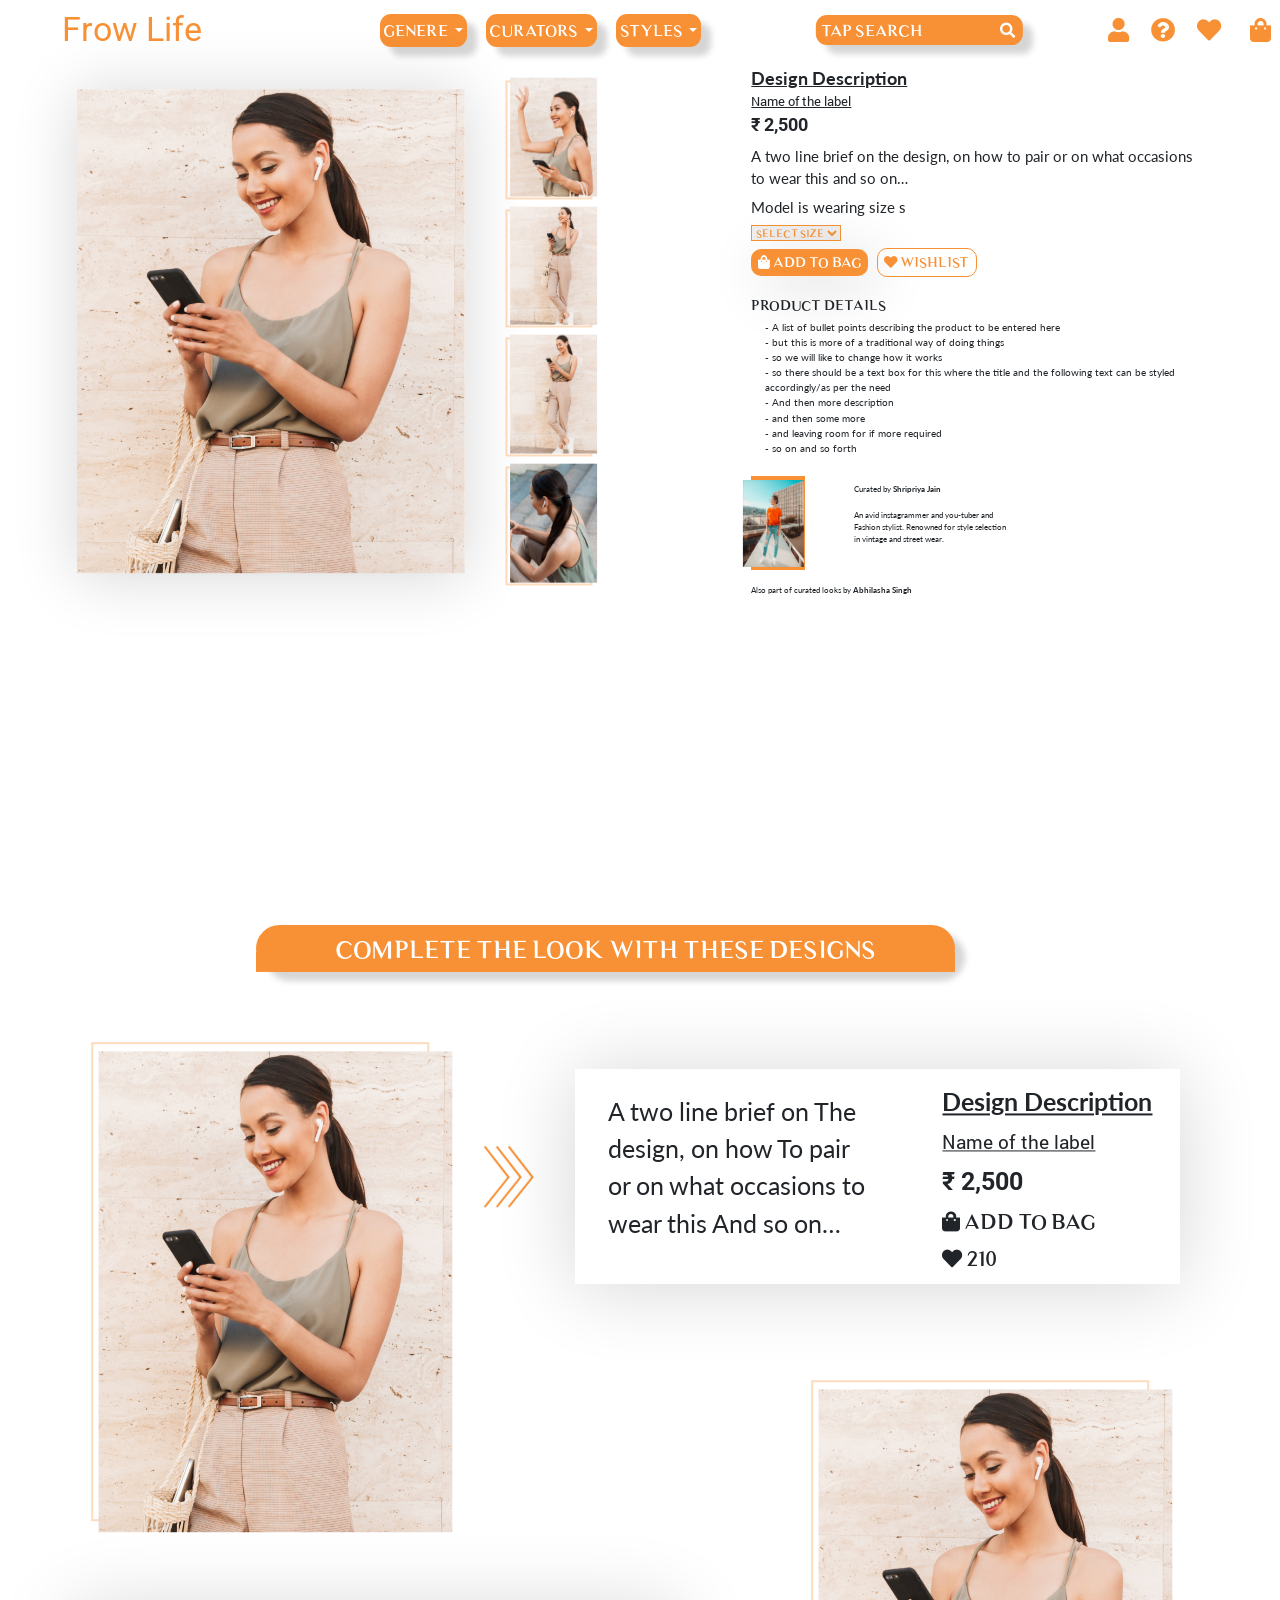
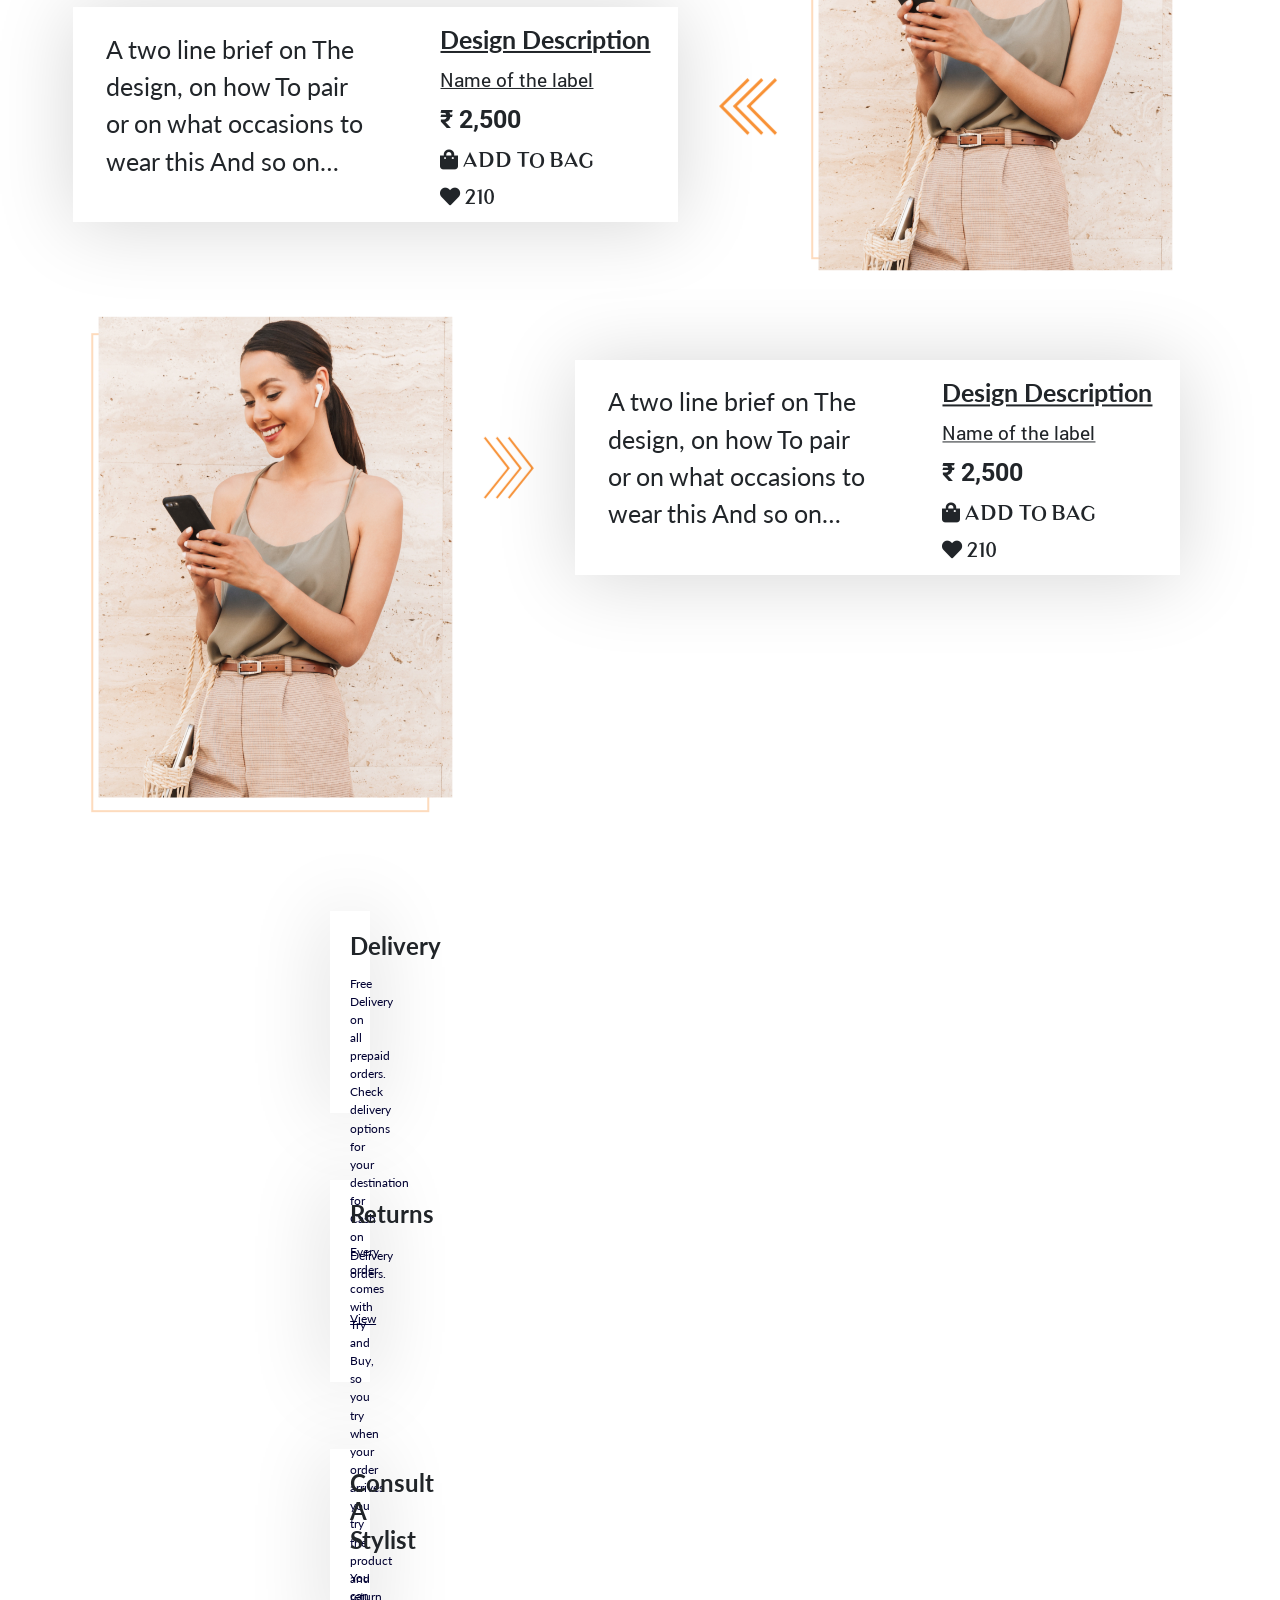
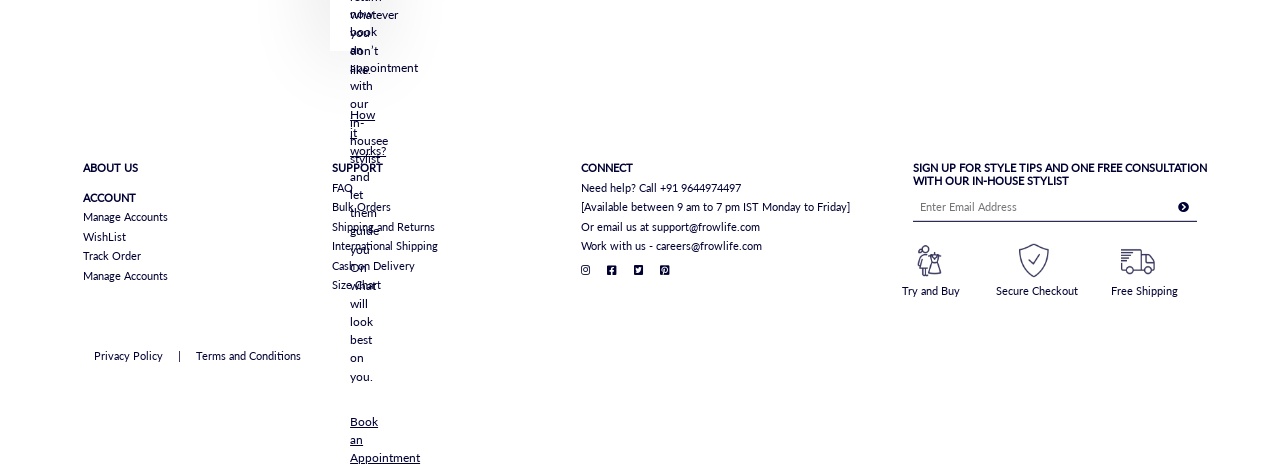
<file: product.html>
<!doctype html>
<html lang="en">

<head>
    <!-- Required meta tags -->
    <meta charset="utf-8">
    <meta name="viewport" content="width=device-width, initial-scale=1, shrink-to-fit=no">

    <!-- Bootstrap CSS -->
    <link rel="stylesheet" href="https://stackpath.bootstrapcdn.com/bootstrap/4.1.3/css/bootstrap.min.css" integrity="sha384-MCw98/SFnGE8fJT3GXwEOngsV7Zt27NXFoaoApmYm81iuXoPkFOJwJ8ERdknLPMO"
        crossorigin="anonymous">
    <!-- Custom Styles-->
    <link rel="stylesheet" href="css/main.css">

    <!-- font aswome-->
    <link rel="stylesheet" href="https://use.fontawesome.com/releases/v5.5.0/css/all.css" integrity="sha384-B4dIYHKNBt8Bc12p+WXckhzcICo0wtJAoU8YZTY5qE0Id1GSseTk6S+L3BlXeVIU"
        crossorigin="anonymous">

    <title>User - Product Page</title>
</head>

<body>
        <nav class="navbar navbar-expand-xl">
                <a class="navbar-logo" href="#"> Frow Life</a>
                <button class="navbar-toggler" type="button" data-toggle="collapse" data-target="#navbarSupportedContent"
                    aria-controls="navbarSupportedContent" aria-expanded="false" aria-label="Toggle navigation">
                    <span class="navbar-toggler-icon1">
                        <i class="fas fa-bars"></i>
                    </span>
                </button>
        
                <div class="collapse navbar-collapse" id="navbarSupportedContent">
                    <ul class="navbar-nav mr-auto">
        
        
                        <li class="nav-item dropdown">
                            <a class="nav-link navbar-link dropdown-toggle" href="#" id="navbarDropdown" role="button"
                                data-toggle="dropdown" aria-haspopup="true" aria-expanded="false">
                                Genere
                            </a>
                            <div class="dropdown-menu" aria-labelledby="navbarDropdown">
                                <a class="dropdown-item" href="#">Action</a>
                                <a class="dropdown-item" href="#">Another action</a>
                                <div class="dropdown-divider"></div>
                                <a class="dropdown-item" href="#">Something else here</a>
                            </div>
                        </li>
        
                        <li class="nav-item dropdown">
                            <a class="nav-link navbar-link dropdown-toggle" href="#" id="navbarDropdown" role="button"
                                data-toggle="dropdown" aria-haspopup="true" aria-expanded="false">
                                curators
                            </a>
                            <div class="dropdown-menu" aria-labelledby="navbarDropdown">
                                <a class="dropdown-item" href="#">Action</a>
                                <a class="dropdown-item" href="#">Another action</a>
                                <div class="dropdown-divider"></div>
                                <a class="dropdown-item" href="#">Something else here</a>
                            </div>
                        </li>
        
                        <li class="nav-item dropdown">
                            <a class="nav-link navbar-link dropdown-toggle" href="#" id="navbarDropdown" role="button"
                                data-toggle="dropdown" aria-haspopup="true" aria-expanded="false">
                                styles
                            </a>
                            <div class="dropdown-menu" aria-labelledby="navbarDropdown">
                                <a class="dropdown-item" href="#">Action</a>
                                <a class="dropdown-item" href="#">Another action</a>
                                <div class="dropdown-divider"></div>
                                <a class="dropdown-item" href="#">Something else here</a>
                            </div>
                        </li>
        
                    </ul>
                    <form class="form-inline my-2 my-lg-0">
                        <input class="navbar-search " type="search" placeholder="Tap Search" aria-label="Search">
                        <i class="navbar-search-btn fas fa-search"></i>
                    </form>
        
                    <div class="navbar-icons landing-nav-icons ">
                        <i class="fas fa-user"></i>
                        <i class="fas fa-question-circle"></i>
                        <i class="fas fa-heart"></i>
                        <i class="fas fa-shopping-bag"></i>
                    </div>
                </div>
            </nav>

    <div class="product-hero-wrapper">
        <div class="row">
            <div class="product-hero-img-main col-md-5">
                <img onclick="zoomProd()" src="./images/image-of-pleased-brunette-woman-wearing-casual-D4EHXL2@2x.png" alt="">
            </div>
            <div class="product-hero-img-others col-md-2">
                <div class="row"><img onclick="zoomProd()" src="./images/trend-style/trend-style-4.png" alt=""></div>
                <div class="row"><img onclick="zoomProd()" src="./images/trend-style/trend-style-5.png" alt=""></div>
                <div class="row"><img onclick="zoomProd()" src="./images/trend-style/trend-style-1-6.png" alt=""></div>
                <div class="row"><img onclick="zoomProd()" src="./images/trend-style/trend-style-2-7.png" alt=""></div>
            </div>
            <div class="product-hero-desc col-md-5">
                <div class="product-hero-desc-title">Design Description</div>
                <div class="product-hero-desc-label">Name of the label</div>
                <div class="product-hero-desc-price">₹ 2,500</div>
                <div class="product-hero-desc-desc">A two line brief on the design, on how to pair or on
                    what occasions to wear this and so on…</div>
                <div class="product-hero-desc-modelSize">Model is wearing size s</div>
                <select name="" id="" class="product-hero-desc-size">
                     <option value="Sel" default>SELECT SIZE</option>
                    <option value="S">Small</option>
                    <option value="M">Medium</option>
                    <option value="L">Large</option>
                </select>
                <br>
                <div class="product-hero-desc-addbag">
                    <i class="fas fa-shopping-bag"></i>
                    Add to BAG
                </div>
                <div class="product-hero-desc-wishlist">
                    <i class="fas fa-heart"></i>
                    Wishlist
                </div>
                <div class="product-hero-desc-prodDetails">
                    <h3>Product Details</h3>
                    <ul>
                        <li>  - A list of bullet points describing the product to be entered here</li>
                        <li>- but this is more of a traditional way of doing things</li>
                        <li>- so we will like to change how it works</li>
                        <li>- so there should be a text box for this where the title and the
                                following text can be styled accordingly/as per the need</li>
                        <li>- And then more description</li>
                        <li>- and then some more</li>
                        <li>- and leaving room for if more required</li>
                        <li>- so on and so forth</li>
                    </ul>
                 
                </div>
                <div class="product-hero-desc-curator">
                    <div class="product-hero-desc-curator-img">
                        <img src="./images/best-curator.png" alt="">
                    </div>
              <div class="product-hero-desc-curator-right">
                    <div class="product-hero-desc-curator-name">
                            Curated by <span>Shripriya Jain </span>

                    </div>
                    <div class="product-hero-desc-curator-descp">
                            An avid instagrammer and you-tuber and <br>
                            Fashion stylist.  Renowned for style selection <br>
                            in vintage and street wear.
                    </div>
              </div>


                </div>
                <div class="product-hero-desc-curator-2">
                        Also part of curated looks by <span>Abhilasha Singh</span>
                </div>
            </div>
        </div>
    </div>

    <!-- ------------------------------------------------------------ Desktop version -------------------------------------- -->
    <div class="product-desktop">
    <div class="product-content-wrapper">
        <div class="product-content-infoBar">
            <span class="product-content-infoBar-text">
            Complete the look with these designs

            </span>
        </div>

        
    </div>

    <div class="style-hero">
      
            <div class="style-hero">
              <div class="style-hero-imgContainer">
                <img src="./images/image-of-pleased-brunette-woman-wearing-casual-D4EHXL2@2x.png" alt="">
              </div>
              <div class="style-hero-arrow">
                <img src="./images/trend-style/arrow-right.png" alt="">
              </div>
              <div class="style-hero-desc">
                <div class="style-hero-desc-left">
                  <p>
                      A two line brief on
                      The design, on how
                      To pair or on what 
                      occasions to  wear this
                      And so on…
                  </p>
                </div>
                <div class="style-hero-desc-right">
                  <p class="style-hero-desc-right-name">
                      Design Description
                  </p>
                  <p class="style-hero-desc-right-label">
                      Name of the label
                  </p>
                  <p class="style-hero-desc-right-price">
                      ₹ 2,500
                  </p>
                  <p class="style-hero-desc-right-bag">
                      <i class="fas fa-shopping-bag"></i>
                      Add to bag
                  </p>
                  <p class="style-hero-desc-right-heart">
                      <i class="fas fa-heart"></i>
                      210
                  </p>
        
                </div>
              </div>
            </div>
            <div class="style-hero-2">
            <div class="style-hero-desc style-hero-2-desc">
                <div class="style-hero-desc-left">
                  <p>
                      A two line brief on
                      The design, on how
                      To pair or on what 
                      occasions to  wear this
                      And so on…
                  </p>
                </div>
                <div class="style-hero-desc-right">
                  <p class="style-hero-desc-right-name">
                      Design Description
                  </p>
                  <p class="style-hero-desc-right-label">
                      Name of the label
                  </p>
                  <p class="style-hero-desc-right-price">
                      ₹ 2,500
                  </p>
                  <p class="style-hero-desc-right-bag">
                      <i class="fas fa-shopping-bag"></i>
                      Add to bag
                  </p>
                  <p class="style-hero-desc-right-heart">
                      <i class="fas fa-heart"></i>
                      210
                  </p>
        
                </div>
              </div>
        
              <div class="style-hero-2-arrow">
                  <img src="./images/trend-style/arrow-left.png" alt="">
                </div>
                <div class="style-hero-imgContainer style-hero-2-image">
                    <img src="./images/image-of-pleased-brunette-woman-wearing-casual-D4EHXL2@2x.png" alt="">
                  </div>
            </div>
        
            <div class="blankHeight"></div>
            <div class="style-hero">
              <div class="style-hero-imgContainer">
                <img class="pullUp" src="./images/image-of-pleased-brunette-woman-wearing-casual-D4EHXL2@2x.png" alt="">
              </div>
              <div class="style-hero-arrow">
                <img src="./images/trend-style/arrow-right.png" alt="">
              </div>
              <div class="style-hero-desc">
                <div class="style-hero-desc-left">
                  <p>
                      A two line brief on
                      The design, on how
                      To pair or on what 
                      occasions to  wear this
                      And so on…
                  </p>
                </div>
                <div class="style-hero-desc-right">
                  <p class="style-hero-desc-right-name">
                      Design Description
                  </p>
                  <p class="style-hero-desc-right-label">
                      Name of the label
                  </p>
                  <p class="style-hero-desc-right-price">
                      ₹ 2,500
                  </p>
                  <p class="style-hero-desc-right-bag">
                      <i class="fas fa-shopping-bag"></i>
                      Add to bag
                  </p>
                  <p class="style-hero-desc-right-heart">
                      <i class="fas fa-heart"></i>
                      210
                  </p>
        
                </div>
              </div>
            </div>
        
            
          </div>
        </div>

            <!-- ------------------------------------------------------------ Desktop version -------------------------------------- -->


    <!-- ------------------------------------------------------------ Mobile version -------------------------------------- -->


        <div class="mobile-product">
                <div class="mobile-style-hero-text">
                        Street wear for the
                        One on the go
                </div>

                <div class="mobile-style-hero-container">
                        <div class="style-hero-imgContainer">
                                <img src="./images/image-of-pleased-brunette-woman-wearing-casual-D4EHXL2@2x.png" alt="">
                              </div>
            
                              <div class="style-hero-desc">
                                    <div class="style-hero-desc-left">
                                      <p>
                                          A two line brief on
                                          The design, on how
                                          To pair or on what 
                                          occasions to  wear this
                                          And so on…
                                      </p>
                                    </div>
                                    <div class="style-hero-desc-right">
                                      <p class="style-hero-desc-right-name">
                                          Design Description
                                      </p>
                                      <p class="style-hero-desc-right-label">
                                          Name of the label
                                      </p>
                                      <p class="style-hero-desc-right-price">
                                          ₹ 2,500
                                      </p>
                                      <p class="style-hero-desc-right-bag">
                                          <i class="fas fa-shopping-bag"></i>
                                          Add to bag
                                      </p>
                                      <p class="style-hero-desc-right-heart">
                                          <i class="fas fa-heart"></i>
                                          210
                                      </p>
                            
                                    </div>
                                  </div>
            
                              
                </div>

                <div class="mobile-style-hero-container">
                        <div class="style-hero-imgContainer">
                                <img src="./images/image-of-pleased-brunette-woman-wearing-casual-D4EHXL2@2x.png" alt="">
                              </div>
            
                              <div class="style-hero-desc">
                                    <div class="style-hero-desc-left">
                                      <p>
                                          A two line brief on
                                          The design, on how
                                          To pair or on what 
                                          occasions to  wear this
                                          And so on…
                                      </p>
                                    </div>
                                    <div class="style-hero-desc-right">
                                      <p class="style-hero-desc-right-name">
                                          Design Description
                                      </p>
                                      <p class="style-hero-desc-right-label">
                                          Name of the label
                                      </p>
                                      <p class="style-hero-desc-right-price">
                                          ₹ 2,500
                                      </p>
                                      <p class="style-hero-desc-right-bag">
                                          <i class="fas fa-shopping-bag"></i>
                                          Add to bag
                                      </p>
                                      <p class="style-hero-desc-right-heart">
                                          <i class="fas fa-heart"></i>
                                          210
                                      </p>
                            
                                    </div>
                                  </div>
            
                              
                </div>

                <div class="mobile-style-hero-container">
                        <div class="style-hero-imgContainer">
                                <img src="./images/image-of-pleased-brunette-woman-wearing-casual-D4EHXL2@2x.png" alt="">
                              </div>
            
                              <div class="style-hero-desc">
                                    <div class="style-hero-desc-left">
                                      <p>
                                          A two line brief on
                                          The design, on how
                                          To pair or on what 
                                          occasions to  wear this
                                          And so on…
                                      </p>
                                    </div>
                                    <div class="style-hero-desc-right">
                                      <p class="style-hero-desc-right-name">
                                          Design Description
                                      </p>
                                      <p class="style-hero-desc-right-label">
                                          Name of the label
                                      </p>
                                      <p class="style-hero-desc-right-price">
                                          ₹ 2,500
                                      </p>
                                      <p class="style-hero-desc-right-bag">
                                          <i class="fas fa-shopping-bag"></i>
                                          Add to bag
                                      </p>
                                      <p class="style-hero-desc-right-heart">
                                          <i class="fas fa-heart"></i>
                                          210
                                      </p>
                            
                                    </div>
                                  </div>
            
                              
                </div>


        </div>


    <!-- ------------------------------------------------------------ Mobile version -------------------------------------- -->

          <div class="row product-cards">
              <div class="col-md-3 product-cards-card">
                  <h3 class="product-cards-card-title">
                    Delivery
                  </h3>

                  <p class="product-cards-card-desc">
                    Free Delivery on all prepaid orders. Check 
                    delivery options for your destination for 
                    Cash on Delivery orders. 
                  </p>

                  <a href="#" class="product-cards-card-link">
                    View
                  </a>
              </div>
              <div class="col-md-3 product-cards-card">
                <h3 class="product-cards-card-title">
                    Returns
                  </h3>

                  <p class="product-cards-card-desc">
                    Every order comes with Try and Buy, so you
                    try when your order arrives you try the product 
                    and  return whatever you don’t like. 
                  </p>

                  <a href="#" class="product-cards-card-link">
                    How it works?
                  </a>
              </div>
              <div class="col-md-3 product-cards-card">
                <h3 class="product-cards-card-title">
                    Consult A Stylist
                  </h3>

                  <p class="product-cards-card-desc">
                    You can now book an appointment with our
                    in-housee stylist and let them guide you
                    On what will look best on you. 
                  </p>

                  <a href="#" class="product-cards-card-link">
                    Book an Appointment
                  </a>
              </div>
          </div>

          <div class="footer product-footer">
    <div class="footer-wrapper">
        <div class="footer-wrapper-content">
            <div class="footer-wrapper-content-about">
                <ul>
                    <li class="footer-wrapper-content-head">About US</li>

                </ul>
                <ul>
                    <li class="footer-wrapper-content-head"> ACCOUNT</li>
                    <li>Manage Accounts</li>
                    <li>WishList</li>
                    <li>Track Order</li>
                    <li>Manage Accounts</li>
                </ul>
            </div>
            <div class="footer-wrapper-content-support">
                <ul>
                    <li class="footer-wrapper-content-head">Support</li>
                    <li>FAQ</li>
                    <li>Bulk Orders</li>
                    <li>Shipping and Returns</li>
                    <li>International Shipping</li>
                    <li>Cash on Delivery</li>
                    <li>Size Chart</li>
                </ul>
            </div>
            <div class="footer-wrapper-content-connect">
                <ul>
                    <li class="footer-wrapper-content-head">Connect</li>
                    <li>Need help? Call +91 9644974497</li>
                    <li>[Available between 9 am to 7 pm IST Monday to Friday]</li>
                    <li>Or email us at support@frowlife.com</li>
                    <li>Work with us - careers@frowlife.com</li>
                    <li class="footer-wrapper-content-social">
                         <i class="fab fa-instagram"></i> 
                        <i class="fab fa-facebook-square"></i> 
                        <i class="fab fa-twitter-square"></i>
                        <i class="fab fa-pinterest-square"></i>

                    </li>
                </ul>
            </div>
            <div class="footer-wrapper-content-signup">
                <ul>
                    <li class="footer-wrapper-content-head">
                        SIGN UP FOR STYLE TIPS AND ONE FREE CONSULTATION
                        WITH OUR IN-HOUSE STYLIST</li>
                    <li class="footer-wrapper-content-txtip">
                        <input type="text" placeholder="Enter Email Address"> <i class="fa fa-chevron-circle-right"></i>
                    </li>

                    <br>

                    <li class="footer-wrapper-content-grid">
                        <ul>
                            <li><img src="./icons/icons8-try-and-buy-100@2x.png" alt=""></li>
                            <li style="transform: translateX(-10%)">Try and Buy</li>
                        </ul>
                        <ul>
                            <li><img src="./icons/icons8-protect-100@2x.png" alt=""></li>
                            <li  style="transform: translateX(-20%)">Secure Checkout</li>
                        </ul>
                        <ul>
                            <li><img src="./icons/icons8-in-transit-100@2x.png" alt=""></li>
                            <li  style="transform: translateX(-10%)">Free Shipping</li>
                        </ul>

                    </li>
                </ul>
            </div>
        </div>

        <div class="footer-wrapper-extra-links">
            <p>Privacy Policy &nbsp; &nbsp;  | &nbsp; &nbsp; Terms and Conditions</p>
        </div>
    </div>
</div>




<div class="product-zoom hidden" id="zoomP">
    <i class="fa fa-times" onclick="zoomProd()"></i>
    <div class="product-zoom-content">
            <div class="product-zoom-content-wrapper">
                <div class="product-zoom-content-left row">
                        <div class="product-hero-img-others col-md-5">
                                <div class="row"><img  src="./images/trend-style/trend-style-4.png" alt=""></div>
                                <div class="row"><img  src="./images/trend-style/trend-style-5.png" alt=""></div>
                                <div class="row"><img  src="./images/trend-style/trend-style-1-6.png" alt=""></div>
                                <div class="row"><img  src="./images/trend-style/trend-style-2-7.png" alt=""></div>
                            </div>
                            <div class="col-md-2"></div>
                            <div class="product-hero-img-others col-md-5">
                                    <div class="row"><img  src="./images/trend-style/trend-style-4.png" alt=""></div>
                                    <div class="row"><img  src="./images/trend-style/trend-style-5.png" alt=""></div>
                                    <div class="row"><img  src="./images/trend-style/trend-style-1-6.png" alt=""></div>
                                    <div class="row"><img  src="./images/trend-style/trend-style-2-7.png" alt=""></div>
                                </div>
                </div>
                <div class="product-zoom-content-right">
                    <img src="./images/trend-style/trend-style-4.png" alt="">
                </div>
            </div>
    </div>
</div>

    <!-- ------------------------------------------------------------ Mobile version -------------------------------------- -->

<div class="mobile-footer">
        <div class="mobile-footer-wrapper">
            <div class="mobile-footer-wrapper-content">
                <div class="footer-wrapper-content-about">
                    <ul>
                        <li class="footer-wrapper-content-head">About US</li>

                    </ul>
                    <ul>
                        <li class="footer-wrapper-content-head"> ACCOUNT</li>
                        <li>Manage Accounts</li>
                        <li>WishList</li>
                        <li>Track Order</li>
                        <li>Manage Accounts</li>
                    </ul>
                </div>
                <br><br>
                <div class="footer-wrapper-content-support">
                    <ul>
                        <li class="footer-wrapper-content-head">Support</li>
                        <li>FAQ</li>
                        <li>Bulk Orders</li>
                        <li>Shipping and Returns</li>
                        <li>International Shipping</li>
                        <li>Cash on Delivery</li>
                        <li>Size Chart</li>
                    </ul>
                </div>
                <br><br>
                <div class="footer-wrapper-content-connect">
                    <ul>
                        <li class="footer-wrapper-content-head">Connect</li>
                        <li>Need help? Call +91 9644974497</li>
                        <li>[Available between 9 am to 7 pm IST Monday to Friday]</li>
                        <li>Or email us at support@frowlife.com</li>
                        <li>Work with us - careers@frowlife.com</li>
                        <li class="footer-wrapper-content-social">
                            <i class="fab fa-instagram"></i>
                            <i class="fab fa-facebook-square"></i>
                            <i class="fab fa-twitter-square"></i>
                            <i class="fab fa-pinterest-square"></i>

                        </li>
                    </ul>
                </div>
                <br><br>
                <div class="footer-wrapper-content-signup">
                    <ul>
                        <li class="footer-wrapper-content-head">
                            SIGN UP FOR STYLE TIPS AND ONE FREE CONSULTATION
                            WITH OUR IN-HOUSE STYLIST</li>
                        <li class="footer-wrapper-content-txtip">
                            <input type="text" placeholder="Enter Email Address"> <i class="fa fa-chevron-circle-right"></i>
                        </li>

                        <br>

                        <li class="footer-wrapper-content-grid">
                            <ul>
                                <li><img src="./icons/icons8-try-and-buy-100@2x.png" alt=""></li>
                                <li style="transform: translateX(-10%)">Try and Buy</li>
                            </ul>
                            <ul>
                                <li><img src="./icons/icons8-protect-100@2x.png" alt=""></li>
                                <li style="transform: translateX(-20%)">Secure Checkout</li>
                            </ul>
                            <ul>
                                <li><img src="./icons/icons8-in-transit-100@2x.png" alt=""></li>
                                <li style="transform: translateX(-10%)">Free Shipping</li>
                            </ul>

                        </li>
                    </ul>
                </div>
                <br><br>
            </div>

            <div class="mobile-footer-wrapper-extra-links">
                <p>Privacy Policy &nbsp; &nbsp; | &nbsp; &nbsp; Terms and Conditions</p>
            </div>
        </div>
    </div>

</div>

    <!-- ------------------------------------------------------------ Mobile version -------------------------------------- -->

    <!-- Optional JavaScript -->
    <script>
   let zoomProd = function(){
        if(document.getElementById("zoomP").classList.contains("hidden"))
            document.getElementById("zoomP").classList.remove("hidden");
        else
              document.getElementById("zoomP").classList.add("hidden");
   }
    </script>
    <!-- jQuery first, then Popper.js, then Bootstrap JS -->
    <script src="https://code.jquery.com/jquery-3.3.1.slim.min.js" integrity="sha384-q8i/X+965DzO0rT7abK41JStQIAqVgRVzpbzo5smXKp4YfRvH+8abtTE1Pi6jizo"
        crossorigin="anonymous"></script>
    <script src="https://cdnjs.cloudflare.com/ajax/libs/popper.js/1.14.3/umd/popper.min.js" integrity="sha384-ZMP7rVo3mIykV+2+9J3UJ46jBk0WLaUAdn689aCwoqbBJiSnjAK/l8WvCWPIPm49"
        crossorigin="anonymous"></script>
    <script src="https://stackpath.bootstrapcdn.com/bootstrap/4.1.3/js/bootstrap.min.js" integrity="sha384-ChfqqxuZUCnJSK3+MXmPNIyE6ZbWh2IMqE241rYiqJxyMiZ6OW/JmZQ5stwEULTy"
        crossorigin="anonymous"></script>
</body>

</html>
</file>
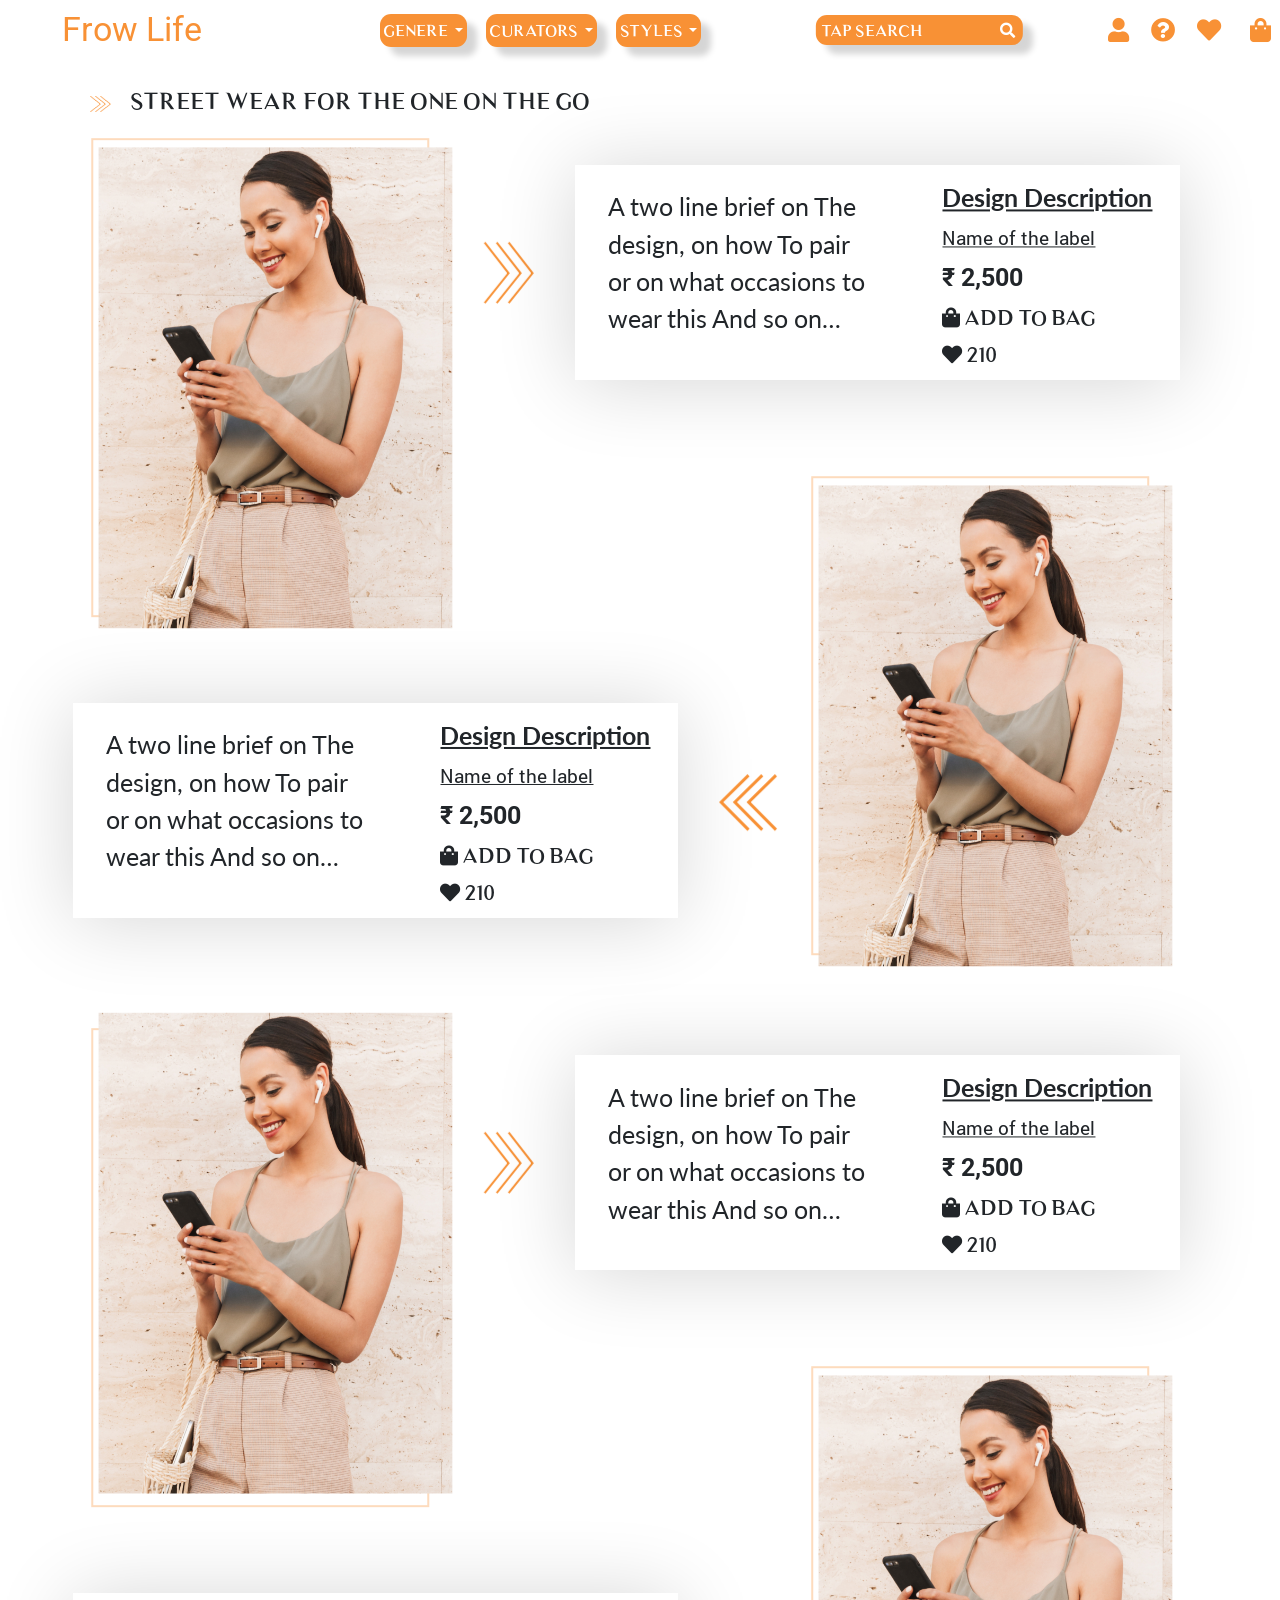
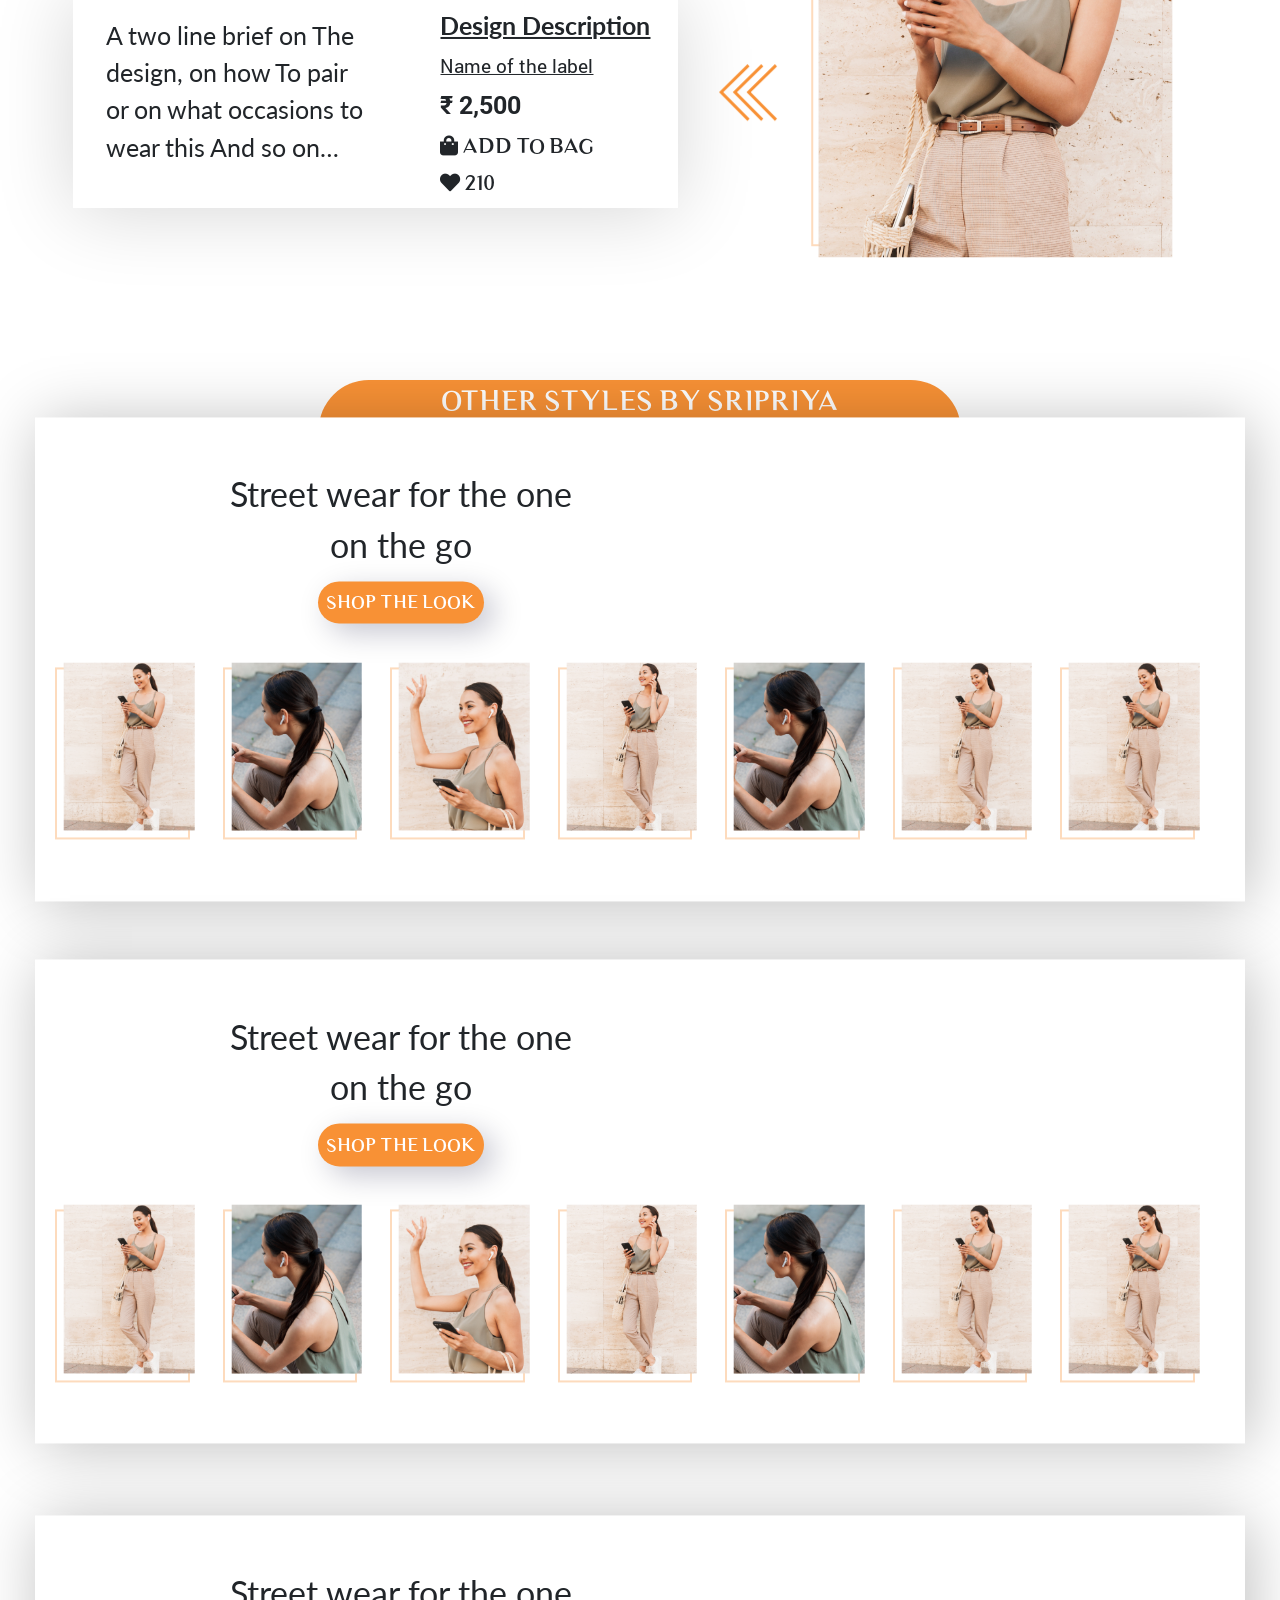
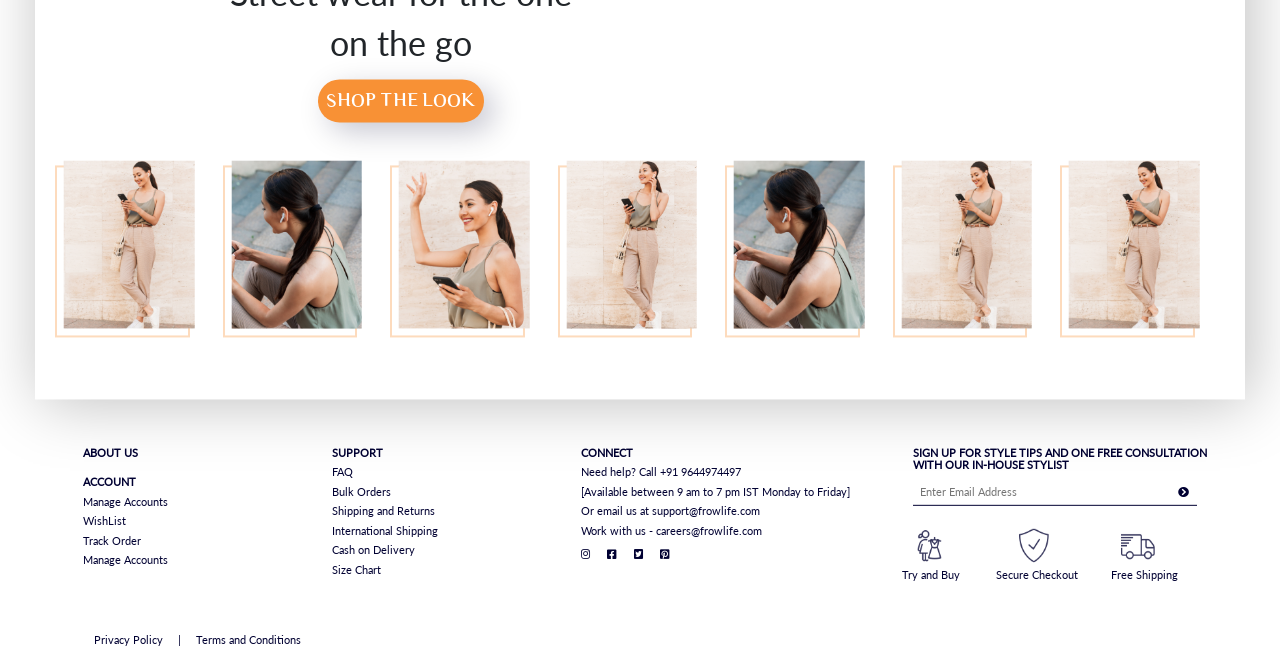
<file: style.html>
<!doctype html>
<html lang="en">
  <head>
    <!-- Required meta tags -->
    <meta charset="utf-8">
    <meta name="viewport" content="width=device-width, initial-scale=1, shrink-to-fit=no">

    <!-- Bootstrap CSS -->
    <link rel="stylesheet" href="https://stackpath.bootstrapcdn.com/bootstrap/4.1.3/css/bootstrap.min.css" integrity="sha384-MCw98/SFnGE8fJT3GXwEOngsV7Zt27NXFoaoApmYm81iuXoPkFOJwJ8ERdknLPMO" crossorigin="anonymous">
  <!-- Custom Styles-->
  <link rel="stylesheet" href="css/main.css">

  <!-- font aswome-->
  <link rel="stylesheet" href="https://use.fontawesome.com/releases/v5.5.0/css/all.css" integrity="sha384-B4dIYHKNBt8Bc12p+WXckhzcICo0wtJAoU8YZTY5qE0Id1GSseTk6S+L3BlXeVIU"
    crossorigin="anonymous">

    <title>User - Style Page</title>
  </head>
  <body>
        <nav class="navbar navbar-expand-xl">
                <a class="navbar-logo" href="#"> Frow Life</a>
                <button class="navbar-toggler" type="button" data-toggle="collapse" data-target="#navbarSupportedContent"
                    aria-controls="navbarSupportedContent" aria-expanded="false" aria-label="Toggle navigation">
                    <span class="navbar-toggler-icon1">
                        <i class="fas fa-bars"></i>
                    </span>
                </button>
        
                <div class="collapse navbar-collapse" id="navbarSupportedContent">
                    <ul class="navbar-nav mr-auto">
        
        
                        <li class="nav-item dropdown">
                            <a class="nav-link navbar-link dropdown-toggle" href="#" id="navbarDropdown" role="button"
                                data-toggle="dropdown" aria-haspopup="true" aria-expanded="false">
                                Genere
                            </a>
                            <div class="dropdown-menu" aria-labelledby="navbarDropdown">
                                <a class="dropdown-item" href="#">Action</a>
                                <a class="dropdown-item" href="#">Another action</a>
                                <div class="dropdown-divider"></div>
                                <a class="dropdown-item" href="#">Something else here</a>
                            </div>
                        </li>
        
                        <li class="nav-item dropdown">
                            <a class="nav-link navbar-link dropdown-toggle" href="#" id="navbarDropdown" role="button"
                                data-toggle="dropdown" aria-haspopup="true" aria-expanded="false">
                                curators
                            </a>
                            <div class="dropdown-menu" aria-labelledby="navbarDropdown">
                                <a class="dropdown-item" href="#">Action</a>
                                <a class="dropdown-item" href="#">Another action</a>
                                <div class="dropdown-divider"></div>
                                <a class="dropdown-item" href="#">Something else here</a>
                            </div>
                        </li>
        
                        <li class="nav-item dropdown">
                            <a class="nav-link navbar-link dropdown-toggle" href="#" id="navbarDropdown" role="button"
                                data-toggle="dropdown" aria-haspopup="true" aria-expanded="false">
                                styles
                            </a>
                            <div class="dropdown-menu" aria-labelledby="navbarDropdown">
                                <a class="dropdown-item" href="#">Action</a>
                                <a class="dropdown-item" href="#">Another action</a>
                                <div class="dropdown-divider"></div>
                                <a class="dropdown-item" href="#">Something else here</a>
                            </div>
                        </li>
        
                    </ul>
                    <form class="form-inline my-2 my-lg-0">
                        <input class="navbar-search " type="search" placeholder="Tap Search" aria-label="Search">
                        <i class="navbar-search-btn fas fa-search"></i>
                    </form>
        
                    <div class="navbar-icons landing-nav-icons ">
                        <i class="fas fa-user"></i>
                        <i class="fas fa-question-circle"></i>
                        <i class="fas fa-heart"></i>
                        <i class="fas fa-shopping-bag"></i>
                    </div>
                </div>
            </nav>

              <!-- --------------------------------------------------- Desktop version ----------------------------------------------------------------------------- -->

   <div class="style-desktop">      
  <div class="style-hero">
    <div class="style-hero-text">
      <img class="style-hero-text-arrowRight" src="./images/trend-style/arrow-right.png" alt="">
      <span>Street wear for the one on the go</span>
    </div>
    <div class="style-hero">
      <div class="style-hero-imgContainer">
        <img src="./images/image-of-pleased-brunette-woman-wearing-casual-D4EHXL2@2x.png" alt="">
      </div>
      <div class="style-hero-arrow">
        <img src="./images/trend-style/arrow-right.png" alt="">
      </div>
      <div class="style-hero-desc">
        <div class="style-hero-desc-left">
          <p>
              A two line brief on
              The design, on how
              To pair or on what 
              occasions to  wear this
              And so on…
          </p>
        </div>
        <div class="style-hero-desc-right">
          <p class="style-hero-desc-right-name">
              Design Description
          </p>
          <p class="style-hero-desc-right-label">
              Name of the label
          </p>
          <p class="style-hero-desc-right-price">
              ₹ 2,500
          </p>
          <p class="style-hero-desc-right-bag">
              <i class="fas fa-shopping-bag"></i>
              Add to bag
          </p>
          <p class="style-hero-desc-right-heart">
              <i class="fas fa-heart"></i>
              210
          </p>

        </div>
      </div>
    </div>
    <div class="style-hero-2">
    <div class="style-hero-desc style-hero-2-desc">
        <div class="style-hero-desc-left">
          <p>
              A two line brief on
              The design, on how
              To pair or on what 
              occasions to  wear this
              And so on…
          </p>
        </div>
        <div class="style-hero-desc-right">
          <p class="style-hero-desc-right-name">
              Design Description
          </p>
          <p class="style-hero-desc-right-label">
              Name of the label
          </p>
          <p class="style-hero-desc-right-price">
              ₹ 2,500
          </p>
          <p class="style-hero-desc-right-bag">
              <i class="fas fa-shopping-bag"></i>
              Add to bag
          </p>
          <p class="style-hero-desc-right-heart">
              <i class="fas fa-heart"></i>
              210
          </p>

        </div>
      </div>

      <div class="style-hero-2-arrow">
          <img src="./images/trend-style/arrow-left.png" alt="">
        </div>
        <div class="style-hero-imgContainer style-hero-2-image">
            <img src="./images/image-of-pleased-brunette-woman-wearing-casual-D4EHXL2@2x.png" alt="">
          </div>
    </div>

    <div class="blankHeight"></div>
    <div class="style-hero">
      <div class="style-hero-imgContainer">
        <img class="pullUp" src="./images/image-of-pleased-brunette-woman-wearing-casual-D4EHXL2@2x.png" alt="">
      </div>
      <div class="style-hero-arrow">
        <img src="./images/trend-style/arrow-right.png" alt="">
      </div>
      <div class="style-hero-desc">
        <div class="style-hero-desc-left">
          <p>
              A two line brief on
              The design, on how
              To pair or on what 
              occasions to  wear this
              And so on…
          </p>
        </div>
        <div class="style-hero-desc-right">
          <p class="style-hero-desc-right-name">
              Design Description
          </p>
          <p class="style-hero-desc-right-label">
              Name of the label
          </p>
          <p class="style-hero-desc-right-price">
              ₹ 2,500
          </p>
          <p class="style-hero-desc-right-bag">
              <i class="fas fa-shopping-bag"></i>
              Add to bag
          </p>
          <p class="style-hero-desc-right-heart">
              <i class="fas fa-heart"></i>
              210
          </p>

        </div>
      </div>
    </div>

    <div class="style-hero-2">
    <div class="style-hero-desc style-hero-2-desc">
        <div class="style-hero-desc-left">
          <p>
              A two line brief on
              The design, on how
              To pair or on what 
              occasions to  wear this
              And so on…
          </p>
        </div>
        <div class="style-hero-desc-right">
          <p class="style-hero-desc-right-name">
              Design Description
          </p>
          <p class="style-hero-desc-right-label">
              Name of the label
          </p>
          <p class="style-hero-desc-right-price">
              ₹ 2,500
          </p>
          <p class="style-hero-desc-right-bag">
              <i class="fas fa-shopping-bag"></i>
              Add to bag
          </p>
          <p class="style-hero-desc-right-heart">
              <i class="fas fa-heart"></i>
              210
          </p>

        </div>
      </div>

      <div class="style-hero-2-arrow">
          <img src="./images/trend-style/arrow-left.png" alt="">
        </div>
        <div class="style-hero-imgContainer style-hero-2-image">
            <img src="./images/image-of-pleased-brunette-woman-wearing-casual-D4EHXL2@2x.png" alt="">
          </div>
        </div>
  </div>

  <div class="userpage-trending-style wrapper-trending">
      <div class="trending-info">
          Other Styles by sripriya
      </div>
      <div class="trending">

          <div class="styleTrend-box">
              <div class="styleTrend-box-text">
                  Street wear for the one <br> on the go
                  <br>
                  <button>Shop the look</button>
              </div>
              <div class="styleTrend-box-image-container">

                  <div class="styleTrend-box-image">
                      <img src="./images/trend-style/trend-style-1-6.png" alt="">
                      <div class="on-hover">
                          <img src="./images/trend-style/arrow-right.png" alt="">
                          <div>Design Description
                              <hr> <span>$2,000</span> </div>
                      </div>
                  </div>
                  <div class="styleTrend-box-image">
                      <img src="./images/trend-style/trend-style-2-7.png" alt="">
                      <div class="on-hover">
                          <img src="./images/trend-style/arrow-right.png" alt="">
                          <div>Design Description
                              <hr> <span>$2,000</span> </div>

                      </div>
                  </div>
                  <div class="styleTrend-box-image">
                      <img src="./images/trend-style/trend-style-4.png" alt="">
                      <div class="on-hover">
                          <img src="./images/trend-style/arrow-right.png" alt="">
                          <div>Design Description
                              <hr> <span>$2,000</span> </div>

                      </div>
                  </div>
                  <div class="styleTrend-box-image">
                      <img src="./images/trend-style/trend-style-5.png" alt="">
                      <div class="on-hover">
                          <img src="./images/trend-style/arrow-right.png" alt="">
                          <div>Design Description
                              <hr> <span>$2,000</span> </div>

                      </div>
                  </div>
                  <div class="styleTrend-box-image il">
                      <img src="./images/trend-style/trend-style-2-7.png" alt="">
                      <div class="on-hover">
                          <img src="./images/trend-style/arrow-right.png" alt="">
                          <div>Design Description
                              <hr> <span>$2,000</span> </div>

                      </div>
                  </div>
                  <div class="styleTrend-box-image">
                      <img src="./images/trend-style/trend-style-1-6.png" alt="">
                      <div class="on-hover">
                          <img src="./images/trend-style/arrow-right.png" alt="">
                          <div>Design Description
                              <hr> <span>$2,000</span> </div>

                      </div>
                  </div>
                  <div class="styleTrend-box-image">
                      <img src="./images/trend-style/trend-style-1-6.png" alt="">
                      <div class="on-hover">
                          <img src="./images/trend-style/arrow-right.png" alt="">
                          <div>Design Description
                              <hr> <span>$2,000</span> </div>

                      </div>
                  </div>


              </div>

          </div>



      </div>
  </div>

  <div class="userpage-trending-style-2 wrapper-trending">

      <div class="trending">

          <div class="styleTrend-box">
              <div class="styleTrend-box-text">
                  Street wear for the one <br> on the go
                  <br>
                  <button>Shop the look</button>
              </div>
              <div class="styleTrend-box-image-container">

                  <div class="styleTrend-box-image">
                      <img src="./images/trend-style/trend-style-1-6.png" alt="">
                      <div class="on-hover">
                          <img src="./images/trend-style/arrow-right.png" alt="">
                          <div>Design Description
                              <hr> <span>$2,000</span> </div>
                      </div>
                  </div>
                  <div class="styleTrend-box-image">
                      <img src="./images/trend-style/trend-style-2-7.png" alt="">
                      <div class="on-hover">
                          <img src="./images/trend-style/arrow-right.png" alt="">
                          <div>Design Description
                              <hr> <span>$2,000</span> </div>

                      </div>
                  </div>
                  <div class="styleTrend-box-image">
                      <img src="./images/trend-style/trend-style-4.png" alt="">
                      <div class="on-hover">
                          <img src="./images/trend-style/arrow-right.png" alt="">
                          <div>Design Description
                              <hr> <span>$2,000</span> </div>

                      </div>
                  </div>
                  <div class="styleTrend-box-image">
                      <img src="./images/trend-style/trend-style-5.png" alt="">
                      <div class="on-hover">
                          <img src="./images/trend-style/arrow-right.png" alt="">
                          <div>Design Description
                              <hr> <span>$2,000</span> </div>

                      </div>
                  </div>
                  <div class="styleTrend-box-image il">
                      <img src="./images/trend-style/trend-style-2-7.png" alt="">
                      <div class="on-hover">
                          <img src="./images/trend-style/arrow-right.png" alt="">
                          <div>Design Description
                              <hr> <span>$2,000</span> </div>

                      </div>
                  </div>
                  <div class="styleTrend-box-image">
                      <img src="./images/trend-style/trend-style-1-6.png" alt="">
                      <div class="on-hover">
                          <img src="./images/trend-style/arrow-right.png" alt="">
                          <div>Design Description
                              <hr> <span>$2,000</span> </div>

                      </div>
                  </div>
                  <div class="styleTrend-box-image">
                      <img src="./images/trend-style/trend-style-1-6.png" alt="">
                      <div class="on-hover">
                          <img src="./images/trend-style/arrow-right.png" alt="">
                          <div>Design Description
                              <hr> <span>$2,000</span> </div>

                      </div>
                  </div>


              </div>

          </div>



      </div>
  </div>
  <div class="userpage-trending-style-2 wrapper-trending">

      <div class="trending">

          <div class="styleTrend-box">
              <div class="styleTrend-box-text">
                  Street wear for the one <br> on the go
                  <br>
                  <button>Shop the look</button>
              </div>
              <div class="styleTrend-box-image-container">

                  <div class="styleTrend-box-image">
                      <img src="./images/trend-style/trend-style-1-6.png" alt="">
                      <div class="on-hover">
                          <img src="./images/trend-style/arrow-right.png" alt="">
                          <div>Design Description
                              <hr> <span>$2,000</span> </div>
                      </div>
                  </div>
                  <div class="styleTrend-box-image">
                      <img src="./images/trend-style/trend-style-2-7.png" alt="">
                      <div class="on-hover">
                          <img src="./images/trend-style/arrow-right.png" alt="">
                          <div>Design Description
                              <hr> <span>$2,000</span> </div>

                      </div>
                  </div>
                  <div class="styleTrend-box-image">
                      <img src="./images/trend-style/trend-style-4.png" alt="">
                      <div class="on-hover">
                          <img src="./images/trend-style/arrow-right.png" alt="">
                          <div>Design Description
                              <hr> <span>$2,000</span> </div>

                      </div>
                  </div>
                  <div class="styleTrend-box-image">
                      <img src="./images/trend-style/trend-style-5.png" alt="">
                      <div class="on-hover">
                          <img src="./images/trend-style/arrow-right.png" alt="">
                          <div>Design Description
                              <hr> <span>$2,000</span> </div>

                      </div>
                  </div>
                  <div class="styleTrend-box-image il">
                      <img src="./images/trend-style/trend-style-2-7.png" alt="">
                      <div class="on-hover">
                          <img src="./images/trend-style/arrow-right.png" alt="">
                          <div>Design Description
                              <hr> <span>$2,000</span> </div>

                      </div>
                  </div>
                  <div class="styleTrend-box-image">
                      <img src="./images/trend-style/trend-style-1-6.png" alt="">
                      <div class="on-hover">
                          <img src="./images/trend-style/arrow-right.png" alt="">
                          <div>Design Description
                              <hr> <span>$2,000</span> </div>

                      </div>
                  </div>
                  <div class="styleTrend-box-image">
                      <img src="./images/trend-style/trend-style-1-6.png" alt="">
                      <div class="on-hover">
                          <img src="./images/trend-style/arrow-right.png" alt="">
                          <div>Design Description
                              <hr> <span>$2,000</span> </div>

                      </div>
                  </div>


              </div>

          </div>



      </div>
    </div>

  

  
  <div class="footer style-footer">
    <div class="footer-wrapper">
        <div class="footer-wrapper-content">
            <div class="footer-wrapper-content-about">
                <ul>
                    <li class="footer-wrapper-content-head">About US</li>

                </ul>
                <ul>
                    <li class="footer-wrapper-content-head"> ACCOUNT</li>
                    <li>Manage Accounts</li>
                    <li>WishList</li>
                    <li>Track Order</li>
                    <li>Manage Accounts</li>
                </ul>
            </div>
            <div class="footer-wrapper-content-support">
                <ul>
                    <li class="footer-wrapper-content-head">Support</li>
                    <li>FAQ</li>
                    <li>Bulk Orders</li>
                    <li>Shipping and Returns</li>
                    <li>International Shipping</li>
                    <li>Cash on Delivery</li>
                    <li>Size Chart</li>
                </ul>
            </div>
            <div class="footer-wrapper-content-connect">
                <ul>
                    <li class="footer-wrapper-content-head">Connect</li>
                    <li>Need help? Call +91 9644974497</li>
                    <li>[Available between 9 am to 7 pm IST Monday to Friday]</li>
                    <li>Or email us at support@frowlife.com</li>
                    <li>Work with us - careers@frowlife.com</li>
                    <li class="footer-wrapper-content-social">
                         <i class="fab fa-instagram"></i> 
                        <i class="fab fa-facebook-square"></i> 
                        <i class="fab fa-twitter-square"></i>
                        <i class="fab fa-pinterest-square"></i>

                    </li>
                </ul>
            </div>
            <div class="footer-wrapper-content-signup">
                <ul>
                    <li class="footer-wrapper-content-head">
                        SIGN UP FOR STYLE TIPS AND ONE FREE CONSULTATION
                        WITH OUR IN-HOUSE STYLIST</li>
                    <li class="footer-wrapper-content-txtip">
                        <input type="text" placeholder="Enter Email Address"> <i class="fa fa-chevron-circle-right"></i>
                    </li>

                    <br>

                    <li class="footer-wrapper-content-grid">
                        <ul>
                            <li><img src="./icons/icons8-try-and-buy-100@2x.png" alt=""></li>
                            <li style="transform: translateX(-10%)">Try and Buy</li>
                        </ul>
                        <ul>
                            <li><img src="./icons/icons8-protect-100@2x.png" alt=""></li>
                            <li  style="transform: translateX(-20%)">Secure Checkout</li>
                        </ul>
                        <ul>
                            <li><img src="./icons/icons8-in-transit-100@2x.png" alt=""></li>
                            <li  style="transform: translateX(-10%)">Free Shipping</li>
                        </ul>

                    </li>
                </ul>
            </div>
        </div>

        <div class="footer-wrapper-extra-links">
            <p>Privacy Policy &nbsp; &nbsp;  | &nbsp; &nbsp; Terms and Conditions</p>
        </div>
    </div>
</div>

</div>   

  <!-- --------------------------------------------------- Desktop version ----------------------------------------------------------------------------- -->



  <!-- --------------------------------------------------- Mobile version ----------------------------------------------------------------------------- -->

  <div class="mobile-style-wrapper">

    <div class="mobile-style-hero-text">
            Street wear for the
            One on the go
    </div>

    <div class="mobile-style-hero-container">
            <div class="style-hero-imgContainer">
                    <img src="./images/image-of-pleased-brunette-woman-wearing-casual-D4EHXL2@2x.png" alt="">
                  </div>

                  <div class="style-hero-desc">
                        <div class="style-hero-desc-left">
                          <p>
                              A two line brief on
                              The design, on how
                              To pair or on what 
                              occasions to  wear this
                              And so on…
                          </p>
                        </div>
                        <div class="style-hero-desc-right">
                          <p class="style-hero-desc-right-name">
                              Design Description
                          </p>
                          <p class="style-hero-desc-right-label">
                              Name of the label
                          </p>
                          <p class="style-hero-desc-right-price">
                              ₹ 2,500
                          </p>
                          <p class="style-hero-desc-right-bag">
                              <i class="fas fa-shopping-bag"></i>
                              Add to bag
                          </p>
                          <p class="style-hero-desc-right-heart">
                              <i class="fas fa-heart"></i>
                              210
                          </p>
                
                        </div>
                      </div>

                  
    </div>

    <div class="mobile-style-hero-container">
            <div class="style-hero-imgContainer">
                    <img src="./images/image-of-pleased-brunette-woman-wearing-casual-D4EHXL2@2x.png" alt="">
                  </div>

                  <div class="style-hero-desc">
                        <div class="style-hero-desc-left">
                          <p>
                              A two line brief on
                              The design, on how
                              To pair or on what 
                              occasions to  wear this
                              And so on…
                          </p>
                        </div>
                        <div class="style-hero-desc-right">
                          <p class="style-hero-desc-right-name">
                              Design Description
                          </p>
                          <p class="style-hero-desc-right-label">
                              Name of the label
                          </p>
                          <p class="style-hero-desc-right-price">
                              ₹ 2,500
                          </p>
                          <p class="style-hero-desc-right-bag">
                              <i class="fas fa-shopping-bag"></i>
                              Add to bag
                          </p>
                          <p class="style-hero-desc-right-heart">
                              <i class="fas fa-heart"></i>
                              210
                          </p>
                
                        </div>
                      </div>

                  
    </div>

    <div class="mobile-style-hero-container">
            <div class="style-hero-imgContainer">
                    <img src="./images/image-of-pleased-brunette-woman-wearing-casual-D4EHXL2@2x.png" alt="">
                  </div>

                  <div class="style-hero-desc">
                        <div class="style-hero-desc-left">
                          <p>
                              A two line brief on
                              The design, on how
                              To pair or on what 
                              occasions to  wear this
                              And so on…
                          </p>
                        </div>
                        <div class="style-hero-desc-right">
                          <p class="style-hero-desc-right-name">
                              Design Description
                          </p>
                          <p class="style-hero-desc-right-label">
                              Name of the label
                          </p>
                          <p class="style-hero-desc-right-price">
                              ₹ 2,500
                          </p>
                          <p class="style-hero-desc-right-bag">
                              <i class="fas fa-shopping-bag"></i>
                              Add to bag
                          </p>
                          <p class="style-hero-desc-right-heart">
                              <i class="fas fa-heart"></i>
                              210
                          </p>
                
                        </div>
                      </div>

                  
    </div>

    <div class="mobile-style-hero-container">
            <div class="style-hero-imgContainer">
                    <img src="./images/image-of-pleased-brunette-woman-wearing-casual-D4EHXL2@2x.png" alt="">
                  </div>

                  <div class="style-hero-desc">
                        <div class="style-hero-desc-left">
                          <p>
                              A two line brief on
                              The design, on how
                              To pair or on what 
                              occasions to  wear this
                              And so on…
                          </p>
                        </div>
                        <div class="style-hero-desc-right">
                          <p class="style-hero-desc-right-name">
                              Design Description
                          </p>
                          <p class="style-hero-desc-right-label">
                              Name of the label
                          </p>
                          <p class="style-hero-desc-right-price">
                              ₹ 2,500
                          </p>
                          <p class="style-hero-desc-right-bag">
                              <i class="fas fa-shopping-bag"></i>
                              Add to bag
                          </p>
                          <p class="style-hero-desc-right-heart">
                              <i class="fas fa-heart"></i>
                              210
                          </p>
                
                        </div>
                      </div>

                  
    </div>

    <div class="mobile-wrapper-trending mobile-wrapper-trending-2">
            <div class="mobile-trending-info ">
                Trending Styles Of the week
            </div>
            <div class="mobile-trending-topTxt">
                Street wear for the one on the go
            </div>
            <div class="mobile-trending-smallImg-wrapper">
                <div class="mobile-trending-smallImg mobile-trending-smallImg-l">
                    <img src="./images/trend-style/trend-style-2-7.png" alt="">
                </div>
                <div class="mobile-trending-smallImg mobile-trending-smallImg-r">
                    <img src="./images/trend-style/trend-style-2-7.png" alt="">
                </div>
    
    
            </div>
            <div class="mobile-trending-bigImg-wrapper">
                <img src="./images/trend-style/trend-style-1-6.png" alt="">
    
            </div>
            <div class="mobile-trending-bigImg-desc">Design Description</div>
            <div class="mobile-trending-bigImg-price">₹ 2,500</div>
    
            <div class="mobile-trending-smallImg-wrapper">
                <div class="mobile-trending-smallImg mobile-trending-smallImg-l">
                    <img src="./images/trend-style/trend-style-2-7.png" alt="">
                </div>
                <div class="mobile-trending-smallImg mobile-trending-smallImg-r">
                    <img src="./images/trend-style/trend-style-2-7.png" alt="">
                </div>
    
    
            </div>
            <div class="mobile-trending-btn">
                shop her style
            </div>
    
        </div>
    
        <div class="mobile-wrapper-trending mobile-wrapper-trending-2">
    
            <div class="mobile-trending-topTxt">
                Street wear for the one on the go
            </div>
            <div class="mobile-trending-smallImg-wrapper">
                <div class="mobile-trending-smallImg mobile-trending-smallImg-l">
                    <img src="./images/trend-style/trend-style-2-7.png" alt="">
                </div>
                <div class="mobile-trending-smallImg mobile-trending-smallImg-r">
                    <img src="./images/trend-style/trend-style-2-7.png" alt="">
                </div>
    
    
            </div>
            <div class="mobile-trending-bigImg-wrapper">
                <img src="./images/trend-style/trend-style-1-6.png" alt="">
    
            </div>
            <div class="mobile-trending-bigImg-desc">Design Description</div>
            <div class="mobile-trending-bigImg-price">₹ 2,500</div>
    
            <div class="mobile-trending-smallImg-wrapper">
                <div class="mobile-trending-smallImg mobile-trending-smallImg-l">
                    <img src="./images/trend-style/trend-style-2-7.png" alt="">
                </div>
                <div class="mobile-trending-smallImg mobile-trending-smallImg-r">
                    <img src="./images/trend-style/trend-style-2-7.png" alt="">
                </div>
    
    
            </div>
            <div class="mobile-trending-btn">
                shop her style
            </div>
    
        </div>
    
        <div class="mobile-wrapper-trending mobile-wrapper-trending-2">
    
            <div class="mobile-trending-topTxt">
                Street wear for the one on the go
            </div>
            <div class="mobile-trending-smallImg-wrapper">
                <div class="mobile-trending-smallImg mobile-trending-smallImg-l">
                    <img src="./images/trend-style/trend-style-2-7.png" alt="">
                </div>
                <div class="mobile-trending-smallImg mobile-trending-smallImg-r">
                    <img src="./images/trend-style/trend-style-2-7.png" alt="">
                </div>
    
    
            </div>
            <div class="mobile-trending-bigImg-wrapper">
                <img src="./images/trend-style/trend-style-1-6.png" alt="">
    
            </div>
            <div class="mobile-trending-bigImg-desc">Design Description</div>
            <div class="mobile-trending-bigImg-price">₹ 2,500</div>
    
            <div class="mobile-trending-smallImg-wrapper">
                <div class="mobile-trending-smallImg mobile-trending-smallImg-l">
                    <img src="./images/trend-style/trend-style-2-7.png" alt="">
                </div>
                <div class="mobile-trending-smallImg mobile-trending-smallImg-r">
                    <img src="./images/trend-style/trend-style-2-7.png" alt="">
                </div>
    
    
            </div>
            <div class="mobile-trending-btn">
                shop her style
            </div>
    
        </div>
    
        <div class="mobile-wrapper-trending mobile-wrapper-trending-2">
    
            <div class="mobile-trending-topTxt">
                Street wear for the one on the go
            </div>
            <div class="mobile-trending-smallImg-wrapper">
                <div class="mobile-trending-smallImg mobile-trending-smallImg-l">
                    <img src="./images/trend-style/trend-style-2-7.png" alt="">
                </div>
                <div class="mobile-trending-smallImg mobile-trending-smallImg-r">
                    <img src="./images/trend-style/trend-style-2-7.png" alt="">
                </div>
    
    
            </div>
            <div class="mobile-trending-bigImg-wrapper">
                <img src="./images/trend-style/trend-style-1-6.png" alt="">
    
            </div>
            <div class="mobile-trending-bigImg-desc">Design Description</div>
            <div class="mobile-trending-bigImg-price">₹ 2,500</div>
    
            <div class="mobile-trending-smallImg-wrapper">
                <div class="mobile-trending-smallImg mobile-trending-smallImg-l">
                    <img src="./images/trend-style/trend-style-2-7.png" alt="">
                </div>
                <div class="mobile-trending-smallImg mobile-trending-smallImg-r">
                    <img src="./images/trend-style/trend-style-2-7.png" alt="">
                </div>
    
    
            </div>
            <div class="mobile-trending-btn">
                shop her style
            </div>
    
        </div>

        
    <div class="mobile-footer">
            <div class="mobile-footer-wrapper">
                <div class="mobile-footer-wrapper-content">
                    <div class="footer-wrapper-content-about">
                        <ul>
                            <li class="footer-wrapper-content-head">About US</li>
    
                        </ul>
                        <ul>
                            <li class="footer-wrapper-content-head"> ACCOUNT</li>
                            <li>Manage Accounts</li>
                            <li>WishList</li>
                            <li>Track Order</li>
                            <li>Manage Accounts</li>
                        </ul>
                    </div>
                    <br><br>
                    <div class="footer-wrapper-content-support">
                        <ul>
                            <li class="footer-wrapper-content-head">Support</li>
                            <li>FAQ</li>
                            <li>Bulk Orders</li>
                            <li>Shipping and Returns</li>
                            <li>International Shipping</li>
                            <li>Cash on Delivery</li>
                            <li>Size Chart</li>
                        </ul>
                    </div>
                    <br><br>
                    <div class="footer-wrapper-content-connect">
                        <ul>
                            <li class="footer-wrapper-content-head">Connect</li>
                            <li>Need help? Call +91 9644974497</li>
                            <li>[Available between 9 am to 7 pm IST Monday to Friday]</li>
                            <li>Or email us at support@frowlife.com</li>
                            <li>Work with us - careers@frowlife.com</li>
                            <li class="footer-wrapper-content-social">
                                <i class="fab fa-instagram"></i>
                                <i class="fab fa-facebook-square"></i>
                                <i class="fab fa-twitter-square"></i>
                                <i class="fab fa-pinterest-square"></i>
    
                            </li>
                        </ul>
                    </div>
                    <br><br>
                    <div class="footer-wrapper-content-signup">
                        <ul>
                            <li class="footer-wrapper-content-head">
                                SIGN UP FOR STYLE TIPS AND ONE FREE CONSULTATION
                                WITH OUR IN-HOUSE STYLIST</li>
                            <li class="footer-wrapper-content-txtip">
                                <input type="text" placeholder="Enter Email Address"> <i class="fa fa-chevron-circle-right"></i>
                            </li>
    
                            <br>
    
                            <li class="footer-wrapper-content-grid">
                                <ul>
                                    <li><img src="./icons/icons8-try-and-buy-100@2x.png" alt=""></li>
                                    <li style="transform: translateX(-10%)">Try and Buy</li>
                                </ul>
                                <ul>
                                    <li><img src="./icons/icons8-protect-100@2x.png" alt=""></li>
                                    <li style="transform: translateX(-20%)">Secure Checkout</li>
                                </ul>
                                <ul>
                                    <li><img src="./icons/icons8-in-transit-100@2x.png" alt=""></li>
                                    <li style="transform: translateX(-10%)">Free Shipping</li>
                                </ul>
    
                            </li>
                        </ul>
                    </div>
                    <br><br>
                </div>
    
                <div class="mobile-footer-wrapper-extra-links">
                    <p>Privacy Policy &nbsp; &nbsp; | &nbsp; &nbsp; Terms and Conditions</p>
                </div>
            </div>
        </div>

  </div>
  <!-- --------------------------------------------------- Mobile version ----------------------------------------------------------------------------- -->


    <!-- Optional JavaScript -->
    <!-- jQuery first, then Popper.js, then Bootstrap JS -->
    <script src="https://code.jquery.com/jquery-3.3.1.slim.min.js" integrity="sha384-q8i/X+965DzO0rT7abK41JStQIAqVgRVzpbzo5smXKp4YfRvH+8abtTE1Pi6jizo" crossorigin="anonymous"></script>
    <script src="https://cdnjs.cloudflare.com/ajax/libs/popper.js/1.14.3/umd/popper.min.js" integrity="sha384-ZMP7rVo3mIykV+2+9J3UJ46jBk0WLaUAdn689aCwoqbBJiSnjAK/l8WvCWPIPm49" crossorigin="anonymous"></script>
    <script src="https://stackpath.bootstrapcdn.com/bootstrap/4.1.3/js/bootstrap.min.js" integrity="sha384-ChfqqxuZUCnJSK3+MXmPNIyE6ZbWh2IMqE241rYiqJxyMiZ6OW/JmZQ5stwEULTy" crossorigin="anonymous"></script>
  </body>
</html>
</file>
<file: css/main.css>
@import url("https://fonts.googleapis.com/css?family=Roboto:700");
* {
  margin: 0px;
  padding: 0px;
  box-sizing: border-box; }

html {
  font-size: 64%; }

body {
  max-width: 100%; }

.clear {
  clear: both; }

@media only screen and (max-width: 1903px) {
  html {
    font-size: 62%; } }

@media only screen and (max-width: 1852px) {
  html {
    font-size: 61%; } }

@media only screen and (max-width: 1818px) {
  html {
    font-size: 60%; } }

@media only screen and (max-width: 1790px) {
  html {
    font-size: 59%; } }

@media only screen and (max-width: 1759px) {
  html {
    font-size: 58%; } }

@media only screen and (max-width: 1728px) {
  html {
    font-size: 57%; } }

@media only screen and (max-width: 1700px) {
  html {
    font-size: 56%; } }

@media only screen and (max-width: 1670px) {
  html {
    font-size: 55%; } }

@media only screen and (max-width: 1640px) {
  html {
    font-size: 54%; } }

@media only screen and (max-width: 1610px) {
  html {
    font-size: 53%; } }

@media only screen and (max-width: 1584px) {
  html {
    font-size: 52%; } }

@media only screen and (max-width: 1553px) {
  html {
    font-size: 51%; } }

@media only screen and (max-width: 1520px) {
  html {
    font-size: 50%; } }

@media only screen and (max-width: 1495px) {
  html {
    font-size: 49%; } }

@media only screen and (max-width: 1463px) {
  html {
    font-size: 48%; } }

@media only screen and (max-width: 1432px) {
  html {
    font-size: 47%; } }

@media only screen and (max-width: 1400px) {
  html {
    font-size: 46%; } }

@media only screen and (max-width: 1370px) {
  html {
    font-size: 45%; } }

@media only screen and (max-width: 1345px) {
  html {
    font-size: 44%; } }

@media only screen and (max-width: 1313px) {
  html {
    font-size: 43%; } }

@media only screen and (max-width: 1281px) {
  html {
    font-size: 42%; } }

@media only screen and (max-width: 1252px) {
  html {
    font-size: 41%; } }

@media only screen and (max-width: 1230px) {
  html {
    font-size: 40%; } }

@media only screen and (max-width: 1194px) {
  html {
    font-size: 39%; } }

@media only screen and (max-width: 1162px) {
  html {
    font-size: 38%; } }

@media only screen and (max-width: 1120px) {
  html {
    font-size: 37%; } }

@font-face {
  font-family: brighton;
  src: url(../fonts/BrightonBoldRegular.ttf); }

@font-face {
  font-family: luxia-semi-bold;
  src: url(../fonts/Luxia-Semi-BoldDisplay.otf); }

@font-face {
  font-family: lato-bold;
  src: url(../fonts/Lato-Bold.ttf); }

@font-face {
  font-family: lato-regular;
  src: url(../fonts/Lato-Regular.ttf); }

@font-face {
  font-family: lato-black;
  src: url(../fonts/Lato-Black.ttf); }

@font-face {
  font-family: roboto-regular;
  src: url(../fonts/Roboto-Regular.ttf); }

.navbar-toggler-icon1 {
  color: #F89135;
  text-align: center;
  font-size: 3rem; }

.navbar {
  height: 5rem;
  padding-left: 9.2rem;
  padding-right: 11.1rem;
  margin-top: 2rem; }
  .navbar-fixed {
    position: fixed;
    z-index: 1000;
    background-color: #fff; }
  .navbar-logo {
    font-size: 5rem;
    color: #F89135; }
  .navbar-icons {
    transform: translateX(330%); }
    .navbar-icons > i {
      font-size: 3.6rem;
      color: #F89135;
      margin-left: 3rem; }
      .navbar-icons > i:last-child {
        padding: 1rem;
        cursor: pointer;
        transform: translateY(-25%); }
  @media only screen and (max-width: 1135px) {
    .navbar .navbar-collapse {
      z-index: 100000;
      position: absolute;
      top: 4vh;
      height: 95vh;
      width: 100vw;
      right: 0;
      background-color: rgba(175, 164, 164, 0.89); }
    .navbar .navbar-icons {
      width: 110%;
      text-align: center; }
      .navbar .navbar-icons > i {
        transform: translateX(-900%);
        margin: 5rem; }
        .navbar .navbar-icons > i:active {
          color: #fff; }
        .navbar .navbar-icons > i:last-child {
          transform: translateX(-605%); }
    .navbar .navbar-nav {
      width: 100%;
      position: relative;
      left: -45%; }
    .navbar .nav-item {
      width: 110%;
      position: relative;
      left: 0;
      margin-top: 2rem;
      padding: 3rem; }
    .navbar .dropdown-menu {
      width: 100%;
      position: relative;
      left: 3%; }
    .navbar .navbar-search {
      width: 110%;
      position: relative;
      left: -11%;
      height: 5rem; }
      .navbar .navbar-search-btn {
        position: absolute;
        right: 3%; } }
  .navbar-link {
    background: #F89135;
    padding: 5px 8px;
    margin-left: 2.9rem;
    font-size: 2.3rem;
    color: #fff;
    text-align: center;
    border-radius: 11px;
    font-family: luxia-semi-bold;
    box-shadow: 10px 9px 6px rgba(0, 0, 0, 0.164); }
    .navbar-link:hover {
      color: #c5c2c2; }
  .navbar-nav {
    margin-left: 23.6rem; }
  .navbar-search {
    background-color: #F89135;
    width: 30.9rem;
    height: 4.5rem;
    border-radius: 11px;
    border: 0px;
    transform: translateX(11%);
    font-size: 2.3rem;
    color: #fff;
    font-family: luxia-semi-bold;
    box-shadow: 10px 9px 6px rgba(0, 0, 0, 0.164);
    padding-left: 5px; }
    .navbar-search::placeholder {
      color: #fff; }
    .navbar-search-btn {
      font-size: 2.3rem;
      transform: translateX(0%);
      color: #fff; }
  .navbar-cart img {
    position: absolute;
    width: 72.6rem;
    height: 40.6rem;
    right: -4%;
    top: 39%;
    z-index: 100;
    animation-name: navCart;
    animation-duration: 0.5s; }
  .navbar-cart-contents {
    position: absolute;
    width: 52.5rem;
    height: 17.1rem;
    z-index: 1001;
    color: #000;
    right: 3%;
    top: 360%;
    animation-name: navCartContents;
    animation-duration: 0.5s;
    font-family: luxia-semi-bold;
    font-size: 2.1rem;
    color: #fff; }
    .navbar-cart-contents-items {
      margin-left: 5rem; }
    .navbar-cart-contents-body-image {
      width: 12.4rem;
      height: 15.6rem;
      border: 1px solid #fff;
      float: left; }
      .navbar-cart-contents-body-image img {
        width: 11.8rem;
        height: 15rem;
        animation: none;
        position: relative;
        top: 0;
        left: 0; }
    .navbar-cart-contents-body-right {
      transform: translateX(-30%);
      float: right; }
      .navbar-cart-contents-body-right-close {
        transform: translate(130%, -190%);
        cursor: pointer; }
      .navbar-cart-contents-body-right-incdec {
        transform: translate(80%, -190%); }
        .navbar-cart-contents-body-right-incdec > div {
          display: inline-block;
          cursor: pointer;
          margin-right: 1rem; }
      .navbar-cart-contents-body-right-btn {
        width: 20rem;
        height: 3.7rem;
        background-color: #fff;
        color: #F89135;
        border-radius: 50px;
        text-align: center;
        transform: translate(85%, -100%);
        cursor: pointer; }

.dropdown-menu {
  width: 150%;
  font-size: 2.3rem; }

.dropdown-item {
  font-family: luxia-semi-bold;
  font-size: 1.8rem; }
  .dropdown-item:hover {
    color: #fff;
    background: #F89135; }

@keyframes navCart {
  from {
    width: 1px;
    height: 1px;
    right: 0%;
    top: 55%; }
  to {
    width: 72.6rem;
    height: 40.6rem;
    right: -4%;
    top: 39%; } }

@keyframes navCartContents {
  from {
    opacity: 0; }
  to {
    opacity: 1; } }

.landing-wrapper {
  max-height: 100vh;
  overflow: hidden; }

.hidden {
  display: none; }

.landing-nav-icons {
  transform: translateX(38%); }
  .landing-nav-icons > i:last-child {
    transform: translateY(0); }

.content {
  max-width: 100%;
  float: left; }
  .content-left {
    float: left; }
    .content-left-box {
      width: 59.6rem;
      height: 23.6rem;
      box-shadow: 0px 3px 80px rgba(0, 0, 0, 0.164);
      margin-top: 25.2rem;
      margin-left: 5rem;
      padding: 4rem 0rem 2rem 2.6rem; }
      .content-left-box > p {
        line-height: 3.9rem;
        font-size: 3.2rem;
        font-family: lato-bold;
        font-weight: bold; }
      .content-left-box:after {
        width: 46rem;
        height: 46rem;
        content: "";
        position: relative;
        display: inline-block;
        border-radius: 100%;
        background-color: #F89135;
        transform: translate(80%, -66%);
        box-shadow: 10px 10px 5px rgba(0, 0, 0, 0.164); }
      .content-left-box-after {
        font-family: luxia-semi-bold;
        transform: translate(55%, -125%);
        font-size: 3.1rem;
        color: #fff;
        text-align: center; }
        .content-left-box-after > img {
          width: 5rem;
          height: 5rem;
          cursor: pointer; }
  .content-right {
    float: right;
    width: 96rem;
    height: 98rem; }
    .content-right img {
      width: 100%;
      height: 100%; }
  .content:after {
    content: "";
    clear: both;
    display: table; }

.circle {
  background-color: #F89135;
  border-radius: 100%;
  box-shadow: 10px 10px 5px rgba(0, 0, 0, 0.164);
  cursor: pointer;
  animation-duration: 0.75s;
  font-family: luxia-semi-bold;
  color: #fff;
  text-align: center;
  padding-top: 5.5rem;
  font-size: 1.5rem; }

.categories-main {
  width: 20.625rem;
  height: 20.625rem;
  background-color: #F89135;
  border-radius: 100%;
  box-shadow: 10px 10px 5px rgba(0, 0, 0, 0.164);
  transform: translate(180%, 120%);
  color: #fff;
  font-size: 1.7rem;
  font-family: luxia-semi-bold;
  text-align: center;
  padding-top: 8rem;
  font-weight: 100;
  animation: _main 0.5s; }

.categories-1 {
  width: 18rem;
  height: 18rem;
  transform: translate(250%, -85%);
  animation-name: _1; }

.categories-2 {
  width: 18rem;
  height: 18rem;
  transform: translate(280%, 40%);
  animation-name: _2; }

.categories-3 {
  width: 16rem;
  height: 16rem;
  transform: translate(530%, -110%);
  animation-name: _3; }

.categories-4 {
  width: 12rem;
  height: 12rem;
  transform: translate(570%, -335%);
  animation-name: _4; }

.categories-5 {
  animation-name: _5;
  width: 14rem;
  height: 14rem;
  transform: translate(480%, -520%); }

.categories-6 {
  animation-name: _6;
  width: 12rem;
  height: 12rem;
  transform: translate(720%, -645%); }

.categories-7 {
  animation-name: _7;
  width: 12rem;
  height: 12rem;
  transform: translate(700%, -905%); }

.categories-8 {
  animation-name: _8;
  width: 12rem;
  height: 12rem;
  transform: translate(620%, -560%); }

.categories-9 {
  animation-name: _9;
  width: 12rem;
  height: 12rem;
  transform: translate(230%, -1000%); }

.categories-10 {
  animation-name: _10;
  width: 14rem;
  height: 14rem;
  transform: translate(100%, -1020%); }

.categories-11 {
  animation-name: _11;
  width: 14rem;
  height: 14rem;
  transform: translate(150%, -930%); }

.categories-12 {
  animation-name: _12;
  width: 12rem;
  height: 12rem;
  transform: translate(260%, -1050%); }

.categories-13 {
  animation-name: _13;
  width: 11rem;
  height: 11rem;
  transform: translate(360%, -1100%); }

.categories-14 {
  animation-name: _14;
  width: 14rem;
  height: 14rem;
  transform: translate(100%, -1070%); }

.categories-15 {
  animation-name: _15;
  width: 13rem;
  height: 13rem;
  transform: translate(30%, -1470%); }

@media only screen and (max-width: 1135px) {
  .mobile-content {
    width: 100%;
    height: -webkit-fill-available;
    background-image: url("../images/main-hero@2x.png");
    background-attachment: fixed;
    background-repeat: no-repeat;
    background-size: cover;
    padding-top: 16rem; }
    .mobile-content-main {
      width: 39rem;
      margin: 0 auto; }
    .mobile-content-categories {
      width: 100%;
      height: 100vh;
      margin-top: -23rem; }
      .mobile-content-categories-1 {
        width: 18rem;
        height: 18rem; }
      .mobile-content-categories-2 {
        width: 18rem;
        height: 18rem; }
      .mobile-content-categories-3 {
        width: 16rem;
        height: 16rem; }
      .mobile-content-categories-4 {
        width: 12rem;
        height: 12rem; }
      .mobile-content-categories-5 {
        width: 14rem;
        height: 14rem; }
      .mobile-content-categories-6 {
        width: 12rem;
        height: 12rem; }
      .mobile-content-categories-7 {
        width: 12rem;
        height: 12rem; }
      .mobile-content-categories-8 {
        width: 12rem;
        height: 12rem; }
      .mobile-content-categories-9 {
        width: 12rem;
        height: 12rem; }
      .mobile-content-categories-10 {
        width: 14rem;
        height: 14rem; }
      .mobile-content-categories-11 {
        width: 14rem;
        height: 14rem; }
      .mobile-content-categories-12 {
        width: 12rem;
        height: 12rem; }
      .mobile-content-categories-13 {
        width: 11rem;
        height: 11rem; }
      .mobile-content-categories-14 {
        width: 14rem;
        height: 14rem; }
      .mobile-content-categories-15 {
        width: 13rem;
        height: 13rem; }
  .content {
    position: relative;
    float: none; }
    .content-desktop {
      display: none; }
    .content-left-box {
      width: 40rem;
      height: 47rem;
      text-align: center;
      margin-top: 0;
      margin-left: 0;
      padding-top: 2.5rem;
      background-color: #fff; }
      .content-left-box::after {
        display: none; }
      .content-left-box-after {
        transform: translate(-4%, -63%);
        width: 43rem;
        height: 43rem;
        background-color: #F89135;
        border-radius: 100%;
        padding-top: 40%; }
    .content-right {
      display: none; }
  .categories-main {
    width: 20.625rem;
    height: 20.625rem;
    background-color: #F89135;
    border-radius: 100%;
    box-shadow: 10px 10px 5px rgba(0, 0, 0, 0.164);
    transform: translate(0rem, 0rem);
    margin: 0 auto;
    margin-top: 35%;
    color: #fff;
    font-size: 1.7rem;
    font-family: luxia-semi-bold;
    text-align: center;
    padding-top: 8rem;
    font-weight: 100;
    animation: _mainsmall 0.5s; }
  .categories-1 {
    width: 18rem;
    height: 18rem;
    transform: translate(0rem, 1rem);
    margin: 0 auto;
    animation-name: _1small; }
  .categories-2 {
    width: 18rem;
    height: 18rem;
    transform: translate(0rem, -58rem);
    margin: 0 auto;
    animation-name: _2small; }
  .categories-3 {
    width: 16rem;
    height: 16rem;
    transform: translate(19rem, -55rem);
    margin: 0 auto;
    animation-name: _3small; }
  .categories-4 {
    width: 12rem;
    height: 12rem;
    transform: translate(16rem, -54rem);
    margin: 0 auto;
    animation-name: _4small; }
  .categories-5 {
    animation-name: _5small;
    width: 14rem;
    height: 14rem;
    transform: translate(-16rem, -96rem);
    margin: 0 auto; }
  .categories-6 {
    animation-name: _6small;
    width: 12rem;
    height: 12rem;
    transform: translate(15rem, -109rem);
    margin: 0 auto; }
  .categories-7 {
    animation-name: _7small;
    width: 12rem;
    height: 12rem;
    transform: translate(-14rem, -93rem);
    margin: 0 auto; }
  .categories-8 {
    animation-name: _8small;
    width: 12rem;
    height: 12rem;
    transform: translate(14rem, -146rem);
    margin: 0 auto; }
  .categories-9 {
    animation-name: _9small;
    width: 12rem;
    height: 12rem;
    transform: translate(-15rem, -159rem);
    margin: 0 auto; }
  .categories-10 {
    animation-name: _10small;
    width: 14rem;
    height: 14rem;
    transform: translate(-18rem, -143rem);
    margin: 0 auto; }
  .categories-11 {
    animation-name: _11small;
    width: 14rem;
    height: 14rem;
    transform: translate(15rem, -129rem);
    margin: 0 auto; }
  .categories-12 {
    animation-name: _12small;
    width: 12rem;
    height: 12rem;
    transform: translate(-15rem, -144rem);
    margin: 0 auto; }
  .categories-13 {
    animation-name: _13small;
    width: 11rem;
    height: 11rem;
    transform: translate(-1rem, -146rem);
    margin: 0 auto; }
  .categories-14 {
    animation-name: _14small;
    width: 14rem;
    height: 14rem;
    transform: translate(-1rem, -232rem);
    margin: 0 auto; }
  .categories-15 {
    animation-name: _15small;
    width: 13rem;
    height: 13rem;
    transform: translate(0rem, 0rem);
    margin: 0 auto;
    display: none; }
  @keyframes _mainsmall {
    from {
      transform: translate(0rem, 0rem); }
    to {
      transform: translate(0rem, 0rem); } }
  @keyframes _1small {
    from {
      transform: translate(0rem, 0rem); }
    to {
      transform: translate(0rem, 1rem); } }
  @keyframes _2small {
    from {
      transform: translate(0rem, 0rem); }
    to {
      transform: translate(0rem, -37rem); } }
  @keyframes _3small {
    from {
      transform: translate(0rem, 0rem); }
    to {
      transform: translate(19rem, -55rem); } }
  @keyframes _4small {
    from {
      transform: translate(0rem, 0rem); }
    to {
      transform: translate(16rem, -54rem); } }
  @keyframes _5small {
    from {
      transform: translate(0rem, 0rem); }
    to {
      transform: translate(-16rem, -96rem); } }
  @keyframes _6small {
    from {
      transform: translate(0rem, 0rem); }
    to {
      transform: translate(15rem, -109rem); } }
  @keyframes _7small {
    from {
      transform: translate(0rem, 0rem); }
    to {
      transform: translate(-14rem, -93rem); } }
  @keyframes _8small {
    from {
      transform: translate(0rem, 0rem); }
    to {
      transform: translate(14rem, -146rem); } }
  @keyframes _9small {
    from {
      transform: translate(0rem, 0rem); }
    to {
      transform: translate(-15rem, -159rem); } }
  @keyframes _10small {
    from {
      transform: translate(0rem, 0rem); }
    to {
      transform: translate(-18rem, -143rem); } }
  @keyframes _11small {
    from {
      transform: translate(0rem, 0rem); }
    to {
      transform: translate(15rem, -129rem); } }
  @keyframes _12small {
    from {
      transform: translate(0rem, 0rem); }
    to {
      transform: translate(-15rem, -144rem); } }
  @keyframes _13small {
    from {
      transform: translate(0rem, 0rem); }
    to {
      transform: translate(-1rem, -146rem); } }
  @keyframes _14small {
    from {
      transform: translate(0rem, 0rem); }
    to {
      transform: translate(-1rem, -232rem); } }
  @keyframes _15small {
    from {
      transform: translate(0rem, 0rem); }
    to {
      transform: translate(0rem, 0rem); } } }

@media only screen and (max-width: 800px) {
  .categories-main {
    margin-top: 45rem; } }

@media only screen and (max-height: 515px) {
  .mobile-content {
    padding: 21.5rem; }
    .mobile-content-main {
      margin: 0; }
  .content-left-box {
    width: 52rem;
    height: 26rem;
    text-align: left; }
    .content-left-box-after {
      transform: translate(90%, -80%); } }

@keyframes _main {
  from {
    transform: translate(220%, 120%); }
  to {
    transform: translate(180%, 120%); } }

@keyframes _1 {
  from {
    transform: translate(200%, 50%); }
  to {
    transform: translate(250%, -85%); } }

@keyframes _2 {
  from {
    transform: translate(200%, -100%); }
  to {
    transform: translate(280%, 40%); } }

@keyframes _3 {
  from {
    transform: translate(230%, -180%); }
  to {
    transform: translate(530%, -110%); } }

@keyframes _4 {
  from {
    transform: translate(400%, -350%); }
  to {
    transform: translate(570%, -335%); } }

@keyframes _5 {
  from {
    transform: translate(300%, -350%); }
  to {
    transform: translate(480%, -520%); } }

@keyframes _6 {
  from {
    transform: translate(400%, -550%); }
  to {
    transform: translate(720%, -645%); } }

@keyframes _7 {
  from {
    transform: translate(400%, -650%); }
  to {
    transform: translate(700%, -905%); } }

@keyframes _8 {
  from {
    transform: translate(300%, -850%); }
  to {
    transform: translate(620%, -560%); } }

@keyframes _9 {
  from {
    transform: translate(350%, -850%); }
  to {
    transform: translate(230%, -1000%); } }

@keyframes _10 {
  from {
    transform: translate(350%, -850%); }
  to {
    transform: translate(100%, -1020%); } }

@keyframes _11 {
  from {
    transform: translate(250%, -950%); }
  to {
    transform: translate(150%, -930%); } }

@keyframes _12 {
  from {
    transform: translate(300%, -1200%); }
  to {
    transform: translate(260%, -1050%); } }

@keyframes _13 {
  from {
    transform: translate(350%, -1500%); }
  to {
    transform: translate(360%, -1100%); } }

@keyframes _14 {
  from {
    transform: translate(350%, -1240%); }
  to {
    transform: translate(100%, -1070%); } }

@keyframes _15 {
  from {
    transform: translate(330%, -1380%); }
  to {
    transform: translate(30%, -1470%); } }

@media only screen and (min-width: 1136px) {
  .mobile-content {
    display: none; } }

.curator {
  margin-top: 5.5rem;
  padding-left: 5%; }
  .curator-col {
    margin-bottom: 10px; }
  .curator-bimg {
    width: 80;
    height: 80rem;
    border: 1px solid #fff;
    transform: translate(8%, 2%);
    z-index: 100;
    position: absolute; }
    .curator-bimg-shadow {
      width: 85rem;
      height: 80rem;
      border: 3px solid #00003231;
      transform: translate(1%, 0%);
      border-radius: 4px; }
    .curator-bimg-img {
      width: 56rem;
      height: 68rem;
      transform: translate(9%, 8%); }
      .curator-bimg-img img {
        position: relative;
        z-index: -100;
        width: 100%;
        height: 100%; }
    .curator-bimg-textBox {
      transform: translate(80%, -97%); }
      .curator-bimg-textBox-ul {
        border-left: 1px solid #000032;
        transform: translateX(-2%); }
        .curator-bimg-textBox-ul li {
          font-size: 1.8rem;
          line-height: 7rem; }
      .curator-bimg-textBox-txt {
        font-size: 2.3rem;
        font-family: luxia-semi-bold;
        transform: translate(-42%, -150%);
        text-align: center; }
  .curator-profile {
    transform: translateY(2%);
    width: 68.1rem;
    height: 80rem;
    margin-left: 5%; }
    .curator-profile-txt {
      text-align: center;
      transform: translateY(-2.5%); }
      .curator-profile-txt-name {
        font-size: 3rem;
        text-transform: uppercase;
        font-family: luxia-semi-bold; }
      .curator-profile-txt-det {
        font-size: 1.5rem;
        font-family: lato-regular; }
    .curator-profile-pics {
      margin-top: 2rem; }
      .curator-profile-pics img {
        width: 28rem;
        height: 28rem; }
    .curator-profile-btn {
      background-color: #F89135;
      width: 32rem;
      height: 6rem;
      color: #fff;
      font-size: 3.3rem;
      font-family: luxia-semi-bold;
      border-radius: 21px;
      transform: translateY(20%);
      padding-top: 0.5rem;
      margin: 0 auto; }

.l {
  transform: translateX(6.5%);
  margin-right: 5rem;
  margin-left: 4rem; }

.r {
  transform: translateX(-6.5%); }

.curator-second {
  transform: translateY(-23%); }
  .curator-second-bimg {
    transform: translateX(-15%); }
    .curator-second-bimg-img {
      transform: translate(35%, 5%); }
    .curator-second-bimg-textBox {
      transform: translate(-70%, -95%); }
      .curator-second-bimg-textBox ul {
        transform: scaleX(-1); }
      .curator-second-bimg-textBox-txt {
        transform: translate(30%, -155%); }

.curator-third {
  margin-top: -47%;
  transform: translateY(47%); }
  .curator-third-col {
    transform: translateX(70%); }

@media only screen and (max-width: 1135px) {
  .desktop {
    display: none; }
  .mobile-curator-wrapper {
    width: 90%;
    margin: 0 auto;
    margin-top: 3rem; }
    .mobile-curator-wrapper::after {
      display: table;
      content: "";
      clear: both; }
  .mobile-curator-left {
    width: 55%;
    float: left; }
    .mobile-curator-left img {
      width: 100%; }
  .mobile-curator-right {
    width: 40%;
    float: right;
    margin-top: 24%; }
    .mobile-curator-right-txt {
      font-size: 2.3rem;
      font-family: luxia-semi-bold;
      text-align: center; }
  .mobile-curator-bottom {
    width: 90%;
    margin: 3rem auto; }
    .mobile-curator-bottom-txt {
      text-align: center;
      margin-bottom: 2rem; }
    .mobile-curator-bottom-imgGrid-col {
      width: 47%;
      display: inline-block;
      margin-right: 2%; }
      .mobile-curator-bottom-imgGrid-col img {
        width: 100%;
        height: 100%; }
    .mobile-curator-bottom-imgGrid-row {
      margin-bottom: 2rem; }
    .mobile-curator-bottom-btn {
      background-color: #F89135;
      font-family: luxia-semi-bold;
      font-size: 3rem;
      border-radius: 20px;
      padding: 1rem 2rem;
      margin: 0 auto;
      text-align: center;
      color: #fff; } }

@media only screen and (min-width: 1136px) {
  .mobile {
    display: none; } }

.userpage-trending {
  margin-top: 50rem;
  height: 70rem !important; }
  .userpage-trending-style {
    margin-top: 40%;
    height: 70rem; }
    .userpage-trending-style-2 {
      margin-top: 27%; }
    .userpage-trending-style-3 {
      margin-top: 26%;
      margin-bottom: 32%; }

.userpage-instagram {
  margin-top: -53%; }

.wrapper-trending {
  z-index: 100000000;
  position: relative; }

.trending {
  background: #fff;
  transform: translateY(2rem);
  width: 180rem;
  height: 72rem;
  margin: -40.7rem auto;
  box-shadow: 5PX 4PX 60PX #00000041;
  z-index: 10000; }
  .trending-info {
    background: #F89135;
    color: #fff;
    width: 95.6rem;
    height: 15.336rem;
    position: absolute;
    top: -5%;
    left: 50%;
    transform: translateX(-50%);
    border-radius: 50px;
    text-align: center;
    z-index: -1000000;
    font-family: luxia-semi-bold;
    font-size: 4rem; }
  .trending-left {
    width: 70rem;
    height: 66rem;
    position: relative;
    top: 3rem; }
    .trending-left-box {
      position: absolute;
      left: 15.8rem;
      width: 66rem;
      height: 66rem;
      border: 1px solid #fff;
      float: right; }
      .trending-left-box-shadow {
        z-index: 999;
        border: 3px solid #0000323a;
        width: 66rem;
        height: 66rem;
        transform: translateX(1rem);
        border-radius: 3px; }
        .trending-left-box-shadow ul {
          position: absolute;
          left: 68%;
          top: 27%;
          font-size: 1.5rem; }
          .trending-left-box-shadow ul li {
            margin-top: 5.1rem; }
        .trending-left-box-shadow-divider {
          position: absolute;
          left: 45%;
          top: 48%;
          width: 33.9rem;
          border: 0.5px solid #000032;
          transform: rotate(90deg); }
        .trending-left-box-shadow-after-divider {
          font-family: luxia-semi-bold;
          font-size: 2.6rem;
          text-align: center;
          position: absolute;
          left: 71%;
          top: 32%; }
          .trending-left-box-shadow-after-divider-button {
            border-radius: 100px;
            background: rgba(251, 192, 140, 0.568);
            color: #F89135;
            font-size: 3rem;
            border: none;
            padding: 1rem 1.5rem; }
    .trending-left-img {
      position: relative;
      left: 15rem;
      margin: 5.3rem 0;
      width: 43.6rem;
      height: 55.9rem; }
  .trending-leftarrow {
    position: absolute;
    top: 45%;
    left: 5%; }
  .trending-rightarrow {
    position: absolute;
    top: 45%;
    left: 133%; }

.go-left {
  transform: translateX(-10rem); }

.styleTrend-box {
  width: 173.5rem;
  height: 55.02rem;
  position: absolute;
  top: 7.8rem;
  left: 3rem; }
  .styleTrend-box-text {
    font-family: lato-regular;
    font-size: 5rem;
    text-align: center;
    display: inline-block;
    margin-left: 15%; }
    .styleTrend-box-text button {
      background: #F89135;
      color: #fff;
      font-size: 2.6rem;
      font-family: luxia-semi-bold;
      padding: 1.2rem;
      border-radius: 25px;
      transition: all 0.5s;
      border: none;
      box-shadow: 10px 9px 30px #0000323a;
      cursor: pointer; }
    .styleTrend-box-text button:hover {
      background: rgba(251, 192, 140, 0.568);
      color: #F89135; }
  .styleTrend-box-image-container {
    display: grid;
    grid-template-columns: repeat(7, 1fr);
    grid-column-gap: 1em;
    align-items: end;
    position: absolute;
    bottom: 0%;
    width: 173.5rem;
    margin: auto; }
  .styleTrend-box-image {
    transition: all 1s;
    position: relative;
    border: 2px solid rgba(251, 192, 140, 0.568);
    width: 20rem;
    height: 25.6rem; }
    .styleTrend-box-image img {
      width: 100%;
      height: 100%;
      transform: translate(1rem, -1rem); }
  .styleTrend-box-image:hover {
    width: 41.4rem;
    height: 53.16rem; }
  .styleTrend-box-image:hover .on-hover {
    display: block;
    transform: translateX(30rem); }

.on-hover {
  position: absolute;
  top: 15%;
  right: 0;
  display: none; }
  .on-hover img {
    width: 2.394rem; }
  .on-hover > div {
    float: right;
    margin-left: 2rem;
    margin-top: -2rem;
    font-family: lato-bold;
    font-size: 2.6rem;
    background-color: #fff; }

@media only screen and (max-width: 1135px) {
  .wrapper-trending {
    display: none; }
  .trending-left {
    top: 0; }
  .mobile-wrapper-trending {
    width: 90%;
    margin: 0 auto;
    box-shadow: 5px 4px 50px rgba(0, 0, 0, 0.164);
    padding-bottom: 5%; }
    .mobile-wrapper-trending-1 {
      margin-top: 20rem; }
    .mobile-wrapper-trending-2 {
      margin-top: 20rem; }
  .mobile-trending {
    position: relative;
    width: 100%; }
    .mobile-trending-col {
      width: 80rem;
      margin: 0 auto; }
    .mobile-trending-img {
      width: 31.85rem;
      height: 40.35rem; }
      .mobile-trending-img-right {
        left: 51%; }
    .mobile-trending-btn {
      background-color: #F89135;
      width: 80%;
      height: 6rem;
      color: #fff;
      font-size: 3.3rem;
      font-family: luxia-semi-bold;
      border-radius: 21px;
      padding-top: 0.5rem;
      text-align: center;
      margin: 0 auto;
      margin-top: 20%; }
    .mobile-trending-box {
      left: 2.8rem;
      top: -6rem;
      border: none; }
    .mobile-trending-divider {
      left: 23%;
      top: 38%; }
      .mobile-trending-divider-text {
        left: 21%;
        top: 23%;
        width: 25%; }
    .mobile-trending-info {
      width: 95%;
      height: 9rem;
      margin: 0 auto;
      border-top-left-radius: 30px;
      border-top-right-radius: 30px;
      transform: translateY(-130%);
      text-align: center;
      font-size: 3.3rem;
      font-family: luxia-semi-bold;
      box-shadow: 5px 4px 40px rgba(0, 0, 0, 0.164);
      color: #F89135; }
    .mobile-trending-topTxt {
      margin-top: -5rem;
      font-size: 3.8rem;
      text-align: center;
      font-family: lato-bold; }
    .mobile-trending-smallImg {
      width: 20rem;
      border: 1px solid rgba(251, 192, 140, 0.568);
      display: inline-block; }
      .mobile-trending-smallImg-wrapper {
        margin: 7rem auto;
        width: 90%; }
        .mobile-trending-smallImg-wrapper::after {
          display: table;
          content: "";
          clear: both; }
      .mobile-trending-smallImg-l {
        float: left; }
      .mobile-trending-smallImg-r {
        float: right; }
      .mobile-trending-smallImg img {
        width: 100%;
        height: 100%;
        transform: translate(7%, -5%); }
    .mobile-trending-bigImg-wrapper {
      width: 47.5rem;
      height: 57.4rem;
      margin: 10rem auto 5rem auto; }
      .mobile-trending-bigImg-wrapper img {
        width: 100%;
        height: 100%; }
    .mobile-trending-bigImg-desc, .mobile-trending-bigImg-price {
      font-family: roboto-bold;
      font-size: 3rem;
      text-align: center; }
  .mobile-instagram {
    width: 100%;
    margin: 0 auto;
    padding-left: 15%; }
    .mobile-instagram-image {
      border: 3px solid #0000323a;
      width: 45rem;
      height: 62rem;
      margin: 0 auto;
      margin-bottom: 20rem;
      transform: translateX(-8rem); }
      .mobile-instagram-image img {
        width: 43rem;
        height: 52rem;
        transform: translate(-10%, 10%); }
    .mobile-instagram-text {
      margin-top: 30%;
      font-size: 3rem; } }

@media only screen and (max-width: 501px) {
  .mobile-trending-col {
    left: -8.2rem;
    position: relative; } }

@media only screen and (max-width: 450px) {
  .mobile-wrapper-trending {
    width: 100%; }
  .mobile-trending-col {
    width: 100%; } }

@media only screen and (max-width: 360px) {
  .mobile-trending-col {
    left: -14.2rem;
    position: relative; } }

@media only screen and (max-width: 335px) {
  .trending-left {
    width: 100%; }
    .trending-left-img {
      position: initial;
      margin-left: 10rem; }
    .trending-left-box {
      position: initial;
      height: auto;
      width: 100%; }
      .trending-left-box-shadow-divider {
        display: none; }
      .trending-left-box-shadow-after-divider {
        position: initial;
        width: 100%;
        margin-bottom: -4rem; }
  .mobile-trending-col {
    position: initial; }
  .mobile-trending-img-right {
    position: initial; }
  .mobile-trending-bigImg-wrapper {
    width: 35.5rem;
    height: 46.4rem; }
  -instagram-image {
    transform: translateX(-2rem); } }

@media only screen and (min-width: 1136px) {
  .mobile-wrapper-trending {
    display: none; } }

.wrapper-instagram {
  z-index: 100000000;
  position: relative;
  transform: translateY(87%); }

.instagram {
  background: #fff;
  transform: translateY(2rem);
  width: 178.8rem;
  height: 55rem;
  margin: 10.7rem auto;
  box-shadow: 5PX 4PX 60PX #00000041;
  z-index: 10000; }
  .instagram-info {
    background: #F89135;
    color: #fff;
    width: 113.6rem;
    height: 15.336rem;
    position: absolute;
    top: -5%;
    left: 50%;
    transform: translateX(-50%);
    border-radius: 50px;
    text-align: center;
    z-index: -1000000;
    font-family: luxia-semi-bold;
    font-size: 4rem; }
  .instagram-image-container {
    position: relative;
    top: 20%;
    padding-left: 5%;
    display: grid;
    grid-template-columns: repeat(5, 1fr);
    grid-column-gap: 1em; }
  .instagram-image {
    position: relative;
    border: 3px solid #0000323a;
    box-shadow: 0 0 #0000323a;
    width: 25.18rem;
    height: 32.28rem;
    margin-right: 6rem; }
    .instagram-image img {
      transform: translate(-15px, 6px);
      width: 93%;
      height: 93%; }
  .instagram-text {
    position: absolute;
    bottom: -13%;
    width: 100%;
    font-family: lato-bold;
    font-size: 1.6rem; }
    .instagram-text-insthandel {
      float: left; }
    .instagram-text-shop {
      float: right;
      text-decoration: underline;
      cursor: pointer; }

@media only screen and (max-width: 1136px) {
  .wrapper-instagram {
    display: none; } }

.curatorPage-hero {
  max-width: 100%;
  height: 90vh; }
  .curatorPage-hero-image-wrapper {
    width: 51.7rem;
    height: 73.1rem;
    background-color: #F89135;
    transform: translate(15%, 7%); }
    .curatorPage-hero-image-wrapper img {
      width: 50.7rem;
      height: 68.1rem;
      transform: translate(-4%, 4%); }
  .curatorPage-hero-image-dots {
    line-height: 7rem;
    font-size: 1.5rem;
    color: #F89135;
    display: block;
    border-right: 2px solid;
    padding: 2.5rem 1rem;
    position: absolute;
    left: 90%;
    top: 36%; }
  .curatorPage-hero-title {
    width: 80%;
    margin: 0 auto;
    transform: translateY(100%);
    font-family: luxia-semi-bold; }
    .curatorPage-hero-title::after {
      content: "";
      clear: both;
      display: table; }
    .curatorPage-hero-title-name {
      float: left;
      font-size: 4rem;
      color: #F89135; }
    .curatorPage-hero-title-followbtn {
      float: right;
      font-size: 3rem;
      color: #fff;
      background-color: #F89135;
      border: none;
      border-radius: 10px;
      padding: 1% 1.5%; }
  .curatorPage-hero-tags {
    font-family: luxia-semi-bold;
    padding: 6px;
    margin: 1.5rem 1rem;
    text-align: center;
    background-color: rgba(251, 192, 140, 0.377);
    border-radius: 25px;
    font-size: 2.9rem;
    text-transform: uppercase;
    color: #F89135; }
    .curatorPage-hero-tags-wrapper {
      width: 80%;
      margin: 0 auto;
      transform: translateY(60%); }
  .curatorPage-hero-divider {
    background-color: #F89135;
    width: 42.2rem;
    height: 1px; }
    .curatorPage-hero-divider-top {
      position: relative;
      top: 20%;
      left: 29%; }
    .curatorPage-hero-divider-bottom {
      position: relative;
      top: 30%;
      left: 29%; }
  .curatorPage-hero-text {
    font-size: 3rem;
    font-family: lato-regular;
    width: 80%;
    margin: 0 auto;
    transform: translateY(95%); }
  .curatorPage-hero-scroll {
    font-size: 3.3rem;
    font-size: uppercase;
    font-family: luxia-semi-bold;
    color: #F89135;
    text-align: center;
    transform: translateY(550%); }

.curatorPage-nav {
  width: 170rem;
  height: 13rem;
  margin: 10rem auto;
  box-shadow: 5px 4px 50px rgba(0, 0, 0, 0.164); }
  .curatorPage-nav-navbar {
    width: 150%;
    transform: translate(-3%, 70%); }
  .curatorPage-nav-link {
    margin-left: 4rem;
    font-size: 2.3rem;
    font-family: luxia-semi-bold; }

.curatorPage-trending {
  transform: translateY(70%); }
  .curatorPage-trending-style {
    transform: translateY(60%); }
    .curatorPage-trending-style-1 {
      margin-top: 49%; }
    .curatorPage-trending-style-2 {
      margin-top: 26%; }
    .curatorPage-trending-style-3 {
      margin-top: 53%; }

.curatorPage-last-trends div {
  color: #F89135;
  font-family: roboto-regular; }

@media only screen and (max-width: 1135px) {
  .curatorPage-hero {
    height: unset; }
    .curatorPage-hero-image-wrapper {
      margin: 0 auto;
      position: relative;
      left: -6.7rem; }
    .curatorPage-hero-image-dots {
      display: none; }
    .curatorPage-hero-right-desktop {
      display: none; }
  .curatorPage-nav, .curatorPage-trending-style, .curatorPage-trending-style-1, .curatorPage-trending-style-2, .curatorPage-trending-style-3 {
    display: none; }
  .mobile-curatorPage-box {
    width: 90%;
    margin: 0 auto;
    box-shadow: 5px 4px 50px rgba(0, 0, 0, 0.164); }
  .mobile-curatorPage-hero-img {
    position: initial;
    margin: 0 auto; }
  .mobile-curatorPage-hero-title {
    width: 95%;
    margin: 0 auto;
    position: relative;
    top: 10%;
    font-family: luxia-semi-bold; }
  .mobile-curatorPage-hero-text {
    font-size: 3rem;
    font-family: lato-regular;
    width: 90%;
    margin: 0 auto;
    margin-top: 15%;
    text-align: center; }
  .mobile-curatorPage-hero-tags-wrapper {
    max-width: 90%;
    margin: 0 auto; }
  .mobile-curatorPage-hero-scroll {
    font-size: 3rem;
    font-size: uppercase;
    font-family: luxia-semi-bold;
    color: #F89135;
    text-align: center;
    margin-top: 10%; }
  .mobile-curatorPage-nav-second {
    width: 90%;
    margin: 0 auto;
    margin-top: 5%;
    margin-bottom: 5%; }
    .mobile-curatorPage-nav-second-tab {
      box-shadow: 5px 4px 50px rgba(0, 0, 0, 0.164);
      display: inline-block;
      margin-left: 15%; }
  .mobile-curatorPage-trending {
    margin-top: 25%; } }

@media only screen and (min-width: 1136px) {
  .mobile-curatorPage {
    display: none; } }

.style-hero-text {
  margin-top: 3%;
  padding-left: 7%;
  font-size: 3.3rem;
  font-family: luxia-semi-bold; }
  .style-hero-text-arrowRight {
    margin-right: 2rem;
    width: 3.2rem;
    height: 2.5rem; }

.style-hero-imgContainer {
  width: 50.3rem;
  height: 71.3rem;
  border: 2px solid rgba(251, 192, 140, 0.568);
  transform: translate(27%, 4%); }
  .style-hero-imgContainer img {
    width: 52.7rem;
    height: 71.6rem;
    transform: translate(1.5%, 1.5%); }

.style-hero-arrow {
  transform: translate(72rem, -53rem); }

.style-hero-desc {
  width: 90rem;
  height: 32rem;
  box-shadow: 0px 3px 80px rgba(0, 0, 0, 0.164);
  transform: translate(95%, -230%); }
  .style-hero-desc-left {
    float: left;
    font-size: 3.7rem;
    font-family: lato-regular;
    width: 49%;
    text-align: left;
    padding: 3.5rem  0 1rem 5rem; }
  .style-hero-desc-right {
    float: right;
    padding: 2.1rem 4rem 0 2rem; }
    .style-hero-desc-right-name {
      font-size: 3.7rem;
      font-family: lato-bold;
      text-decoration: underline; }
    .style-hero-desc-right-label {
      font-size: 2.9rem;
      font-family: roboto-regular;
      text-decoration: underline; }
    .style-hero-desc-right-price {
      font-size: 3.7rem;
      font-weight: bolder; }
    .style-hero-desc-right-bag, .style-hero-desc-right-heart {
      font-size: 3rem;
      font-family: luxia-semi-bold; }

.style-hero-2 {
  height: 0; }
  .style-hero-2-desc {
    transform: translate(12%, -80%); }
  .style-hero-2-arrow {
    transform: translate(107rem, -47rem); }
  .style-hero-2-image {
    transform: translate(240%, -140%); }

.blankHeight {
  height: 20rem; }

.pullUp {
  transform: translate(1.5%, -14%) !important; }

@media only screen and (max-width: 1135px) {
  .style-desktop {
    display: none; }
  .style-hero-imgContainer {
    transform: translate(-2rem, 0%);
    margin: 0 auto; }
  .style-hero-desc {
    width: 80%;
    margin: 8% auto;
    box-shadow: 0px 3px 80px rgba(0, 0, 0, 0.164);
    transform: initial;
    height: auto; }
    .style-hero-desc-left {
      float: none;
      width: 90%;
      text-align: center; }
    .style-hero-desc-right {
      float: none; }
  .mobile-style-wrapper {
    width: 100%; }
  .mobile-style-hero-text {
    width: 94%;
    border-top-left-radius: 25px;
    border-top-right-radius: 25px;
    box-shadow: 5px 4px 50px rgba(0, 0, 0, 0.164);
    margin: 0 auto;
    margin-top: 10%;
    margin-bottom: 4%;
    font-size: 3.5rem;
    font-family: luxia-semi-bold;
    text-align: center;
    padding: 1rem; }
  .mobile-style-hero-container {
    width: 100%;
    text-align: center; } }

@media only screen and (min-width: 1136px) {
  .mobile-style-wrapper {
    display: none; } }

.product-hero-wrapper {
  width: 88%;
  margin: 0 auto;
  margin-top: 2vh;
  height: 87vh; }

.product-hero-img-main img {
  width: 57.76rem;
  height: 72.06rem;
  transform: translateY(5%);
  box-shadow: 0px 3px 60px rgba(0, 0, 0, 0.164); }

.product-hero-img-others {
  transform: translate(-20%, 1%); }
  .product-hero-img-others > div {
    border: 2px solid rgba(251, 192, 140, 0.568);
    width: 13rem;
    height: 17.65rem;
    margin-top: 1.5rem; }
    .product-hero-img-others > div img {
      transform: translate(3%, -4%);
      width: 13rem;
      height: 17.65rem; }

.product-hero-desc-title {
  font-size: 2.7rem;
  font-family: lato-bold;
  text-decoration: underline; }

.product-hero-desc-label {
  font-size: 1.9rem;
  font-family: roboto-regular;
  text-decoration: underline; }

.product-hero-desc-price {
  font-size: 2.7rem;
  font-weight: bolder;
  margin-bottom: 1rem; }

.product-hero-desc-desc, .product-hero-desc-modelSize {
  font-family: lato-regular;
  font-size: 2.2rem;
  margin-bottom: 1rem; }

.product-hero-desc-size {
  font-family: luxia-semi-bold;
  color: #F89135;
  border: 1px solid;
  font-size: 1.5rem;
  margin-bottom: 1rem; }

.product-hero-desc-addbag, .product-hero-desc-wishlist {
  font-family: luxia-semi-bold;
  font-size: 2rem;
  display: inline-block;
  border-radius: 10px;
  padding: 0.5rem 1rem;
  margin-right: 1rem;
  margin-bottom: 3rem; }

.product-hero-desc-addbag {
  background-color: #F89135;
  color: #fff;
  box-shadow: 10px 9px 60px rgba(0, 0, 0, 0.164); }

.product-hero-desc-wishlist {
  color: #F89135;
  border: 1px solid; }

.product-hero-desc-prodDetails {
  margin-bottom: 3rem; }
  .product-hero-desc-prodDetails h3 {
    font-family: luxia-semi-bold;
    font-size: 2rem;
    margin-bottom: 1rem; }
  .product-hero-desc-prodDetails ul {
    list-style: none;
    font-size: 1.5rem;
    font-family: lato-regular;
    margin-left: 2rem; }

.product-hero-desc-curator {
  margin-bottom: 2rem; }
  .product-hero-desc-curator::after {
    content: "";
    clear: both;
    display: table; }
  .product-hero-desc-curator-img {
    float: left;
    width: 8rem;
    height: 14rem;
    border: 4px solid #F89135; }
    .product-hero-desc-curator-img img {
      width: 9rem;
      height: 13rem;
      transform: translateX(-20%); }
  .product-hero-desc-curator-right {
    float: right;
    transform: translate(-130%, 12%); }
  .product-hero-desc-curator-name, .product-hero-desc-curator-2 {
    margin-bottom: 2rem;
    font-size: 1.2rem;
    font-family: lato-regular; }
    .product-hero-desc-curator-name span, .product-hero-desc-curator-2 span {
      font-family: lato-bold; }
  .product-hero-desc-curator-descp {
    font-size: 1.2rem;
    font-family: lato-regular; }

.product-content-wrapper {
  margin-top: 6%;
  margin-left: 20%; }

.product-content-infoBar {
  width: 104rem;
  height: 7rem;
  background-color: #F89135;
  color: #fff;
  margin-bottom: 5%;
  font-size: 3.5rem;
  font-family: luxia-semi-bold;
  text-align: center;
  border-radius: 50px;
  z-index: -1;
  box-shadow: 10px 9px 6px rgba(0, 0, 0, 0.164); }
  .product-content-infoBar::after {
    content: "";
    width: 104rem;
    height: 3rem;
    background-color: #F89135;
    display: block;
    transform: translateY(-40%);
    position: relative;
    z-index: 1; }
  .product-content-infoBar-text {
    position: relative;
    z-index: 100;
    display: block;
    transform: translateY(20%); }

.product-cards {
  margin-top: -15%;
  margin-left: 7%; }
  .product-cards-card {
    width: 55rem;
    height: 30rem;
    box-shadow: 0px 3px 80px rgba(0, 0, 0, 0.164);
    margin: 5rem;
    text-align: center;
    padding: 3rem; }
    .product-cards-card-title {
      font-size: 3.5rem;
      font-family: lato-bold; }
    .product-cards-card-desc, .product-cards-card-link {
      font-size: 1.8rem;
      font-family: lato-regular;
      margin-top: 2.2rem;
      color: #000032; }
    .product-cards-card-link {
      text-decoration: underline;
      position: relative;
      top: 3rem; }

.product-footer {
  margin-top: -20%; }

.product-zoom {
  z-index: 1000000;
  background-color: rgba(0, 0, 0, 0.397);
  width: 100%;
  height: 100vh;
  position: fixed;
  top: 0%; }
  .product-zoom i {
    color: #000;
    font-size: 5rem;
    margin-left: 0.5rem;
    cursor: pointer; }
    .product-zoom i:active {
      color: rgba(17, 1, 1, 0.637); }
  .product-zoom-content {
    position: relative;
    top: 3%;
    width: 90%;
    height: 85vh;
    margin: 0 auto;
    background-color: #fff; }
    .product-zoom-content-wrapper {
      width: 80%;
      margin: 0 auto; }
    .product-zoom-content-left {
      float: left; }
    .product-zoom-content-right {
      float: right;
      height: 100%;
      width: 50%; }
      .product-zoom-content-right img {
        width: 91%; }

@media only screen and (max-width: 1135px) {
  .product-desktop {
    display: none; }
  .product-hero-img-main {
    margin: 0 auto; }
  .product-hero-img-others {
    display: none; }
  .product-hero-wrapper {
    height: auto; }
  .product-hero-desc {
    max-width: 100%;
    text-align: center;
    margin-top: 10%;
    flex: initial; }
    .product-hero-desc-curator {
      width: 90%;
      margin: 0 auto; }
      .product-hero-desc-curator-right {
        transform: translate(0rem, 3rem); }
  .product-cards {
    margin: 0 auto; }
    .product-cards-card {
      margin: 5rem auto; } }

@media only screen and (min-width: 1136px) {
  .mobile-product {
    display: none; } }

.checkout-wrapper {
  width: 80%;
  margin: 0 auto;
  margin-top: 7rem;
  color: #F89135; }
  .checkout-wrapper::after {
    display: table;
    content: "";
    clear: both; }

.checkout-left {
  float: left; }
  .checkout-left-heading {
    font-size: 2.1rem;
    font-family: luxia-semi-bold;
    text-transform: uppercase;
    text-align: left;
    padding: 0rem 20rem 1.5rem 0rem;
    border-bottom: 1px solid; }
  .checkout-left-box {
    margin-top: 2rem; }
    .checkout-left-box-image {
      float: left;
      width: 12.4rem;
      height: 15.6rem;
      margin-right: 1rem;
      border: 1px solid #F89135; }
      .checkout-left-box-image img {
        width: 100%;
        height: 100%;
        transform: translate(5%, -5%); }
    .checkout-left-box-right {
      float: right;
      text-align: left; }
      .checkout-left-box-right-name, .checkout-left-box-right-qty, .checkout-left-box-right-price, .checkout-left-box-right-add, .checkout-left-box-right-minus, .checkout-left-box-right-delete {
        font-size: 2.1rem;
        font-family: luxia-semi-bold;
        text-transform: uppercase; }
      .checkout-left-box-right-price {
        transform: translateY(-70%); }
      .checkout-left-box-right-qty-control {
        width: 10rem;
        transform: translate(200%, -60%); }
      .checkout-left-box-right-add, .checkout-left-box-right-minus {
        font-size: 3rem;
        margin-left: 1rem;
        cursor: pointer;
        display: inline-block; }
      .checkout-left-box-right-delete {
        transform: translate(120%, -350%);
        cursor: pointer; }
    .checkout-left-box::after {
      content: "";
      display: table;
      clear: both; }

.checkout-right {
  float: right;
  text-align: center;
  font-family: luxia-semi-bold;
  transform: translate(-50%, 30%); }
  .checkout-right-continue, .checkout-right-checkout {
    font-size: 2.7rem;
    width: 35.6rem;
    height: 6.68rem;
    border: 1px solid;
    padding-top: 1rem;
    box-shadow: 10px 9px 6px rgba(0, 0, 0, 0.164);
    background-color: transparent;
    cursor: pointer; }
  .checkout-right-continue:active {
    color: #fff;
    background-color: #F89135; }
  .checkout-right-checkout {
    background-color: #F89135;
    color: #fff;
    border: 0px; }
    .checkout-right-checkout:active {
      color: #F89135;
      background-color: #fff; }
  .checkout-right-total {
    margin-top: 5rem;
    font-size: 2.3rem; }
    .checkout-right-total-text {
      margin-bottom: 1rem; }
      .checkout-right-total-text span {
        margin-left: 15rem; }

.checkout-address-wrapper {
  margin-top: 6rem;
  color: #F89135; }
  .checkout-address-wrapper-continue {
    font-family: luxia-semi-bold;
    transform: translateX(15%);
    text-align: center; }
    .checkout-address-wrapper-continue-checkout {
      margin-top: 3rem;
      transform: translateX(10%); }

.checkout-address-left {
  padding-left: 14rem; }
  .checkout-address-left-box {
    width: 40rem;
    height: 40rem;
    box-shadow: 5px 4px 60px rgba(0, 0, 0, 0.164);
    margin-bottom: 2rem;
    text-align: center; }
    .checkout-address-left-box-name {
      font-size: 2.8rem;
      font-family: 'Roboto', sans-serif;
      padding-top: 2rem;
      margin-bottom: 4rem; }
      .checkout-address-left-box-name span {
        font-family: roboto-regular; }
    .checkout-address-left-box-address {
      font-size: 1.9rem;
      text-align: left;
      margin-left: 5rem;
      margin-bottom: 2rem; }
    .checkout-address-left-box-phone {
      font-size: 1.9rem;
      text-align: left;
      margin-left: 5rem;
      margin-bottom: 2rem; }
    .checkout-address-left-box-cod {
      font-size: 1.9rem;
      text-align: left;
      margin-left: 5rem; }
    .checkout-address-left-box-foot {
      border-top: 1px solid #F89135;
      font-size: 2.3rem;
      margin-top: 2.5rem; }
      .checkout-address-left-box-foot > div {
        display: inline-block;
        text-decoration: underline;
        margin-left: 5rem;
        transform: translateX(-30%); }
    .checkout-address-left-box-circle {
      width: 9.2rem;
      height: 9.2rem;
      border: 4px solid rgba(251, 192, 140, 0.568);
      border-radius: 200%;
      margin: 0 auto;
      transform: translateY(150%);
      cursor: pointer; }
      .checkout-address-left-box-circle i {
        font-size: 5rem;
        transform: translate(1%, 30%); }
      .checkout-address-left-box-circle:hover {
        color: #fff;
        background-color: rgba(251, 192, 140, 0.568); }
      .checkout-address-left-box-circle:active {
        color: #F89135; }
    .checkout-address-left-box-text {
      font-size: 2rem;
      font-family: luxia-semi-bold;
      text-align: center;
      transform: translateY(500%); }

.creamBackground {
  background-color: #FFF6ED; }

@media only screen and (max-width: 1135px) {
  .checkout-left {
    float: none; }
    .checkout-left-box {
      padding: 2rem; }
      .checkout-left-box-right-qty-control, .checkout-left-box-right-delete, .checkout-left-box-right-price {
        transform: translate(0, 0); }
  .checkout-right {
    margin-top: 2rem;
    float: none;
    transform: translate(0, 0); }
    .checkout-right-total {
      text-align: left; } }

.signup {
  width: 100%;
  height: 100vh;
  position: fixed;
  top: 0;
  background-color: rgba(0, 0, 0, 0.329);
  color: #F89135;
  font-family: luxia-semi-bold; }
  .signup i {
    font-size: 4rem;
    cursor: pointer;
    color: #000; }
  .signup-content {
    text-align: center;
    background-color: #fff;
    width: 60%;
    margin: 0 auto;
    height: 80vh;
    box-shadow: 5px 4px 50px rgba(0, 0, 0, 0.164);
    border-radius: 30px;
    transform: translateY(10%);
    padding-top: 4rem; }
    .signup-content-heading {
      font-size: 2.7rem; }
      .signup-content-heading-small {
        margin-top: 6rem;
        font-size: 1.6rem; }
    .signup-content-buttonGroup {
      margin-top: 2rem;
      transform: translateX(-2%); }
      .signup-content-buttonGroup > div {
        margin-left: 4rem;
        display: inline-block;
        width: 31.8rem;
        height: 5.88rem;
        border: 1px solid;
        font-size: 2.1rem;
        text-align: right;
        padding-top: 1.5rem;
        padding-right: 2rem; }
    .signup-content-form {
      margin-top: 4rem; }
      .signup-content-form > input {
        display: block;
        width: 68.5rem;
        max-width: 95%;
        height: 6.08rem;
        margin: 0 auto;
        border: none;
        border: 1px solid #F89135;
        font-size: 2.3rem;
        font-family: roboto-regular;
        color: #F89135;
        padding-left: 2rem; }
        .signup-content-form > input::placeholder {
          color: rgba(251, 192, 140, 0.568); }
    .signup-content-register {
      color: #fff;
      background-color: #F89135;
      width: 30.1rem;
      height: 5.6rem;
      font-size: 2.7rem;
      padding-top: 0.5rem;
      margin-top: 5rem;
      margin: 3rem auto;
      box-shadow: 10px 9px 6px rgba(0, 0, 0, 0.164); }
    .signup-content-login {
      font-family: roboto-regular;
      font-size: 2.3rem;
      margin-top: 3rem; }
      .signup-content-login span {
        text-decoration: underline;
        cursor: pointer; }

.address-content-heading-small {
  margin-top: 0.5rem; }

.address-content-submit {
  margin-top: 1.5rem;
  cursor: pointer; }

.address-content-radio {
  font-size: 2.3rem;
  font-family: roboto-regular;
  margin-left: -5rem;
  margin-top: 1rem; }
  .address-content-radio input {
    margin-left: 13rem; }

.address-content-checkbox {
  font-size: 2.3rem;
  font-family: roboto-regular; }

@media only screen and (max-width: 1135px) {
  .signup-content {
    width: 100%; } }

.payment-container-left {
  width: 90rem;
  height: 71rem;
  box-shadow: 5px 4px 50px rgba(0, 0, 0, 0.164);
  margin-left: 9rem;
  margin-top: 5rem;
  border-radius: 20px;
  color: #F89135;
  font-family: luxia-semi-bold;
  font-size: 2.8rem;
  padding: 5rem; }
  .payment-container-left hr {
    border-color: #F89135; }
  .payment-container-left ul {
    list-style: none;
    margin-top: 3rem; }
    .payment-container-left ul > li {
      width: 50%;
      padding: 2rem;
      background-color: rgba(251, 192, 140, 0.568);
      cursor: pointer;
      transition: 0.5s; }
    .payment-container-left ul > li:hover {
      background-color: #fff; }

.payment-container-right {
  margin-top: 5rem;
  color: #F89135; }
  .payment-container-right-box > div::not(first-child) {
    font-size: 1.9rem; }
  .payment-container-right-box-amt {
    font-family: luxia-semi-bold;
    font-size: 2rem;
    text-align: left;
    border-bottom: 1px solid;
    margin-bottom: 20rem; }

.curatorform {
  color: #68203E; }
  .curatorform-title {
    text-align: center;
    text-transform: capitalize;
    font-size: 5rem;
    font-family: brighton; }
  .curatorform-wrapper {
    background-color: #F4F0ED;
    width: 90%;
    margin: 0 auto;
    height: 80vh;
    transform: translateY(2%);
    box-shadow: 0px 3px 66px rgba(0, 0, 0, 0.164);
    border-radius: 20px; }
  .curatorform-form {
    width: 85%;
    margin: 0 auto;
    padding-top: 2rem; }
    .curatorform-form-title {
      text-align: center;
      font-size: 4rem;
      font-family: luxia-semi-bold; }
    .curatorform-form form {
      margin-top: 15rem; }
      .curatorform-form form input {
        display: block;
        width: 80%;
        margin: 1rem auto;
        font-size: 3rem;
        color: #68203E;
        padding-left: 2rem;
        background: transparent;
        box-shadow: none;
        border: none;
        border-bottom: 1px solid; }
        .curatorform-form form input::placeholder {
          font-size: 3rem;
          color: #68203E;
          font-family: brighton; }
      .curatorform-form form select {
        display: block;
        width: 80%;
        margin: 1rem auto;
        font-size: 3rem;
        color: #68203E;
        padding-left: 2rem;
        background: transparent;
        box-shadow: none;
        border: none;
        border-bottom: 1px solid; }
        .curatorform-form form select::placeholder {
          font-size: 3rem;
          color: #68203E;
          font-family: brighton; }
      .curatorform-form form a {
        text-align: center;
        font-size: 3rem;
        text-decoration: underline;
        color: #68203E;
        display: block; }
      .curatorform-form form #briefInfoText {
        display: block;
        width: 80%;
        margin: 1rem auto;
        font-size: 3rem;
        color: #68203E;
        padding-left: 2rem;
        background: transparent;
        box-shadow: none;
        border: none;
        border-bottom: 1px solid;
        height: 20rem; }
        .curatorform-form form #briefInfoText::placeholder {
          font-size: 3rem;
          color: #68203E;
          font-family: brighton; }
    .curatorform-form #curatorform-form-submitbtn {
      width: auto;
      height: auto;
      text-align: center;
      color: #68203E;
      padding: 1rem 5rem;
      background-color: #ffffff;
      border: none;
      border-radius: 25px;
      margin-top: 5rem;
      font-family: luxia-semi-bold;
      box-shadow: 0px 3px 49px rgba(0, 0, 0, 0.164); }

.curator-navbar-logo {
  color: #68203E; }

.curator-switch {
  margin-top: 0rem; }
  .curator-switch ul {
    display: inline-block;
    position: relative;
    left: 75rem; }
    .curator-switch ul > li {
      border: 1px solid;
      color: #68203E;
      display: inline-block;
      font-size: 2.5rem;
      font-family: luxia-semi-bold;
      padding: 0.5rem 1rem;
      border-radius: 10px;
      margin-right: 1.5rem; }
  .curator-switch-selected {
    color: #ffffff !important;
    background-color: #68203E;
    box-shadow: 10px 9px 6px rgba(0, 0, 0, 0.164); }

.curator-landing-hero-image-wrapper {
  background-color: #68203E; }

.curator-landing-hero-image-dots {
  color: #68203E; }

.curator-landing-hero-title-name {
  color: #68203E; }

.curator-landing-hero-title-editProfile {
  color: #68203E; }

.curator-landing-hero-divider {
  background-color: #68203E; }

.curator-landing-hero-table {
  font-size: 2.5rem;
  margin: 0 auto;
  margin-top: 26rem;
  width: 70%; }

.curator-landing-hero-btn {
  color: #ffffff;
  background-color: #68203E;
  padding: 1rem;
  border-radius: 10px;
  width: 33%;
  margin: 0 auto;
  font-size: 2.3rem;
  margin-top: 4.5rem;
  font-family: luxia-semi-bold; }

.curator-landing-editProfile {
  font-size: 2.5rem;
  font-family: lato-regular;
  float: right; }

.curator-landing-trending {
  background: #fff;
  width: 180rem;
  height: 140rem;
  margin: -40.7rem auto;
  box-shadow: 5PX 4PX 60PX #00000041;
  z-index: 10000; }
  .curator-landing-trending-wrapper {
    transform: translateY(53rem); }
  .curator-landing-trending-btn {
    background-color: #68203E;
    color: #ffffff;
    font-family: luxia-semi-bold;
    font-size: 2rem;
    text-align: center;
    width: 16%;
    margin: 0 auto;
    margin-top: 45rem;
    padding: 1rem;
    border-radius: 20px; }
    .curator-landing-trending-btn-2 {
      margin-top: 100rem; }
  .curator-landing-trending-info {
    background: #68203E;
    color: #fff;
    width: 55%;
    height: 15.336rem;
    position: absolute;
    top: -5%;
    left: 50%;
    transform: translateX(-50%);
    border-radius: 50px;
    text-align: center;
    z-index: -1000000;
    font-family: luxia-semi-bold;
    font-size: 4rem; }

.curator-landing-nav-links {
  background: transparent;
  color: #0000008f; }

.curator-landing-nav-ul {
  display: -webkit-flex;
  /* Safari */
  -webkit-align-items: center;
  /* Safari 7.0+ */
  display: flex;
  align-items: center; }
  .curator-landing-nav-ul li {
    -webkit-flex: 1;
    /* Safari 6.1+ */
    flex: 1;
    display: inline-block; }

.curator-landing-2-trending {
  background: #fff;
  width: 80%;
  height: 10rem;
  margin: 3rem auto;
  box-shadow: 5PX 4PX 60PX #00000041;
  z-index: 10000;
  transform: translateY(49%); }
  .curator-landing-2-trending-wrapper {
    transform: translateY(0%); }
  .curator-landing-2-trending ul {
    list-style: none;
    padding-top: 3rem; }
    .curator-landing-2-trending ul li {
      display: inline-block;
      margin-left: 14rem;
      font-size: 2rem;
      text-decoration: underline;
      cursor: pointer; }

.curator-landing-curated-styles-wrapper {
  width: 90%;
  margin: 0 auto;
  margin-top: 10rem; }

.curator-landing-curated-styles-card {
  box-shadow: 0px 3px 80px rgba(0, 0, 0, 0.164);
  width: 30rem;
  margin-top: 3rem; }
  .curator-landing-curated-styles-card:not(first-child) {
    margin-left: 2rem; }
  .curator-landing-curated-styles-card-image {
    width: 30rem; }
    .curator-landing-curated-styles-card-image img {
      width: 100%; }
  .curator-landing-curated-styles-card-info {
    text-align: center;
    color: #68203E;
    padding: 3rem 0; }
    .curator-landing-curated-styles-card-info-name {
      font-size: 2.5rem;
      font-family: lato-bold;
      text-decoration: underline; }
    .curator-landing-curated-styles-card-info-desc {
      font-size: 2.2rem;
      font-family: roboto-regular; }
    .curator-landing-curated-styles-card-info-link {
      font-size: 2.2rem;
      font-family: roboto-regular;
      text-decoration: underline;
      cursor: pointer; }
    .curator-landing-curated-styles-card-info-price {
      font-size: 2.4rem;
      font-family: roboto-bold; }

.mobile-curator-landing-trending-btn {
  display: none; }

@media only screen and (max-width: 1135px) {
  .desktop-btn {
    display: none; }
  .curator-switch {
    margin-top: 1rem; }
    .curator-switch ul {
      left: 38%; }
  .curator-landing-hero-table {
    margin-top: 5rem;
    width: 99%; }
  .curator-landing-hero-btn {
    width: 50%;
    text-align: center; }
  .curator-landing-nav {
    width: 100%; }
  .curator-landing-curated-styles-wrapper {
    margin-top: 10rem; }
  .mobile-curator-landing-trending-btn {
    display: block;
    background-color: #68203E;
    color: #ffffff;
    font-family: luxia-semi-bold;
    font-size: 2rem;
    text-align: center;
    width: 50%;
    margin: 0 auto;
    margin-top: 2rem;
    padding: 1rem;
    border-radius: 20px; }
  .mobile-curator-landing-trending-info {
    width: 95%;
    height: 9rem;
    margin: 0 auto;
    border-top-left-radius: 30px;
    border-top-right-radius: 30px;
    transform: translateY(-130%);
    text-align: center;
    font-size: 3.3rem;
    font-family: luxia-semi-bold;
    box-shadow: 5px 4px 40px rgba(0, 0, 0, 0.164);
    color: #68203E; }
  .mobile-curator-landing-2-trending ul {
    list-style: none; }
    .mobile-curator-landing-2-trending ul li {
      display: inline-block;
      margin-left: 14rem;
      font-size: 4rem;
      text-decoration: underline; }
  .mobile-curator-landing-nav-ul {
    display: inline-block; } }

@media only screen and (max-width: 600px) {
  .curator-switch ul {
    left: 20%; } }

.footer {
  transform: translateY(160%);
  color: #000032; }
  .footer-wrapper {
    position: relative;
    width: 165.8rem;
    height: 31.05rem;
    margin: 0 auto 2rem auto; }
    .footer-wrapper-content {
      height: 18.2rem;
      width: 100%;
      display: grid;
      grid-template-columns: repeat(4, 1fr); }
      .footer-wrapper-content ul {
        list-style: none;
        text-align: center;
        font-size: 1.6rem;
        margin-bottom: 2.5rem; }
        .footer-wrapper-content ul > li {
          font-family: lato-regular;
          line-height: 1.9rem;
          text-align: left;
          margin-bottom: 1rem;
          cursor: pointer; }
        .footer-wrapper-content ul img {
          height: 5rem;
          width: 5rem; }
      .footer-wrapper-content-head {
        font-family: lato-black;
        font-weight: bolder;
        text-transform: uppercase; }
      .footer-wrapper-content-txtip input {
        width: 42.3rem;
        border: none;
        color: #000032;
        padding: 1rem;
        border-bottom: .5px solid; }
      .footer-wrapper-content-txtip i {
        transform: translateX(-200%); }
      .footer-wrapper-content > div:nth-child(3) {
        transform: translateX(-20%); }
      .footer-wrapper-content > div:nth-child(2) {
        transform: translateX(-10%); }
      .footer-wrapper-content > div:last-child {
        width: 110%; }
      .footer-wrapper-content-grid {
        display: grid;
        grid-template-columns: repeat(3, 1fr); }
      .footer-wrapper-content-social {
        margin-top: 1.6rem; }
        .footer-wrapper-content-social i {
          width: 3.5rem;
          height: 3.5rem; }
    .footer-wrapper-extra-links {
      position: absolute;
      left: 1%;
      bottom: 0;
      font-size: 1.6rem;
      font-family: lato-regular;
      cursor: pointer; }

@media only screen and (max-width: 1135px) {
  .footer {
    display: none; }
  .mobile-footer-wrapper {
    margin-top: 10%;
    width: 100%;
    text-align: center;
    font-size: 300%; }
  .mobile-footer ul {
    list-style: none; } }

@media only screen and (min-width: 1136px) {
  .mobile-footer {
    display: none; } }
</file>
